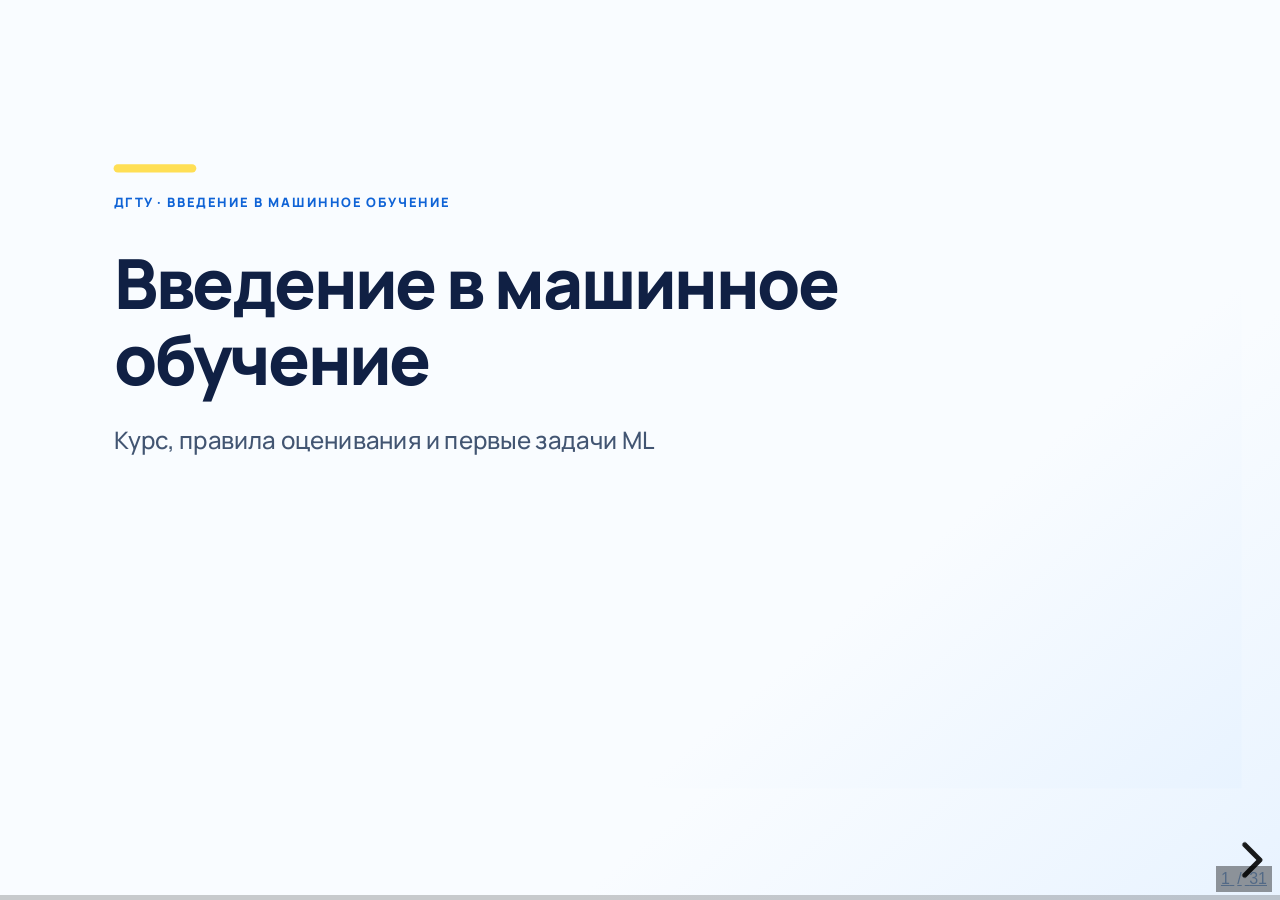
<file: materials/Пара1/index.html>
<!doctype html>
<html lang="ru">
<head>
  <meta charset="utf-8">
  <meta name="viewport" content="width=device-width, initial-scale=1">
  <title>Пара 1 — Введение в машинное обучение</title>
  <link rel="stylesheet" href="vendor/reveal.js/reveal.css">
  <link rel="stylesheet" href="vendor/katex/dist/katex.min.css">
  <link rel="stylesheet" href="styles.css?v=20261020-1">
</head>
<body>
  <div class="reveal"><div class="slides">

    <section id="s01" class="title-slide" data-transition="fade">
      <p class="eyebrow">ДГТУ · Введение в машинное обучение</p>
      <h1>Введение в машинное обучение</h1>
      <p class="lead">Курс, правила оценивания и первые задачи ML</p>
      <aside class="notes">0–2 мин. Представьтесь: чем занимаетесь, почему ведёте курс. Если есть собственный ML-кейс, назовите задачу и полученный результат за 60–90 секунд. Сегодня: программа и польза курса, правила оценивания, затем первая вводная по ML. Не обещайте трудоустройство после одного курса.</aside>
    </section>

    <section id="course-goals">
      <p class="eyebrow">О курсе</p><h2>Что вы сможете к концу семестра</h2><div class="three-lines"><p><strong>Поставить задачу</strong><span>определить объект, признаки и нужный ответ</span></p><p><strong>Построить решение</strong><span>обучить модель на табличных данных в Python</span></p><p><strong>Проверить качество</strong><span>сравнить с baseline и обнаружить утечку</span></p><p><strong>Объяснить результат</strong><span>защитить эксперимент и ответить на вопросы по ML</span></p></div>
      <aside class="notes">2–5 мин. Обозначьте результат через действия студента. Например: получил таблицу, понял, что предсказывать, построил простое решение, честно оценил и объяснил его. Фокус курса — классическое ML; он создаёт базу для дальнейшего изучения нейросетей.</aside>
    </section>

    <section id="course-weeks-1">
      <p class="eyebrow">О чём будем говорить</p><h2>От данных к первым моделям</h2>
      <ol class="topic-path"><li>Постановка задачи, признаки и целевая переменная</li><li>Подготовка данных, разбиение и оценка качества</li><li>Ближайшие соседи и расстояния</li><li>Линейная регрессия и градиентный спуск</li><li>Регуляризация, классификация и метрики</li></ol>
      <aside class="notes">5–8 мин. Проведите аудиторию по темам курса без календаря: сначала формулируем задачу и учимся проверять качество, затем разбираем модели и способы обучения. Математику вводим по мере необходимости. Это маршрут курса, а не список тем сегодняшней пары.</aside>
    </section>

    <section id="course-weeks-2">
      <p class="eyebrow">О чём будем говорить</p><h2>От отдельных моделей к полному решению</h2>
      <ol class="topic-path"><li>Деревья решений и подбор гиперпараметров</li><li>Случайный лес, градиентный бустинг и CatBoost</li><li>SVM и работа с признаками</li><li>Pipeline, кросс-валидация и интерпретация</li><li>Кластеризация, PCA и самостоятельный ML-эксперимент</li></ol>
      <aside class="notes">8–10 мин. Продолжите маршрут: от отдельных моделей к ансамблям, затем к воспроизводимому эксперименту. Объясните связи между темами, не закрепляя их за неделями. Соревнования дадут возможность собрать изученное в самостоятельное решение.</aside>
    </section>



    <section id="interviews">
      <p class="eyebrow">Зачем нужна база ML</p><h2>Где нужна база машинного обучения</h2>
      <div class="company-list"><p><strong>Яндекс</strong><span>Постановка задачи, данные, выбор модели и метрики</span></p><p><strong>SberDevices</strong><span>Разбиение данных, оптимизация, линейные модели и ансамбли</span></p><p><strong>Т-Банк</strong><span>Отдельное техническое интервью для ML-инженеров</span></p><p><strong>Авито</strong><span>Работа с признаками, метриками и экспериментами в DS</span></p></div><p class="muted">Темы курса нужны и на собеседованиях, и в работе. Требования зависят от роли.</p><p class="source-line"><a href="https://yandex.ru/jobs/interview/mldev?turbo=true">Яндекс</a> · <a href="https://sberdevices.ru/career/ML/interview/">SberDevices</a> · <a href="https://www.tbank.ru/career/it/interview/ml/">Т-Банк</a> · <a href="https://github.com/avito-tech/playbook/blob/master/ds-skills.md">Авито: компетенции DS</a></p>
      <aside class="notes">10–14 мин. Назовите четыре компании. Яндекс и SberDevices публикуют темы ML-секций. У Т-Банка есть отдельная страница интервью ML-инженеров. Для Авито ссылаемся на публичную матрицу компетенций DS, а не выдаём её за перечень вопросов собеседования. У junior указаны эксперименты с метриками, признаками и гиперпараметрами. Курс даёт базу, конкретная роль может требовать дополнительные знания. Официальные источники проверены 20.10.2026.</aside>
    </section>

    <section id="interview-questions">
      <p class="eyebrow">Примеры вопросов по темам курса</p><h2>Что нужно уметь объяснять</h2><div class="three-lines"><p><strong>Проверка качества</strong><span>Почему нельзя обучать и оценивать на одних данных?</span></p><p><strong>Выбор метрики</strong><span>Почему accuracy = 99% может скрывать плохую модель?</span></p><p><strong>Устройство модели</strong><span>Чем случайный лес отличается от бустинга?</span></p></div><p class="muted">По ходу курса научимся рассуждать и проверять ответы экспериментом.</p>
      <aside class="notes">14–17 мин. Это наши учебные примеры вопросов по перечисленным темам, не дословные вопросы конкретной компании. Не требуйте ответов сегодня. Пример для 99%: если мошеннических операций 1%, ответ «всегда обычная» даёт 99% accuracy и не находит мошенничество. Умение объяснить базу полезно и при выборе готовых решений в работе.</aside>
    </section>

    <section id="grading">
      <p class="eyebrow">Оценивание</p><h2>Базовый максимум за семестр: 100 баллов</h2><table class="sample-table grading-table"><thead><tr><th>Компонент</th><th>За работу</th><th>Всего</th></tr></thead><tbody><tr><td>4 внезапных опроса</td><td>до 5</td><td>20</td></tr><tr><td>2 соревнования Kaggle</td><td>до 25</td><td>50</td></tr><tr><td>2 защиты решений</td><td>до 15</td><td>30</td></tr><tr class="total-row"><td>Итого</td><td></td><td>100</td></tr></tbody></table><p class="muted">Еженедельные практики помогают подготовиться; отдельные баллы за них не начисляются.</p>
      <aside class="notes">17–21 мин. Проговорите каждую составляющую. Четыре опроса дают 20, два решения 50, две защиты 30. Это абсолютная сумма баллов, а не оценка относительно места одногруппника. Не обещайте дополнительные баллы за посещаемость или обычные практики: таких правил нет в документе курса. Источник: syllabus/grading_and_homework.md.</aside>
    </section>

    <section id="competitions">
      <p class="eyebrow">Оцениваемая практика</p><h2>Два соревнования и две защиты</h2><div class="comparison"><div><h3>Решение: до 25 баллов</h3><p>Notebook, локальная валидация, таблица экспериментов и выводы.</p></div><div><h3>Защита: до 15 баллов</h3><p>Объяснить код, выбор модели, проверку качества и собственные изменения.</p></div></div><p class="muted">Kaggle Playground Series. До дедлайна каждого соревнования будет не меньше 2–3 недель.</p>
      <aside class="notes">21–24 мин. На каждое соревнование приходится до 40 базовых баллов вместе с защитой. Место на публичном leaderboard не заменяет воспроизводимое решение и защиту. По возможности задачи будут разными: классификация и регрессия. Публичные notebooks допустимы с указанием источника; студент должен объяснить свои изменения и их эффект. Детальная рубрика частичного начисления баллов ещё не задана; опубликуйте её до старта каждой работы.</aside>
    </section>

    <section id="quizzes">
      <p class="eyebrow">Опросы</p><h2>Четыре коротких опроса за курс</h2><div class="three-lines"><p><strong>Когда</strong><span>даты заранее не объявляются</span></p><p><strong>Сколько</strong><span>до 5 баллов за опрос; 20 за семестр</span></p><p><strong>Формат</strong><span>Testportal; 13 секунд на вопрос</span></p></div><p class="bottom-line">Первый зафиксированный уход со страницы теста блокирует попытку.</p>
      <aside class="notes">24–26 мин. Объясните правило до первого оцениваемого опроса. Попросите отключить уведомления и не переключать вкладки: потеря фокуса может фиксироваться платформой. До первого опроса преподаватель проверяет таймер и блокировку на пробной попытке. Не обещайте, что сервис запрещает системные скриншоты. Источник: syllabus/quiz_platform.md.</aside>
    </section>

    <section id="final-grade">
      <p class="eyebrow">Итоговая оценка</p><h2>Как баллы переводятся в оценку</h2><table class="sample-table grade-scale"><thead><tr><th>Итоговая сумма</th><th>Оценка</th></tr></thead><tbody><tr><td>Менее 61</td><td>2</td></tr><tr><td>От 61 до менее 76</td><td>3</td></tr><tr><td>От 76 до менее 91</td><td>4</td></tr><tr class="total-row"><td>91 и выше</td><td>5</td></tr></tbody></table><p class="muted">Итоговая сумма включает бонусы. Для золотой медали действует отдельное правило.</p>
      <aside class="notes">26–29 мин. Проверьте понимание границ: 60 — 2, 61 — 3, 76 — 4, 91 — 5. Не округляйте дробные баллы произвольно: интервалы заданы явно. На следующем слайде объясните бонусы. Источник: syllabus/grading_and_homework.md.</aside>
    </section>

    <section id="medals">
      <p class="eyebrow">Бонусы за соревнования</p><h2>Учебные медали</h2><table class="sample-table"><thead><tr><th>Медаль</th><th>Бонус за соревнование</th></tr></thead><tbody><tr><td>Бронза</td><td>+5 баллов</td></tr><tr><td>Серебро</td><td>+20 баллов</td></tr><tr class="total-row"><td>Золото</td><td>Итоговая оценка 5</td></tr></tbody></table><p class="muted">Бонусы двух соревнований суммируются. Золото в любом из них даёт 5 независимо от суммы.</p><p class="muted">Критерии учебных медалей будут опубликованы до старта соревнования.</p>
      <aside class="notes">29–31 мин. Это внутренние учебные медали курса, а не официальные медали Kaggle. Их критерии пока не определены: не называйте процентили, число призовых мест или минимальный score. Также до старта соревнования нужно опубликовать рубрику начисления неполных 25 и 15 баллов. Сохраняем уже записанные бонусы и правило золота. Источник: syllabus/grading_and_homework.md.</aside>
    </section>

    <section id="rating">
      <p class="eyebrow">Пример рейтинговой таблицы</p><h2>Все составляющие оценки видны в таблице</h2><table class="sample-table rating-table"><thead><tr><th>Участник</th><th>Опросы<br>/ 20</th><th>Kaggle<br>/ 50</th><th>Защиты<br>/ 30</th><th>Бонус</th><th>Итог</th><th>Оценка</th></tr></thead><tbody><tr><td>А</td><td>18</td><td>48</td><td>28</td><td>0</td><td>94</td><td>5</td></tr><tr><td>Б</td><td>16</td><td>41</td><td>25</td><td>+5</td><td>87</td><td>4</td></tr><tr><td>В</td><td>14</td><td>34</td><td>22</td><td>0</td><td>70</td><td>3</td></tr></tbody></table><p class="muted">Учебный пример. Итог = опросы + соревнования + защиты + бонусы.</p><p class="muted">В рабочей таблице каждый опрос, соревнование и защита учитываются отдельно.</p>
      <aside class="notes">31–33 мин. Это демонстрационные данные, а не действующий рейтинг группы. Посчитайте строку Б вслух: 16+41+25+5=87, значит 4. Покажите, что студент видит, откуда берётся сумма. Для золота итоговая 5 выставляется по правилу медали независимо от суммы; в примере золотых медалей нет. Конкретная ссылка на рабочий рейтинг будет выдана отдельно, если таблица ещё не создана.</aside>
    </section>

    <section id="s11">
      <p class="eyebrow">Теперь о предмете курса</p>
      <h2>Что вообще делает машинное обучение?</h2>
      <div class="comparison">
        <div><h3>Обычное правило</h3><p>Человек явно записывает, как из входных данных получить ответ.</p></div>
        <div><h3>Обучение по данным</h3><p>Алгоритм подбирает зависимость по примерам, а затем применяет её к новым объектам.</p></div>
      </div>
      <aside class="notes">33–36 мин. Правила и модели не противоположны абсолютно: обучение — тоже программа с заранее выбранным алгоритмом. Отличие в том, что конкретная зависимость определяется данными. Спросите: где всё-таки нужен человек? Ответ: постановка, данные, метрика, решение о применении.</aside>
    </section>

    <section id="when-ml">
      <p class="eyebrow">Постановка важнее алгоритма</p>
      <h2>Когда ML вообще уместен?</h2>
      <div class="three-lines">
        <p><strong>Есть задача</strong><span>решение после прогноза можно сформулировать</span></p>
        <p><strong>Есть данные</strong><span>достаточно репрезентативных примеров и законный доступ к ним</span></p>
        <p><strong>Есть проверка</strong><span>можно сравнить решение с простым правилом и измерить ошибку</span></p>
      </div>
      <p class="muted">Если надёжное правило решает задачу, ML может быть не нужен.</p>
      <aside class="notes">36–38 мин. После определения ML задайте вопрос «почему не просто if/else?». Если задача строго описывается коротким устойчивым правилом, нет смысла усложнять. ML полезен, когда зависимость сложна, есть данные и можно измерить выигрыш. Пример: проверка возраста по дате рождения — правило; оценка вероятности оттока — кандидат для ML. Подчеркните ограничения: сдвиг данных, приватность, стоимость ошибок.</aside>
    </section>

    <section id="s18">
      <p class="eyebrow">Разберём один пример</p>
      <h2>Можно ли предсказать цену квартиры?</h2>
      <p class="big-question">Площадь 62 м² · 7 этаж · 12 минут до метро</p>
      <p class="muted">Каких сведений не хватает? И что именно мы хотим получить?</p>
      <aside class="notes">38–41 мин. Начните вводную с конкретной задачи: по сведениям о квартире предсказать цену. Попросите в чате назвать недостающие данные: район, состояние, дата, тип дома. Названия типов задач введём после примера. Выбор алгоритма не заменяет хорошую постановку.</aside>
    </section>

    <section id="s19">
      <p class="eyebrow">Объекты, признаки, ответ</p>
      <h2>Что модель получает при обучении</h2>
      <table class="sample-table">
        <thead><tr><th>Квартира</th><th>Площадь</th><th>Этаж</th><th>Район</th><th>Цена</th></tr></thead>
        <tbody>
          <tr><td>A</td><td>42</td><td>3</td><td>Центр</td><td>8,1 млн</td></tr>
          <tr><td>B</td><td>68</td><td>9</td><td>Север</td><td>9,4 млн</td></tr>
          <tr><td>C</td><td>55</td><td>5</td><td>Центр</td><td>10,2 млн</td></tr>
          <tr><td>Новая</td><td>62</td><td>7</td><td>Север</td><td class="unknown">?</td></tr>
        </tbody>
      </table>
      <p class="muted small">Числа вымышлены; трёх квартир недостаточно для реальной модели.</p>
      <aside class="notes">41–44 мин. Строка — объект. Площадь, этаж, район — признаки. Цена — целевая переменная. У новой квартиры цена неизвестна. Уточните, что реальный датасет требует обработки категориальных признаков, проверки пропусков и происхождения данных. Таблица только иллюстрирует постановку.</aside>
    </section>

    <section id="s12">
      <p class="eyebrow">Главное деление задач</p>
      <h2>Есть правильный ответ для обучения?</h2>
      <div class="comparison">
        <div><h3>С учителем</h3><p>Для каждого учебного объекта известен ответ <code>y</code>. Модель учится предсказывать его для новых объектов.</p><p class="example">Цена квартиры, спам-письмо</p></div>
        <div><h3>Без учителя</h3><p>Готового ответа <code>y</code> нет. Ищем структуру в самих признаках.</p><p class="example">Группы клиентов, сжатие признаков</p></div>
      </div>
      <p class="muted">Ещё есть обучение с подкреплением: выбор действий по награде. Его здесь подробно не изучаем.</p>
      <aside class="notes">44–47 мин. Сопоставьте с квартирой: известные цены прошлых сделок — учитель. Без target можно, например, искать группы похожих квартир. Это два режима обучения, а не две библиотеки. Кратко упомяните обучение с подкреплением: агент учится выбирать действия по награде; оно за пределами основного курса.</aside>
    </section>

    <section id="s13">
      <p class="eyebrow">Обучение с учителем</p>
      <h2>Ответ — число или категория?</h2>
      <div class="comparison">
        <div><h3>Регрессия</h3><p>Предсказываем число: цену, спрос, время доставки.</p><div class="formula">\[\hat y\in\mathbb R\]</div></div>
        <div><h3>Классификация</h3><p>Предсказываем класс: спам/не спам, отток/остался.</p><div class="formula">\[\hat y\in\{0,1,\ldots,K-1\}\]</div></div>
      </div>
      <aside class="notes">47–50 мин. Дайте аудитории два контрастных примера и попросите определить тип. Формулы здесь лишь фиксируют тип результата: действительное число или один из конечного набора классов. Классификатор может также выдавать вероятности классов — это отдельно разберём позже. Если кто-то спрашивает про прогноз рейтинга 1–5, допустимы разные постановки; зависит от смысла и метрики.</aside>
    </section>

    <section id="s14">
      <p class="eyebrow">Обучение без учителя</p>
      <h2>Ищем структуру без целевой переменной</h2>
      <div class="three-lines">
        <p><strong>Кластеризация</strong><span>похожие объекты собираются в группы</span></p>
        <p><strong>Снижение размерности</strong><span>представляем данные меньшим числом координат</span></p>
        <p><strong>Аномалии</strong><span>ищем необычные наблюдения — обзорно</span></p>
      </div>
      <p class="muted">Нет гарантии, что найденные группы совпадут с «настоящими» категориями.</p>
      <aside class="notes">50–52 мин. Покажите разные цели без учителя: кластеризация, снижение размерности, поиск аномалий. Кластер — результат выбранных признаков и меры близости, а не заранее известный класс. K-Means и DBSCAN группируют объекты; PCA уменьшает число координат. Подробности на неделе 15. Обнаружение аномалий также бывает с учителем, если есть размеченные примеры.</aside>
    </section>

    <section id="s17">
      <p class="eyebrow">Проверка понимания</p>
      <h2>Какую задачу здесь решают?</h2>
      <div class="three-lines quiz">
        <p><strong>А</strong><span>По истории поездок предсказать длительность новой поездки</span></p>
        <p><strong>Б</strong><span>По размеченным письмам определить спам</span></p>
        <p><strong>В</strong><span>Разбить клиентов без меток на похожие группы</span></p>
      </div>
      <p class="fragment reveal-answer">А — регрессия; Б — классификация; В — кластеризация.</p>
      <aside class="notes">52–55 мин. Дайте минуту на ответы в чате до раскрытия фрагмента. Затем спросите не только название, но и признак решения: у А ответ числовой, у Б известные классы, у В меток нет. Если ответы расходятся, повторите слайд про обучение с учителем и без, а не двигайтесь дальше механически.</aside>
    </section>

    <section id="task-or-algorithm">
      <p class="eyebrow">Не путать постановку и метод</p>
      <h2>«Классификация» — задача, «дерево» — алгоритм</h2>
      <div class="comparison">
        <div><h3>Вопрос к задаче</h3><p>Какой ответ нужен? Есть ли размеченные примеры? Какова цена ошибки?</p></div>
        <div><h3>Вопрос к алгоритму</h3><p>Как строится зависимость? Какие данные подходят? Как проверим, что он лучше baseline?</p></div>
      </div>
      <p class="bottom-line">Одна задача обычно допускает несколько разных алгоритмов.</p>
      <aside class="notes">55–57 мин. Для спама можно попробовать логистическую регрессию, дерево, бустинг, нейросеть. Название задачи не диктует модель. И наоборот: KNN может решать и регрессию, и классификацию. Это частый источник путаницы у новичков. Спросите, может ли дерево предсказывать цену квартиры; ответ да — дерево регрессии.</aside>
    </section>

    <section id="s15">
      <p class="eyebrow">Карта алгоритмов · с учителем</p>
      <h2>Разные способы построить предсказание</h2>
      <div class="algorithm-grid">
        <p><strong>KNN</strong><span>смотрит на соседей</span></p>
        <p><strong>Линейные модели</strong><span>учат веса признаков</span></p>
        <p><strong>Деревья</strong><span>задают последовательность вопросов</span></p>
        <p><strong>Ансамбли</strong><span>объединяют несколько моделей</span></p>
        <p><strong>SVM</strong><span>ищет границу с запасом</span></p>
      </div>
      <aside class="notes">57–59 мин. Короткий обзор механизмов, без вывода формул и сравнения победителей. Все эти семейства допускают варианты для регрессии и классификации. Обсудите один пример: KNN ищет похожие квартиры, дерево задаёт пороговые вопросы. Остальные методы разберём в соответствующих неделях.</aside>
    </section>

    <section id="s21">
      <p class="eyebrow">Смысл обучения</p><h2>Как модель учится на примерах</h2>
      <div class="three-lines"><p><strong>Строит прогноз</strong><span>По площади и району оценивает цену квартиры</span></p><p><strong>Измеряет ошибку</strong><span>Сравнивает прогноз с известной ценой сделки</span></p><p><strong>Ищет зависимость</strong><span>Алгоритм выбирает модель, уменьшающую ошибку</span></p></div><p class="bottom-line">Цель обучения: предсказывать цены новых квартир.</p>
      <aside class="notes">59–62 мин. Объясните смысл обучения без команд библиотеки. В качестве примера возьмите линейную модель цены по площади: сначала у неё неудачный наклон, затем алгоритм находит более подходящие коэффициенты. Функция потерь задаёт, какие ошибки штрафовать. Не каждый алгоритм буквально повторяет эти шаги: линейная модель может решать систему уравнений, дерево выбирает разбиения, KNN сохраняет примеры. Снижение ошибки на обучении ещё не гарантирует качества на новых квартирах.</aside>
    </section>

    <section id="memorization">
      <p class="eyebrow">Обобщение на новые данные</p><h2>Недообучение и переобучение</h2>
      <div class="comparison"><div><h3>Недообучение · underfitting</h3><p>Модель слишком груба и пропускает зависимость.</p><p>Ошибка велика и на train, и на новых данных.</p><p class="example">Всем квартирам назначает одну цену.</p></div><div><h3>Переобучение · overfitting</h3><p>Модель подстраивается под шум и детали train.</p><p>На train ошибка мала, на новых данных велика.</p><p class="example">Запомнила цены учебных квартир.</p></div></div><p class="muted">Это типичные признаки. Причину проверяем по данным и экспериментам.</p>
      <aside class="notes">62–65 мин. Спросите, почему модель с нулевой ошибкой на учебных квартирах может оказаться бесполезной. При недообучении выбранная модель не улавливает существенную зависимость. При переобучении она использует случайные особенности обучающей выборки. Пример с одной ценой иллюстрирует слишком грубое решение для неоднородных квартир, а не утверждает, что константа всегда плоха. Разрыв ошибок также бывает из-за сдвига распределения. Следующий слайд объясняет механизмы через bias и variance.</aside>
    </section>

    <section id="bias-variance">
      <p class="eyebrow">Почему сложнее не всегда лучше</p><h2>Bias–Variance Tradeoff</h2>
      <div class="bias-definitions"><p><strong>Bias · смещение</strong><span>Насколько средний прогноз по разным train отличается от истинной зависимости</span></p><p><strong>Variance · разброс</strong><span>Насколько меняется прогноз, если обучить модель на другом train</span></p></div><svg class="bias-chart" viewBox="0 0 1300 300" role="img" aria-labelledby="bv-title bv-desc"><title id="bv-title">Схема компромисса между смещением и разбросом</title><desc id="bv-desc">При росте гибкости квадрат смещения обычно снижается, разброс растёт, а ожидаемая ошибка на новых данных имеет минимум между крайностями. Это схема, не экспериментальные измерения.</desc><path d="M80 25 V245 H1210" fill="none" stroke="#60718c" stroke-width="2"/><path d="M100 45 C300 180 550 212 1180 215" fill="none" stroke="#1168e8" stroke-width="5"/><path d="M100 220 C530 220 850 205 1180 45" fill="none" stroke="#bd8610" stroke-width="5"/><path d="M100 36 C300 158 490 188 640 180 S980 120 1180 30" fill="none" stroke="#102044" stroke-width="5"/><path d="M100 233 H1180" stroke="#8a98aa" stroke-width="2" stroke-dasharray="10 8"/><text x="10" y="22">Ошибка</text><text x="170" y="132" fill="#1168e8">Bias²</text><text x="990" y="188" fill="#a16e00">Variance</text><text x="570" y="140" fill="#102044">Ошибка на новых данных</text><text x="105" y="280">Проще</text><text x="500" y="280">Гибкость модели</text><text x="1070" y="280">Сложнее</text></svg><p class="formula-caption">Для квадратичной ошибки: ожидаемая ошибка = Bias² + Variance + шум.</p><p class="muted">Классическая схема. Гибкость выбираем по validation.</p>
      <aside class="notes">65–72 мин. Предложите мысленный эксперимент: много раз собираем разные обучающие наборы одинакового размера из одного распределения и предсказываем цену одной и той же квартиры. Bias — отличие среднего прогноза от истинной средней цены при этих признаках. Variance — разброс прогнозов между такими обучениями. Грубая модель может стабильно ошибаться, гибкая — сильно реагировать на состав train. На схеме Bias² падает, variance растёт, их сумма с неустранимым шумом даёт ожидаемую квадратичную ошибку. Шум показан пунктирной горизонталью. Это иллюстрация типичного режима, не универсальный закон формы кривых. Не называйте variance разбросом цен квартир или ошибками одной модели. При переобучении пробуем ограничение глубины, регуляризацию или больше независимых данных; при недообучении — более выразительную модель и полезные признаки. Выбор проверяем на validation. Источники: https://www.teach.cs.toronto.edu/~csc311notes/bias_variance_decomposition/bv.html и https://scikit-learn.org/stable/auto_examples/ensemble/plot_bias_variance.html .</aside>
    </section>

    <section id="s22">
      <p class="eyebrow">Честная проверка</p>
      <h2>Успех на знакомых квартирах ещё не успех</h2>
      <div class="three-lines">
        <p><strong>Train</strong><span>обучаем модель и строим простой baseline</span></p>
        <p><strong>Validation</strong><span>сравниваем варианты и выбираем настройки</span></p>
        <p><strong>Test</strong><span>один раз оцениваем выбранное решение</span></p>
      </div>
      <aside class="notes">72–75 мин. Аналогия: проверять студента по ответам, которые он только что заучил, бессмысленно для оценки переноса знаний. В реальной практике схемы разделения зависят от данных, времени и объёма выборки; здесь только принцип. Нельзя подбирать гиперпараметры по test. Позже вернёмся к этому подробно.</aside>
    </section>

    <section id="features-and-leakage">
      <p class="eyebrow">Почему оценка бывает обманчивой</p><h2>Утечка данных · Data Leakage</h2>
      <p class="leakage-definition">В обучение или настройку попадает информация, которая была бы недоступна при честном прогнозе.</p><div class="three-lines leakage-list"><p><strong>Ответ в признаках</strong><span>Комиссия, вычисленная из итоговой цены продажи</span></p><p><strong>Данные из будущего</strong><span>История клиента после даты прогноза оттока</span></p><p><strong>Пересечение выборок</strong><span>Дубликаты или связанные объекты в train и validation</span></p><p><strong>Обработка до split</strong><span>Отбор признаков или заполнение пропусков по всей выборке</span></p></div><p class="muted">Сначала разделяем данные. Обработку обучаем на train. Test сохраняем для финальной оценки.</p>
      <aside class="notes">75–79 мин. Покажите четыре механизма утечки. Комиссия, равная проценту итоговой цены, косвенно раскрывает target. Действия клиента после даты прогноза раскрывают будущее. Копии одного объявления в разных выборках позволяют узнать учебный объект. Средние для заполнения пропусков и отбор признаков нельзя вычислять по всей выборке до split: validation и test начинают влиять на обучение. Если предсказываем для новых клиентов, делим по клиентам; если будущее — по времени. Связанные объекты опасны, когда такое пересечение не соответствует сценарию применения. Постоянный подбор модели по test тоже загрязняет оценку. Высокое качество само по себе не доказывает утечку.</aside>
    </section>

    <section id="s23">
      <p class="eyebrow">Простая точка сравнения</p><h2>Модель должна быть полезнее простого прогноза</h2><div class="comparison"><div><h3>Baseline</h3><p>Для каждой квартиры предсказываем медиану цен из train.</p></div><div><h3>MAE</h3><p>Средняя абсолютная ошибка. Чем меньше, тем лучше.</p><div class="formula">\[\operatorname{MAE}=\frac{1}{m}\sum_{j=1}^{m}|y_j-\hat y_j|\]</div></div></div><p class="bottom-line">Ошибки 1, 2 и 1 млн ₽: MAE ≈ 1,33 млн ₽</p><p class="muted">Baseline и модель сравниваем на одних отложенных данных.</p>
      <aside class="notes">79–82 мин. Медиану вычисляем только по train. Для MAE медиана — естественный константный baseline: она минимизирует сумму абсолютных отклонений на train. Попросите посчитать (1+2+1)/3 и назвать единицу измерения. Числа учебные. Модели сравниваем по validation, а test оставляем для финальной оценки выбранного решения. Средняя цена тоже возможный baseline; она оптимальна среди констант для квадратичной ошибки, не для MAE.</aside>
    </section>

    <section id="s24">
      <p class="eyebrow">Что задаём, а что учим</p>
      <h2>Параметр ≠ гиперпараметр</h2>
      <div class="comparison">
        <div><h3>Параметр</h3><p>Определяется из обучающих данных. У линейной модели — веса <code>w</code> и сдвиг <code>b</code>.</p><div class="formula">\[\hat y=w^{\mathsf T}x+b\]</div></div>
        <div><h3>Гиперпараметр</h3><p>Задаётся до обучения и настраивается по validation. У KNN — число соседей <code>k</code>.</p></div>
      </div>
      <aside class="notes">82–84 мин. Не погружайтесь в вывод линейной модели. Верхнее T — запись скалярного произведения. Спросите, что из примеров будет искать алгоритм, а что нужно выбрать до fit. В строгом смысле выбор гиперпараметров сам является процедурой настройки по данным, но это не внутренние параметры одной обученной модели. Test для такого выбора не используем.</aside>
    </section>

    <section id="s25">
      <p class="eyebrow">Собираем картину</p>
      <h2>Полный маршрут ML-решения</h2>
      <p class="route-list"><span>Задача и метрика</span><span>Данные и разбиение</span><span>Baseline и модель</span><span>Проверка и анализ ошибок</span></p>
      <p class="muted">Маршрут итеративный: плохой результат часто возвращает нас к данным или постановке.</p>
      <aside class="notes">84–86 мин. Пройдите маршрут на квартире. Метрику и способ проверки определяем при постановке, до выбора модели; положение слова «метрика» в цепочке означает вычисление результата. Данные сначала разделяем, статистики preprocessing и baseline считаем на train. Повторное улучшение опирается на validation, test используем в конце. Baseline в сегодняшнем примере — медиана train.</aside>
    </section>



    <section id="s27">
      <p class="eyebrow">Итоги первой лекции</p><h2>Что разобрали сегодня</h2>
      <ol class="topic-path"><li>Как устроен курс и из чего складывается оценка</li><li>Что такое ML, признаки и целевая переменная</li><li>Регрессия, классификация и обучение без учителя</li><li>Как обучается модель и почему возникает переобучение</li><li>Bias–variance, честная проверка, утечки и baseline</li></ol>
      <aside class="notes">86–90 мин. Кратко свяжите разобранное в одну картину: сформулировали задачу, нашли признаки и target, выбрали тип задачи и обсудили обучение. Качество проверяем на новых данных, сравниваем с baseline и следим за утечками. Сложность выбираем с учётом недообучения и переобучения. Завершите ответами на вопросы аудитории.</aside>
    </section>

  </div></div>
  <script src="vendor/reveal.js/reveal.js"></script>
  <script src="vendor/reveal.js/plugin/notes.js"></script>
  <script src="vendor/katex/dist/katex.min.js"></script>
  <script src="vendor/katex/dist/contrib/auto-render.min.js"></script>
  <script>
    renderMathInElement(document.querySelector('.slides'), {
      delimiters: [
        { left: '\\[', right: '\\]', display: true },
        { left: '\\(', right: '\\)', display: false }
      ],
      ignoredTags: ['script', 'noscript', 'style', 'textarea', 'pre', 'code', 'option', 'aside'],
      throwOnError: false
    });
    Reveal.initialize({
      hash: true,
      controls: true,
      progress: true,
      slideNumber: 'c/t',
      transition: 'fade',
      transitionSpeed: 'fast',
      width: 1600,
      height: 900,
      margin: 0.06,
      center: false,
      plugins: [RevealNotes]
    });
    if (new URLSearchParams(window.location.search).has('post')) {
      document.querySelector('.reveal').classList.add('post-mode');
    }
  </script>
</body>
</html>
</file>
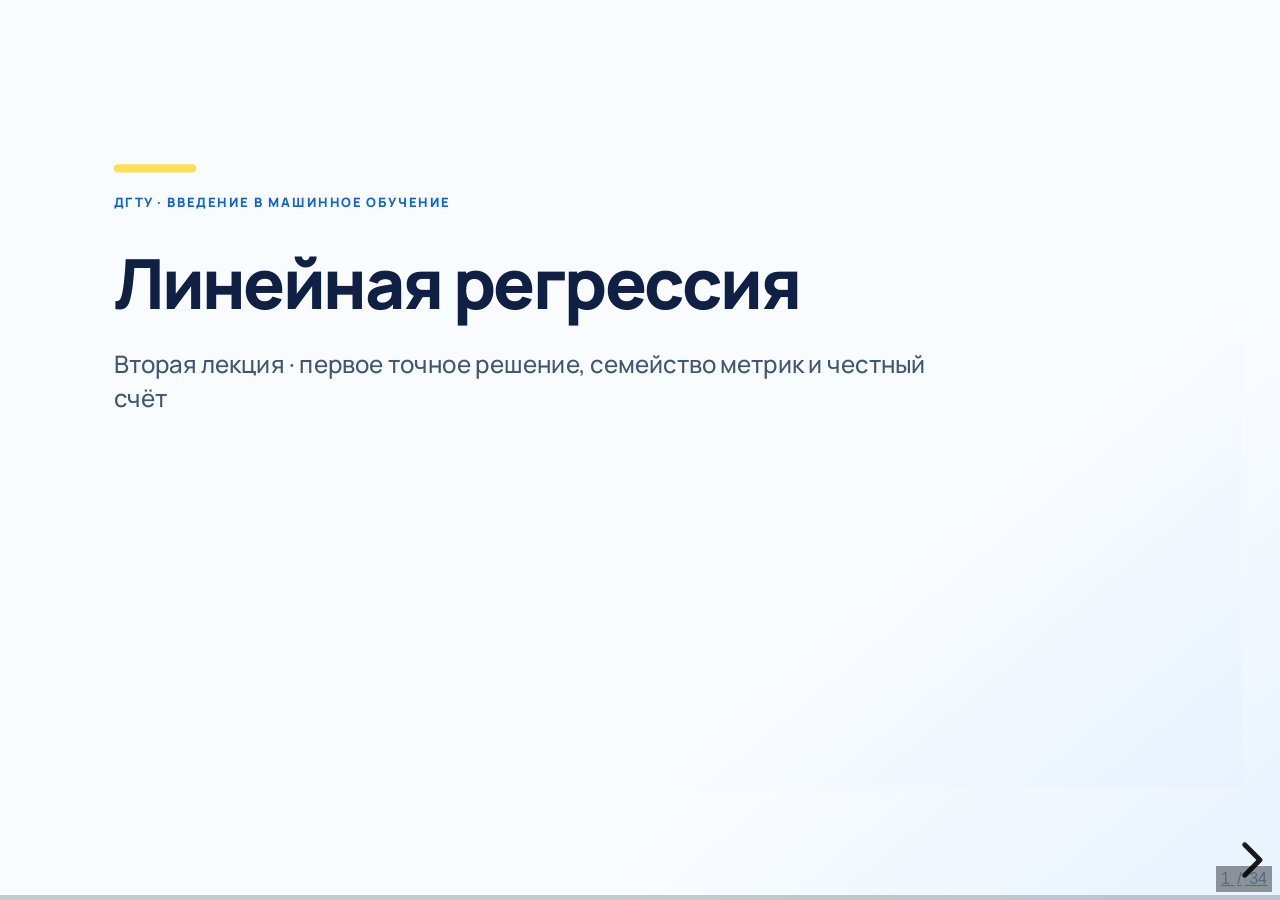
<file: materials/Пара2/index.html>
<!doctype html>
<html lang="ru">
<head>
  <meta charset="utf-8">
  <meta name="viewport" content="width=device-width, initial-scale=1">
  <meta http-equiv="Cache-Control" content="no-cache, no-store, must-revalidate">
  <title>Пара 2 — Линейная регрессия</title>
  <link rel="stylesheet" href="../Пара1/vendor/reveal.js/reveal.css">
  <link rel="stylesheet" href="../Пара1/vendor/katex/dist/katex.min.css">
  <link rel="stylesheet" href="styles.css?v=spot24">
</head>
<body>
  <div class="reveal"><div class="slides">

    <section id="s01" class="title-slide" data-transition="fade">
      <p class="eyebrow">ДГТУ · Введение в машинное обучение</p>
      <h1>Линейная регрессия</h1>
      <p class="lead">Вторая лекция · первое точное решение, семейство метрик и честный счёт</p>
      <aside class="notes">0–2 мин. Сегодня линейная регрессия: как категория становится столбцом, откуда берётся XᵀX w = Xᵀy и каким разрезом эту матрицу вообще можно собирать. KNN, градиентный спуск и Ridge не выводим. Если время кончится, сожмите Гаусса–Маркова и логарифм ответа. Не сжимайте one-hot со сдвигом, нормальные уравнения и четыре способа резать выборку.</aside>
    </section>

    <section id="question">
      <p class="eyebrow">Вопрос пары</p>
      <h2>Откуда берутся веса, если формулу можно решить точно?</h2>
      <p class="big-question">И какое число после этого можно называть качеством, а не удачной арифметикой на тех же точках?</p>
      <aside class="notes">2–6 мин. Попросите не называть пока «градиентный спуск». Сегодня минимум квадратов находится закрытой формой. Вторая половина вопроса возвращает протокол: train MSE — это не качество. Пример, который пройдём до конца: ответы 1, 2, 2 при признаке 1, 2, 3.</aside>
    </section>

    <section id="galton" class="tight">
      <p class="eyebrow">Откуда слово · Фрэнсис Гальтон, 1885–1886</p>
      <h2>Крайний рост родителей не переходит детям целиком</h2>
      <div class="three-lines">
        <p><strong>Высокие родители</strong><span>сыновья тоже высокие, но в среднем ниже отцов</span></p>
        <p><strong>Низкие родители</strong><span>сыновья тоже низкие, но в среднем выше отцов</span></p>
        <p><strong>Средние родители</strong><span>сыновья остаются около среднего по популяции</span></p>
      </div>
      <p class="bottom-line">Гальтон назвал это regression towards mediocrity: возврат отклонения к середине. Отсюда имя метода, не из экономики и не из нейросетей.</p>
      <aside class="notes">6–10 мин. Гальтон, двоюродный брат Дарвина, собирал рост родителей и взрослых детей. Женский рост приводил к мужской шкале множителем около 1,08 и брал среднее двух родителей: mid-parent. Статья: Galton, Regression towards mediocrity in hereditary stature, Journal of the Anthropological Institute, 1886, том 15. На слайде не произносите «Пирсон вывел метод наименьших квадратов». Квадраты опубликовал Лежандр в 1805 году, Гаусс пользовался ими раньше. Пирсон в 1896 году записал коэффициент корреляции. Имя regression принадлежит Гальтону.</aside>
    </section>

    <section id="galton-line" class="tight">
      <p class="eyebrow">Что именно легло на прямую</p>
      <h2>Линия проходит через средние сыновей, и она положе 45°</h2>
      <div class="metric-layout">
        <div class="plot-frame">
          <img src="figures/galton-line.svg" alt="Семьи вокруг прямой и средние сыновей на линии положе 45 градусов">
        </div>
        <div>
          <div class="formula">\[\mathbb E[y\mid x]=\mu+\beta(x-\mu)\]</div>
          <p>При близких разбросах \(\beta\) — корреляция. Она меньше 1, если связь не идеальна.</p>
          <p class="muted">Мелкая точка — семья, объект. Крупная — средний сын в этой группе. У Гальтона наклон около \(2/3\): линия 45° отдала бы сыну всё отклонение родителей.</p>
        </div>
      </div>
      <aside class="notes">10–15 мин. Мелкие точки — отдельные семьи, объекты. Крупные — средний рост сыновей в группе с данным ростом родителей: у Гальтона они легли почти на прямую, и прямая положе диагонали. Современная запись при равных дисперсиях: условное среднее сдвинуто к μ на долю β=ρ. Это не сила, которая тянет конкретного человека к норме. Шум в росте родителя детям не передаётся, поэтому группа, отобранная как крайняя, в следующем поколении ближе к середине. Тот же механизм без всякой биологии: отобрали худших по первой контрольной, вторая в среднем ближе к общей середине, даже если курс ничего не изменил. Не приписывайте этот сдвиг лечению. Общая формула без равных дисперсий: β = ρ σ_y / σ_x, и тогда наклон бывает и больше 1. «Откат» в бытовом смысле требует β между 0 и 1.</aside>
    </section>

    <section id="what-reg" class="tight">
      <p class="eyebrow">Что называют регрессией</p>
      <h2>Ответ — число. Модель говорит, каким оно бывает при этих признаках</h2>
      <div class="three-lines">
        <p><strong>Не класс</strong><span>регрессия не ставит метку «да / нет». Класс и вероятность — другая задача, даже если в названии есть слово regression</span></p>
        <p><strong>Условный ответ</strong><span>при фиксированном \(x\) число \(y\) всё ещё случайно. Регрессия выбирает, какую сводку этого распределения писать в прогноз</span></p>
        <p><strong>Сегодняшняя сводка</strong><span>условное среднее, и оно линейно по весам: \(\mathbb E[y\mid x]=x^{\top}w\)</span></p>
      </div>
      <aside class="notes">После Гальтона, до матрицы. Регрессия здесь — модель числового ответа, не классификатор. При одном и том же x ответы разбросаны: прямая не обещает точное y, она обещает сводку. Сегодня сводка — среднее. Медиану назовёте на MAE, квантиль — на pinball. Не уходите в логистическую регрессию: скажите, что общее только слово, следующая пара.</aside>
    </section>

    <section id="kinds" class="tight">
      <p class="eyebrow">Какие бывают</p>
      <h2>Четыре названия. Сегодня разбираем первые два</h2>
      <table class="sample-table mini-table">
        <thead>
          <tr><th>Название</th><th>Своими словами</th><th>Один пример</th></tr>
        </thead>
        <tbody>
          <tr><td>Простая линейная</td><td>одно число по одному признаку</td><td>20 + 2×площадь. 40 м² дают 100</td></tr>
          <tr><td>Множественная линейная</td><td>несколько признаков, на выходе всё равно одна цена</td><td>20 + 2×площадь + 3×этаж. 40 м² и 5 этаж дают 115</td></tr>
          <tr><td>Полиномиальная</td><td>та же цена, но среди признаков есть квадрат площади</td><td>график гнётся. Считается так же, не сегодня</td></tr>
          <tr><td>Логистическая</td><td>ответ не цена, а «купит» или «не купит»</td><td>к этой лекции не относится</td></tr>
        </tbody>
      </table>
      <p class="bottom-line">Первые две строки — эта пара. В обеих на выходе одно число.</p>
      <aside class="notes">Проговорите одну квартиру дважды. Только площадь: 20 плюс 2 умножить на 40 равно 100. Площадь и этаж: 20 плюс 80 плюс 3 умножить на 5 равно 115. Признаков стало два, ответ остался одной ценой. Это и есть разница простой и множественной. Полиномиальная — если в таблицу кроме площади положить площадь в квадрате: веса ищутся так же, линия на графике уже не прямая, неделя 6. Логистическая предсказывает класс, не цену. Если спросят «она тоже регрессия?»: в названии да, по задаче нет, неделя 7.</aside>
    </section>

    <section id="model">
      <p class="eyebrow">Модель</p>
      <h2>Прогноз — взвешенная сумма признаков и сдвиг</h2>
      <div class="formula hero-formula">\[\hat y = w_0 + w_1 x_1 + \cdots + w_d x_d = w^{\top} x\]</div>
      <div class="dataset-grid">
        <span>\(w_j\)</span><strong>вес: насколько меняется прогноз при +1 к признаку</strong>
        <span>\(w_0\)</span><strong>сдвиг, intercept: прогноз при нулевых признаках</strong>
        <span>остаток</span><strong>\(y - \hat y\), что модель не объяснила</strong>
      </div>
      <aside class="notes">6–10 мин. x здесь уже включает единицу, если есть intercept: иначе размерности не сойдутся. Назовите вслух: модель линейна по весам. Один признак — прямая, два — плоскость. Для классификации y — метки, и эта формула сегодня не про них.</aside>
    </section>

    <section id="design" class="tight">
      <p class="eyebrow">Матрица плана</p>
      <h2>Столбец единиц делает сдвиг обычным весом</h2>
      <div class="formula hero-formula">\[\hat y = Xw,\qquad
        X=\begin{bmatrix}1&amp;x_{11}&amp;\cdots&amp;x_{1d}\\ \vdots&amp;\vdots&amp;\ddots&amp;\vdots\\ 1&amp;x_{n1}&amp;\cdots&amp;x_{nd}\end{bmatrix}\]</div>
      <div class="formula product-line">\[\begin{bmatrix}1&amp;40&amp;5\end{bmatrix}
        \begin{bmatrix}20\\ 2\\ 3\end{bmatrix}
        =1\cdot 20+40\cdot 2+5\cdot 3=115\]</div>
      <p class="muted">Одна строка — одна квартира: 40 м², 5-й этаж. Единица умножается на сдвиг 20. Без единицы нулевая площадь стоила бы ноль.</p>
      <aside class="notes">Прочитайте нижнюю строку слева направо. Первая клетка 1 умножается на вес 20, это сдвиг. 40 умножается на 2, это площадь. 5 умножается на 3, это этаж. Сумма 20+80+15=115, та же квартира, что на слайде с видами регрессии. Если убрать единицу, останется 40·2+5·3=95, и нулевая площадь обязана стоить ноль. sklearn добавляет столбец единиц сам, fit_intercept=True.</aside>
    </section>

    <section id="encoding" class="tight">
      <p class="eyebrow">Категория как столбцы регрессии</p>
      <h2>One-hot ставит одну единицу. One-cold ставит один ноль</h2>
      <table class="sample-table mini-table code-table">
        <colgroup>
          <col class="district"><col><col>
        </colgroup>
        <thead>
          <tr><th>Район</th><th>one-hot</th><th>one-cold</th></tr>
        </thead>
        <tbody>
          <tr><td>Центр</td><td><span class="bits">1  0  0</span></td><td><span class="bits">0  1  1</span></td></tr>
          <tr><td>Север</td><td><span class="bits">0  1  0</span></td><td><span class="bits">1  0  1</span></td></tr>
          <tr><td>Юг</td><td><span class="bits">0  0  1</span></td><td><span class="bits">1  1  0</span></td></tr>
        </tbody>
      </table>
      <p class="muted">One-cold — это единица минус one-hot в каждой координате. Код района \(1,2,3\) не является ни тем ни другим: линейная регрессия прочитает его как «Юг в три раза больше Центра».</p>
      <aside class="notes">10–16 мин. Три района, три координаты. One-hot: ровно одна единица, объект попадает в свой столбец. One-cold: ровно один ноль, объект «выключен» в своём столбце и включён в чужих. Это не dummy и не label encoding. Покажите строку «Север»: one-hot (0,1,0), one-cold (1,0,1). В модель эти числа входят как обычные столбцы X, рядом с площадью и столбцом единиц. Словарь категорий потом строится только по train: категория, которой не было при обучении, не получает столбец.</aside>
    </section>

    <section id="encoding-picture" class="picture-slide">
      <p class="eyebrow">Те же три района</p>
      <h2>Единица в one-hot стоит там, где в one-cold стоит ноль</h2>
      <img src="figures/onehot.svg" alt="Сетки one-hot и one-cold для трёх районов">
      <aside class="notes">Синяя клетка — единица, бледная — ноль. One-cold получается, если в каждой клетке заменить 0 на 1 и 1 на 0. Следующий слайд: обе сетки вместе со столбцом единиц линейно зависимы.</aside>
    </section>

    <section id="encoding-rank" class="tight">
      <p class="eyebrow">Что это делает с уравнением</p>
      <h2>Оба кода вместе со сдвигом делают веса неединственными</h2>
      <div class="comparison">
        <div>
          <h3>One-hot</h3>
          <div class="formula">\[1_{\text{ц}}+1_{\text{с}}+1_{\text{ю}}=\mathbf 1\]</div>
          <p>Сумма трёх столбцов повторяет столбец единиц.</p>
        </div>
        <div>
          <h3>One-cold</h3>
          <div class="formula">\[c_{\text{ц}}+c_{\text{с}}+c_{\text{ю}}=2\mathbf 1\]</div>
          <p>В каждой строке две единицы, поэтому сумма столбцов равна двум столбцам единиц.</p>
        </div>
      </div>
      <p class="bottom-line mark">Сдвиг оставляют, один район выбрасывают. Его вес — разница с выброшенным районом.</p>
      <aside class="notes">16–22 мин. Это уже линейная регрессия, не предобработка отдельно от неё. Есть ненулевой d, для которого Xd=0, поэтому XᵀX вырождена и нормальные уравнения имеют бесконечно много w. Прогнозы Xw при этом могут совпадать: к решению прибавляется вектор из ядра. Выброшенный Юг — опорный уровень. w_центр отвечает на вопрос «насколько прогноз отличается от Юга при тех же остальных столбцах», а не «сколько стоит Центр». One-cold той же ловушки не избегает, пока не выброшен один столбец. В sklearn это OneHotEncoder(drop='first'), словарь учат на train. One-cold собирают как 1 − one-hot, отдельного класса нет.</aside>
    </section>

    <section id="normal" class="tight">
      <p class="eyebrow">Линейная регрессия</p>
      <h2>Нормальные уравнения</h2>
      <div class="metric-layout">
        <div>
          <div class="formula hero-formula mark">\[X^{\top}X\,w=X^{\top}y\]</div>
          <div class="three-lines">
            <p><strong>Что минимизируем</strong><span>\(Q(w)=\|y-Xw\|^{2}\). Множитель \(1/n\) вектор \(w\) не двигает</span></p>
            <p><strong>Градиент</strong><span>\(-2X^{\top}(y-Xw)\). Уравнение выше — это ноль градиента</span></p>
            <p><strong>Гессиан</strong><span>\(2X^{\top}X\) положительно полуопределён. Минимум глобальный. Один \(w\) — только если столбцы независимы</span></p>
          </div>
          <div class="formula">\[\begin{bmatrix}n&amp;\sum x_i\\ \sum x_i&amp;\sum x_i^{2}\end{bmatrix}\begin{bmatrix}a\\ b\end{bmatrix}=\begin{bmatrix}\sum y_i\\ \sum x_i y_i\end{bmatrix}\]</div>
        </div>
        <div class="plot-frame"><img src="figures/loss-steps.svg?v=2" alt="Ошибка падает с каждым шагом и приходит к нулю."></div>
      </div>
      <aside class="notes">Жёлтую формулу прочитайте первой. Справа шаги: ошибка на каждом шаге меньше и приходит к нулю. Q=||y−Xw||², ноль градиента даёт жёлтую формулу. Обратную матрицу не пишите. Нижнюю систему на доске не решайте.</aside>
    </section>

    <section id="rank" class="tight">
      <p class="eyebrow">Когда формула молчит</p>
      <h2>Прогноз может быть единственным, а веса — нет</h2>
      <div class="three-lines">
        <p><strong>Копия столбца</strong><span>one-hot или one-cold плюс сдвиг. Разные \(w\) дают один \(Xw\)</span></p>
        <p><strong>Почти копия</strong><span>малый шум в \(y\) сильно качает веса. Точечный прогноз при этом может почти не сдвинуться</span></p>
        <p><strong>Как считают</strong><span>систему решают через SVD или QR. Обращение \(X^{\top}X\) возводит обусловленность в квадрат</span></p>
      </div>
      <aside class="notes">46–52 мин. Пример: площадь и число комнат двигаются вместе. Коэффициент «за метр» нельзя произнести отдельно от «за комнату». Дисперсия оценки при сферических ошибках пропорциональна (XᵀX)⁻¹: маленькое собственное число раздувает дисперсию веса. sklearn.linear_model.LinearRegression не пишет обратную матрицу, внутри наименьшие квадраты через LAPACK; среди равных решений берётся минимальная норму весов. Регуляризация, которая чинит почти-копии, — неделя 6. Сегодня назовите дыру, не лечите её.</aside>
    </section>

    <section id="noise" class="tight">
      <p class="eyebrow">Вероятностное чтение</p>
      <h2>Квадрат — это гауссов шум. Модуль — лапласов</h2>
      <div class="comparison">
        <div>
          <h3>Нормальные ошибки</h3>
          <p>\(y=Xw+\varepsilon\), \(\varepsilon_i\) независимы и \(\mathcal N(0,\sigma^{2})\). Максимум правдоподобия совпадает с минимумом квадратов.</p>
        </div>
        <div>
          <h3>Тяжёлые хвосты</h3>
          <p>У распределения Лапласа правдоподобие совпадает с минимумом модуля. Замкнутой формы как у нормальных уравнений нет.</p>
        </div>
      </div>
      <p class="bottom-line">Квадрат тянет прямую к далёкой точке. Модуль смотрит скорее на то, где лежит большинство.</p>
      <aside class="notes">52–58 мин. Правдоподобие гауссова вектора пропорционально exp(−‖y−Xw‖²/(2σ²)). Логарифм переворачивает задачу в минимум RSS. Оценка σ² по максимуму правдоподобия — RSS/n; несмещённая — RSS/(n−p), где p — число столбцов. На паре хватает одной фразы про делитель, как с n и n−1 в дисперсии. Лаплас: exp(−|r|/b), оптимум константы — медиана. Картинку с выбросом откройте, если произнесённая фраза не считывается: файл figures/residuals в материалах линейных моделей, на слайд не вынесен, чтобы не плодить вторую графику.</aside>
    </section>

    <section id="blue" class="tight">
      <p class="eyebrow">Когда весу можно верить</p>
      <h2>Четыре условия</h2>
      <div class="three-lines short-lines">
        <p><strong>Среднее на прямой</strong><span>по столбцам из таблицы</span></p>
        <p><strong>Признак не из ошибки</strong><span>иначе вес съезжает</span></p>
        <p><strong>Промахи похожи</strong><span>один размер, не пачками</span></p>
        <p><strong>Столбцы разные</strong><span>иначе вес не произнести</span></p>
      </div>
      <p class="mark">Нормальный шум не нужен. Причину формула не даёт.</p>
      <aside class="notes">Теорема Гаусса–Маркова, название один раз. Четыре строки: среднее и правда линейно по этим столбцам; признак не связан с ошибкой; промахи одного размера и не ходят пачками; столбцы не копии. Если разброс разный, прямая часто не смещается, но уже не самая точная. Если забытый фактор сидит и в признаке, и в ответе, веса смещаются. Нормальный шум не нужен. Причинность формула не выдаёт. Если отстаёте, читайте только жёлтую полосу.</aside>
    </section>

    <section id="coef">
      <p class="eyebrow">Как читать \(w_j\)</p>
      <h2>Плюс один к признаку сдвигает прогноз на \(w_j\), при прочих равных в модели</h2>
      <div class="comparison">
        <div><h3>Что фраза значит</h3><p>Остальные столбцы зафиксированы, и сдвиг посчитан внутри той линейной записи, которую выбрали.</p></div>
        <div><h3>Чего она не значит</h3><p>Что признак причиняет ответ. Что вес устойчив, если столбцы ходят вместе. Что после стандартизации \(w_j\) всё ещё «рубли за метр».</p></div>
      </div>
      <aside class="notes">58–62 мин. Стандартизованный признак: вес относится к одному стандартному отклонению, не к одному метру. Дамми района: вес — разница прогноза относительно района, которого нет в столбцах, а не «вклад района вообще». Если два района почти не встречаются по отдельности от цены за метр, коэффициент не произносят. Причинный вопрос требует другой постановки; МНК её не подменяет.</aside>
    </section>

    <section id="roles">
      <p class="eyebrow">Две работы</p>
      <h2>Функция потерь ищет веса. Метрика судит решение</h2>
      <div class="comparison">
        <div><h3>Loss</h3><p>Её минимизируют на train. Квадрат удобен: есть градиент, гессиан и замкнутая форма.</p></div>
        <div><h3>Metric</h3><p>Её считают на объектах, которые веса не учили. Она может быть модулем, долей или квантилем.</p></div>
      </div>
      <p class="bottom-line">Учить MSE и сообщать MAE — нормальная пара. Называть их одним числом — нет.</p>
      <aside class="notes">Формулы иногда совпадают. Совпадение не сливает роли. Если бизнесу нужна типичная ошибка в рублях, отчёт — MAE или медиана остатка, даже если веса искали квадратом. Выбор метрики отчёта делают до просмотра test.</aside>
    </section>

    <section id="mse" class="metric-slide">
      <p class="eyebrow">MSE</p>
      <p class="gloss">средняя квадратичная ошибка, mean squared error</p>
      <h2>Квадрат сильно штрафует крупный промах</h2>
      <div class="metric-layout">
        <div>
          <div class="formula hero-formula">\[\mathrm{MSE}=\frac{1}{m}\sum_{j=1}^{m}(y_j-\hat y_j)^{2}\]</div>
          <p class="muted">Ошибки 1 и 3 входят как 1 и 9. Единицы — квадрат \(y\). Лучшая константа — среднее train.</p>
          <p class="bottom-line">На трёх точках: у прямой около 0,06, у «всегда говори 1,67» около 0,22. Это средний квадрат промаха.</p>
        </div>
        <div class="plot-frame"><img src="figures/loss-mse.svg" alt="Парабола штрафа квадрата"></div>
      </div>
      <aside class="notes">Это и функция потерь, по которой написаны нормальные уравнения, и возможная метрика отчёта. Множитель 1/m не меняет веса. На train прямая обязана победить столбец единиц: мы расширили пространство столбцов. На новых строках такого обещания нет.</aside>
    </section>

    <section id="rmse">
      <p class="eyebrow">RMSE</p>
      <p class="gloss">корень из средней квадратичной ошибки, root mean squared error</p>
      <h2>Корень возвращает единицы \(y\), но хвост остаётся главным</h2>
      <div class="formula hero-formula">\[\mathrm{RMSE}=\sqrt{\mathrm{MSE}}\]</div>
      <p class="muted">Число снова можно назвать в рублях или в сантиметрах роста. Крупная ошибка по-прежнему входит через квадрат, до корня.</p>
      <p class="bottom-line">RMSE — не «средняя ошибка». Среднюю ошибку в тех же единицах даёт MAE.</p>
      <aside class="notes">На трёх точках MSE прямой равен 1/18, RMSE равен 1/√18. Не упрощайте вслух до десятичной дроби, если не считали заранее. Скажите только: корень не отменяет то, что модель учили квадратом.</aside>
    </section>

    <section id="mae" class="metric-slide">
      <p class="eyebrow">MAE</p>
      <p class="gloss">средняя абсолютная ошибка, mean absolute error</p>
      <h2>Модуль отвечает в тех же единицах, что и target</h2>
      <div class="metric-layout">
        <div>
          <div class="formula hero-formula">\[\mathrm{MAE}=\frac{1}{m}\sum_{j=1}^{m}|y_j-\hat y_j|\]</div>
          <p class="muted">Ошибки 1, 2 и 3 дают MAE = 2. Лучшая константа — медиана, не среднее.</p>
          <p class="bottom-line">На трёх точках: средний модуль промаха у прямой около 0,22, у среднего около 0,44. МНК этого выигрыша не гарантирует.</p>
        </div>
        <div class="plot-frame"><img src="figures/loss-mae.svg" alt="Штраф модуля — ломаная из двух лучей"></div>
      </div>
      <aside class="notes">У модуля нет нормальных уравнений. Для одной константы оптимум — медиана: сдвиг влево и вправо перестаёт уменьшать сумму, когда объектов по обе стороны поровну. Учить можно квадратом, а бизнесу сообщать MAE. Это разные роли, даже если оба числа лежат в таблице.</aside>
    </section>

    <section id="outlier-picture" class="picture-slide">
      <p class="eyebrow">Один и тот же хвост</p>
      <h2>Квадрат тянет прямую к далёкой точке. Модуль почти не тянет</h2>
      <img src="figures/outlier-lines.svg" alt="Прямая квадрата смещена к выбросу, прямая модуля остаётся у большинства">
      <aside class="notes">Жёлтая точка — хвост. Сплошная прямая обучена квадратом и заметно легла ниже облака. Пунктир — модуль, он держится большинства. Это картинка к предыдущим двум слайдам, не новый датасет. Удалять хвост, потому что так меньше MSE, тоже решение, и его не подтверждают по test.</aside>
    </section>

    <section id="r2" class="metric-slide">
      <p class="eyebrow">\(R^{2}\)</p>
      <p class="gloss">коэффициент детерминации, доля разброса</p>
      <h2>Ноль значит «не лучше среднего», не «ноль точности»</h2>
      <div class="metric-layout">
        <div>
          <div class="formula hero-formula">\[R^{2}=1-\frac{\sum(y_j-\hat y_j)^{2}}{\sum(y_j-\bar y)^{2}}\]</div>
          <p class="muted">Левый столбик — разброс ответов вокруг своего среднего. Правый — то, что прямая не угадала. Правый в четыре раза ниже, поэтому R² = 0,75.</p>
          <p class="bottom-line">На новых данных \(R^{2}\) бывает отрицательным. <code>r2_score</code> берёт среднее того \(y\), который ему передали.</p>
        </div>
        <div class="plot-frame"><img src="figures/r2-bars.svg?v=plain2" alt="Сумма квадратов вокруг среднего 0,67 и вокруг прямой 0,17. Прямая забрала три четверти."></div>
      </div>
      <aside class="notes">Не говорите «75% точности». Знаменатель — сумма квадратов отклонений от среднего. Если в r2_score передали y_test, это среднее test. Учебник Яндекса советует константу-ориентир фиксировать по train, чтобы не подглядывать. Это разные процедуры. Добавление столбца на тех же точках почти обязано поднять train-R².</aside>
    </section>

    <section id="r2-adj">
      <p class="eyebrow">Adjusted \(R^{2}\)</p>
      <p class="gloss">скорректированный коэффициент детерминации</p>
      <h2>Лишний столбец на train больше не бесплатен</h2>
      <div class="formula hero-formula">\[R^{2}_{\mathrm{adj}}=1-(1-R^{2})\frac{n-1}{n-p}\]</div>
      <p class="muted">\(n\) — число строк, \(p\) — число столбцов вместе со сдвигом. Штраф уменьшает долю за каждый новый столбец.</p>
      <p class="bottom-line">Это поправка на той же выборке, не замена validation. Модели с разным преобразованием \(y\) им не сравнивают.</p>
      <aside class="notes">На трёх точках p=2, R²=3/4, adjusted = 1−(1/4)·2/1 = 1/2. Число упало, потому что строк мало, а столбцов два. Отрицательный adjusted возможен. Не используйте его, чтобы выбрать модель вместо отложенных строк.</aside>
    </section>

    <section id="mape">
      <p class="eyebrow">MAPE</p>
      <p class="gloss">средняя абсолютная процентная ошибка, mean absolute percentage error</p>
      <h2>Маленький ответ весит больше большого</h2>
      <div class="formula hero-formula">\[\mathrm{MAPE}=\frac{1}{m}\sum_{j=1}^{m}\frac{|y_j-\hat y_j|}{|y_j|}\]</div>
      <p class="muted">Промах делят на сам ответ. При ответе 0 делить не на что. На трёх точках: около 0,14 у прямой и около 0,33 у среднего.</p>
      <p class="bottom-line">На одной точке «вдвое выше» и «вдвое ниже» дают одно и то же. По разным \(y\) оптимум константы — взвешенная медиана с весами \(1/|y|\), и она тянется к меньшим ответам.</p>
      <aside class="notes">Не произносите «MAPE симметрична, значит оптимум несмещён». Симметрия относительной ошибки есть на одной точке. По выборке больших и маленьких y большой ответ входит с меньшим весом, константа смещается вниз. Отрицательный y требует отдельной договорённости, которой у обычного MAPE нет.</aside>
    </section>

    <section id="smape">
      <p class="eyebrow">sMAPE</p>
      <p class="gloss">симметричная средняя абсолютная процентная ошибка</p>
      <h2>Слово «симметричная» описывает формулу, не оптимум</h2>
      <div class="formula hero-formula">\[\mathrm{sMAPE}=\frac{1}{m}\sum_{j=1}^{m}\frac{2|y_j-\hat y_j|}{|y_j|+|\hat y_j|}\]</div>
      <p class="muted">Множитель 2 — соглашение. Встречается запись без него. В таблице надо назвать, какая именно.</p>
      <p class="bottom-line">При том же модуле ошибки больший прогноз раздувает знаменатель и уменьшает штраф. Оптимум снова съезжает вниз.</p>
      <aside class="notes">Ноль в знаменателе остаётся, когда и ответ, и прогноз нулевые: долю тогда договариваются отдельно, часто как ноль. sMAPE не лечит смещение MAPE. Она меняет его механизм: штраф падает, если предсказывать больше при фиксированном модуле.</aside>
    </section>

    <section id="rmsle">
      <p class="eyebrow">RMSLE</p>
      <p class="gloss">корень из средней квадратичной логарифмической ошибки</p>
      <h2>При том же модуле занижение весит больше завышения</h2>
      <div class="formula hero-formula">\[\mathrm{RMSLE}=\sqrt{\frac{1}{m}\sum_{j=1}^{m}\bigl(\log(1+y_j)-\log(1+\hat y_j)\bigr)^{2}}\]</div>
      <p class="muted">Метрика сравнивает порядки, не рубли. Ответ 100: прогноз 50 дальше в логарифме, чем прогноз 150.</p>
      <p class="bottom-line">Отрицательный \(y\) в \(\log(1+y)\) не подставить. Нулевые цены живут только за счёт единицы под логарифмом.</p>
      <aside class="notes">Посчитайте качественно, без калькулятора: log(101)−log(51) больше, чем log(151)−log(101). Поэтому недопрогноз на ту же величину дороже. Если бизнес считает деньги, RMSLE ему не пересказывает рублёвую ошибку. Единицу измерения пишите в таблице эксперимента.</aside>
    </section>

    <section id="pinball" class="metric-slide">
      <p class="eyebrow">Pinball</p>
      <h2>Квантиль \(\tau\) штрафует недопрогноз и перепрогноз по-разному</h2>
      <div class="metric-layout">
        <div>
          <div class="formula hero-formula">\[\rho_{\tau}(r)=\begin{cases}\tau r,&amp; r\ge 0\\(\tau-1)r,&amp; r&lt;0\end{cases}\]</div>
          <p class="muted">При \(\tau=1/2\) это половина модуля, и лучшая константа — медиана. При \(\tau&gt;1/2\) недопрогноз дороже.</p>
          <p class="bottom-line">Оптимум по константе — квантиль уровня \(\tau\), не среднее.</p>
        </div>
        <div class="plot-frame"><img src="figures/loss-pinball.svg" alt="Асимметричный штраф pinball"></div>
      </div>
      <aside class="notes">Субградиент по константе меняет знак, когда доля точек слева достигает τ. Если опоздание дороже раннего приезда, берут τ больше половины. На слайде r = y − ŷ: положительный остаток значит, что прогноз не добрал. Не уходите в доказательство для условного квантиля целиком; для константы знака субградиента достаточно.</aside>
    </section>

    <section id="huber" class="metric-slide">
      <p class="eyebrow">Хьюбер</p>
      <h2>Квадрат рядом с нулём, линейный рост дальше порога</h2>
      <div class="metric-layout">
        <div>
          <div class="formula hero-formula">\[H_{\delta}(r)=\begin{cases}\tfrac12 r^{2},&amp; |r|\le\delta\\ \delta\bigl(|r|-\delta/2\bigr),&amp; |r|&gt;\delta\end{cases}\]</div>
          <p class="muted">В нуле функция гладкая, в отличие от модуля. Хвост не получает квадратичного голоса.</p>
          <p class="bottom-line">Это loss для обучения, не число для отчёта. Порог \(\delta\) выбирают по validation.</p>
        </div>
        <div class="plot-frame"><img src="figures/loss-huber.svg" alt="Штраф Хьюбера: парабола в центре и прямые по краям"></div>
      </div>
      <aside class="notes">δ — гиперпараметр, как число соседей. Маленький δ ближе к модулю, большой — к квадрату. В отчёт бизнесу кладут MAE или RMSE, не значение Хьюбера. Связка «учили Хьюбером, сообщили MAE» нормальна, если так написано в строке эксперимента.</aside>
    </section>

    <section id="splits" class="tight">
      <p class="eyebrow">Где имеют право жить веса</p>
      <h2>Уравнение решают на train. Судят на других строках</h2>
      <div class="three-lines">
        <p><strong>Train</strong><span>столбцы, веса, среднее константы, \(\mu\) и \(\sigma\) преобразований</span></p>
        <p><strong>Validation</strong><span>какой набор столбцов, какая метрика отчёта, какой \(\delta\) у Хьюбера</span></p>
        <p><strong>Test</strong><span>один отчёт уже выбранного решения. Правка после него отменяет отчёт</span></p>
      </div>
      <p class="mark">Среднее, масштаб и словарь районов считают только на train.</p>
      <aside class="notes">Жёлтая полоса — то, что студенты уносят. Validation выбирает столбцы и метрику отчёта. Test этого выбора не делает.</aside>
    </section>

    <section id="split-kinds" class="tight">
      <p class="eyebrow">Как резать</p>
      <h2>Разрезов четыре. Честный тот, который повторяет будущий прогноз</h2>
      <img src="figures/splits.svg?v=heaps2" alt="Четыре схемы разреза: случайный, корзины цены, время, группа">
      <aside class="notes">Вторая строка — две кучи. В train и обычные, и дорогие, в test тоже. Жёлтая рамка — дорогая квартира, цвет заливки — сторона разреза. Корзины режут заранее. Сырую цену ножом разреза не делают. Случайный разрез — если строки ничем не связаны. Время не перемешивают. Дом не режут пополам.</aside>
    </section>

    <section id="split-breaks" class="tight">
      <p class="eyebrow">Где разрез ломает регрессию</p>
      <h2>Уравнение видит строки, которых в бою не будет</h2>
      <div class="three-lines">
        <p><strong>Без перемешивания</strong><span>таблица отсортирована по цене, и test оказывается другим режимом</span></p>
        <p><strong>Время перемешали</strong><span>завтрашняя цена стоит в train и учит вес для вчера</span></p>
        <p><strong>Группу разрезали по строкам</strong><span>один дом в train и в test. Прямая запоминает дом, а не зависимость</span></p>
        <p><strong>Словарь до split</strong><span>столбцы one-hot собраны по всей таблице, включая районы только из test</span></p>
      </div>
      <aside class="notes">Последний пункт свяжите с кодированием. OneHotEncoder, обученный на всех строках, добавляет в X столбец района, которого в train не было бы. Это уже другой состав матрицы в нормальных уравнениях. Категория только из test при честном словаре не получает вес: в прогнозе её столбцы нулевые, если handle_unknown это допускает. Не обещайте, что неизвестный район «как-нибудь усреднится».</aside>
    </section>

    <section id="leaks" class="tight">
      <p class="eyebrow">Что портит уравнение</p>
      <h2>В матрицу попало то, чего не будет в момент прогноза</h2>
      <div class="three-lines">
        <p><strong>Прокси ответа</strong><span>цена за метр, умноженная на площадь, восстанавливает цену. Веса будут красивыми и пустыми</span></p>
        <p><strong>Статистика до split</strong><span>среднее пропуска, \(\mu\) и \(\sigma\), словарь one-hot — только с train</span></p>
        <p><strong>Одна сущность дважды</strong><span>сделки одного дома или кадры одного видео по обе стороны: модель запоминает сущность</span></p>
      </div>
      <aside class="notes">Высокий score — повод проверить список. Пример: train 0, 0, 10 и test 10. μ train равно 10/3, среднее всех четырёх точек равно 5. Дальше проверка.</aside>
    </section>

    <section id="quiz" class="tight">
      <p class="eyebrow">Проверка</p>
      <h2>Какие утверждения верны?</h2>
      <div class="three-lines quiz">
        <p><strong>А</strong><span>Веса ищем шагами. На каждом шаге ошибка меньше</span></p>
        <p><strong>Б</strong><span>Веса стоят там, где сумма квадратов промахов меньше всего</span></p>
        <p><strong>В</strong><span>Район кодируют числами 1, 2, 3</span></p>
      </div>
      <p class="fragment reveal-answer">Верно А и Б. Шаги ведут к минимуму суммы квадратов. Коды 1, 2, 3 — не one-hot.</p>
      <aside class="notes">Минута в чат. А — график шагов, ошибка падает. Б — куда эти шаги приходят, и это же жёлтая формула. В неверно: Юг модель прочитает как втрое больший Центр. Ответ: А и Б.</aside>
    </section>

    <section id="close" class="closing-slide">
      <p class="eyebrow">Итог лекции</p>
      <h2>Что прошли</h2>
      <ul class="recap">
        <li>Прогноз — сдвиг плюс веса признаков</li>
        <li>Веса из одной формулы</li>
        <li>Район превращают в столбцы, один уровень выбрасывают</li>
        <li>Квадрат, модуль и доля разброса</li>
        <li>Учат на train, проверяют на других строках</li>
        <li>1 ноября смотрим задачу. Если ответ — класс, модель со следующей пары</li>
      </ul>
      <aside class="notes">Прочитайте шесть строк и остановитесь. Числа 0,67 и 0,75 не возвращайте. По задаче 1 ноября модель сегодня не строят: имя ответа, число или класс, метрика, константа, честный разрез.</aside>
    </section>

  </div></div>
  <script src="../Пара1/vendor/reveal.js/reveal.js"></script>
  <script src="../Пара1/vendor/reveal.js/plugin/notes.js"></script>
  <script src="../Пара1/vendor/katex/dist/katex.min.js"></script>
  <script src="../Пара1/vendor/katex/dist/contrib/auto-render.min.js"></script>
  <script>
    renderMathInElement(document.querySelector('.slides'), {
      delimiters: [
        { left: '\\[', right: '\\]', display: true },
        { left: '\\(', right: '\\)', display: false }
      ],
      ignoredTags: ['script', 'noscript', 'style', 'textarea', 'pre', 'code', 'option', 'aside'],
      throwOnError: false
    });
    Reveal.initialize({
      hash: true,
      controls: true,
      progress: true,
      slideNumber: 'c/t',
      transition: 'fade',
      transitionSpeed: 'fast',
      width: 1600,
      height: 900,
      margin: 0.06,
      center: false,
      plugins: [RevealNotes]
    });
    if (new URLSearchParams(window.location.search).has('post')) {
      document.querySelector('.reveal').classList.add('post-mode');
    }
  </script>
</body>
</html>
</file>
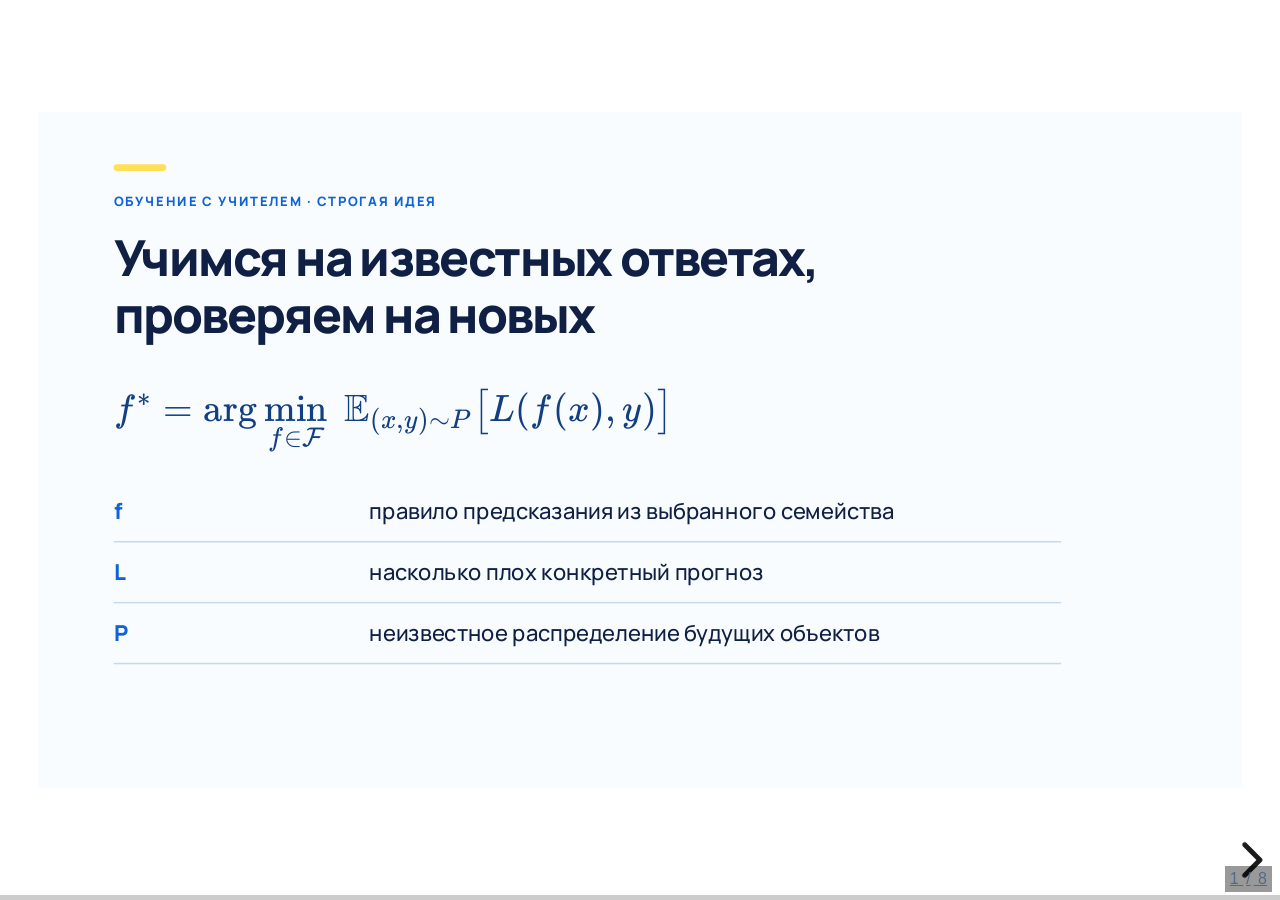
<file: materials/Пара1/appendix.html>
<!doctype html>
<html lang="ru">
<head>
  <meta charset="utf-8">
  <meta name="viewport" content="width=device-width, initial-scale=1">
  <title>Пара 1 — Дополнительные слайды</title>
  <link rel="stylesheet" href="vendor/reveal.js/reveal.css">
  <link rel="stylesheet" href="vendor/katex/dist/katex.min.css">
  <link rel="stylesheet" href="styles.css?v=20261018-1">
</head>
<body>
  <div class="reveal"><div class="slides">

    <section id="supervised-goal">
      <p class="eyebrow">Обучение с учителем · строгая идея</p>
      <h2>Учимся на известных ответах, проверяем на новых</h2>
      <div class="formula hero-formula">\[f^*=\arg\min_{f\in\mathcal F}\;\mathbb E_{(x,y)\sim P}\bigl[L(f(x),y)\bigr]\]</div>
      <div class="three-lines">
        <p><strong>f</strong><span>правило предсказания из выбранного семейства</span></p>
        <p><strong>L</strong><span>насколько плох конкретный прогноз</span></p>
        <p><strong>P</strong><span>неизвестное распределение будущих объектов</span></p>
      </div>
      <aside class="notes">Покажите математический идеал, не требуя вывести формулу: хотим минимизировать среднюю ошибку на будущих данных из того же контекста. P неизвестно, поэтому в реальности работаем с конечной выборкой и приближением ожидания. Укажите предположение о сопоставимости будущих и учебных данных: при сдвиге распределения даже честный тест прошлого может ошибаться. Термин «семейство моделей» означает набор допустимых функций f.</aside>
    </section>

    <section id="s20">
      <p class="eyebrow">Формальная запись</p>
      <h2>Обучающая выборка — пары «признаки, ответ»</h2>
      <div class="formula hero-formula">\[\mathcal D=\{(x_i,y_i)\}_{i=1}^{n}\]</div>
      <div class="dataset-grid">
        <span>​\(x_i\)</span><strong>признаки i-й квартиры</strong>
        <span>​\(y_i\)</span><strong>известная цена i-й квартиры</strong>
        <span>​\(n\)</span><strong>число обучающих примеров</strong>
      </div>
      <aside class="notes">Прочитайте формулу спокойно, не выводите её. D — набор из n пар, индекс i нумерует квартиры. x_i — строка признаков, y_i — ответ. Попросите показать, где в таблице x и где y. Формальная постановка supervised learning соответствует вводной лекции Тренировок по ML 1.0 Яндекса.</aside>
    </section>

    <section id="empirical-risk">
      <p class="eyebrow">От идеала к вычислению</p>
      <h2>На практике минимизируем ошибку на выборке</h2>
      <div class="formula hero-formula">\[\hat R(f)=\frac{1}{n}\sum_{i=1}^{n}L\bigl(f(x_i),y_i\bigr)\]</div>
      <p class="big-question">Но малая ошибка на обучении не гарантирует малую ошибку на новых объектах.</p>
      <aside class="notes">Свяжите с формулой математической цели: истинное ожидание неизвестно, поэтому заменяем его средним по обучающим примерам. Эта замена работает только при определённых предположениях о данных и не устраняет проблему переобучения. Запись общая: не всякий алгоритм буквально решает эту задачу через градиентный спуск; KNN, например, устроен иначе. Формула помогает понять, почему модели может быть выгодно «запоминать» обучающие объекты.</aside>
    </section>

    <section id="clusters-not-classes">
      <p class="eyebrow">Ключевое различие</p>
      <h2>Кластер — не готовый класс</h2>
      <div class="comparison">
        <div><h3>Классификация</h3><p>Метки заданы извне: «спам» и «не спам». Ошибку можно сравнить с известным ответом.</p></div>
        <div><h3>Кластеризация</h3><p>Алгоритм сам группирует объекты по выбранному признаковому описанию и мере близости.</p></div>
      </div>
      <p class="muted">Изменим признаки или масштаб — можем получить иные кластеры.</p>
      <aside class="notes">Пример: магазин хочет понять структуру покупательского поведения. Кластеры на сумме покупок и частоте визитов отличаются от кластеров на категориях товаров. Кластеры не имеют заранее заданной семантики; аналитик интерпретирует их после построения. Даже если назвать кластер «лояльные», это не делает его размеченным классом. Подчеркните влияние scaling и выбора расстояния.</aside>
    </section>

    <section id="algorithm-tradeoffs">
      <p class="eyebrow">Индуктивные предположения</p>
      <h2>Чем модели отличаются до запуска кода</h2>
      <div class="algorithm-grid">
        <p><strong>KNN</strong><span>близкие объекты имеют похожие ответы</span></p>
        <p><strong>Линейная</strong><span>вклад признаков можно сложить с весами</span></p>
        <p><strong>Дерево</strong><span>простые пороговые правила разбивают пространство</span></p>
        <p><strong>Лес</strong><span>усреднение снижает нестабильность деревьев</span></p>
        <p><strong>Бустинг</strong><span>новые модели исправляют ошибки ансамбля</span></p>
      </div>
      <aside class="notes">Это обзор полезных предположений, а не строгая характеристика всех вариантов. KNN чувствителен к расстоянию и масштабу; линейная модель понятна и быстра, но требует подходящего представления признаков; отдельное дерево может переобучаться; лес уменьшает вариацию; бустинг последовательно улучшает ансамбль. На вопрос «какую выбрать?» ответ: baseline, ограничения задачи и честная валидация. Не говорите, что бустинг всегда побеждает.</aside>
    </section>

    <section id="s16">
      <p class="eyebrow">Карта алгоритмов · без учителя</p>
      <h2>Здесь нет правильных ответов для обучения</h2>
      <div class="three-lines">
        <p><strong>K-Means</strong><span>ищет центры групп</span></p>
        <p><strong>DBSCAN</strong><span>находит плотные области и шум</span></p>
        <p><strong>PCA</strong><span>ищет направления максимальной вариации</span></p>
      </div>
      <p class="muted">Эти методы подробно разберём на 15-й неделе.</p>
      <aside class="notes">Важно различить задачу и алгоритм: кластеризация — задача; K-Means и DBSCAN — разные алгоритмы для неё. PCA — снижение размерности, не кластеризация. Не называйте PCA «обучением с учителем» только потому, что у метода есть fit().</aside>
    </section>

    <section id="split-trap">
      <p class="eyebrow">Разбиение данных · ловушка</p>
      <h2>Случайный split не всегда честен</h2>
      <div class="three-lines">
        <p><strong>Время</strong><span>для будущих продаж проверяем на более поздних сделках</span></p>
        <p><strong>Группы</strong><span>объекты одного клиента или дома не должны «подсказывать» друг другу</span></p>
        <p><strong>Test</strong><span>не используем его, чтобы выбирать признаки и настройки</span></p>
      </div>
      <aside class="notes">Объясните, что split должен имитировать реальное применение. Если прогнозируем будущие цены, случайное перемешивание прошлого и будущего может создать недоступную информацию. Если несколько строк относятся к одному клиенту/дому, их разнесение между train/test тоже может завысить качество. Если подбирать модель по test, он становится ещё одной validation-выборкой. Детали временных и групповых схем — позже.</aside>
    </section>

    <section id="metric-choice">
      <p class="eyebrow">Метрика — часть постановки</p>
      <h2>Одна точность не отвечает на все вопросы</h2>
      <div class="comparison">
        <div><h3>Цена квартиры</h3><p>MAE отвечает: на сколько рублей мы в среднем ошибаемся по модулю?</p></div>
        <div><h3>Поиск мошенничества</h3><p>Нужно отдельно думать о пропущенных случаях и ложных тревогах.</p></div>
      </div>
      <p class="muted">Выбор метрики зависит от того, какое решение принимают после прогноза.</p>
      <aside class="notes">Здесь не выводите precision/recall подробно — это неделя 8. Главное: метрику выбирают по цене ошибок и цели, до сравнения алгоритмов. В регрессии MAE интерпретируется в рублях. В мошенничестве высокая accuracy при редких положительных случаях может скрыть бесполезную модель, которая всегда говорит «нет». Не говорите, что есть универсальная правильная метрика.</aside>
    </section>

  </div></div>
  <script src="vendor/reveal.js/reveal.js"></script>
  <script src="vendor/reveal.js/plugin/notes.js"></script>
  <script src="vendor/katex/dist/katex.min.js"></script>
  <script src="vendor/katex/dist/contrib/auto-render.min.js"></script>
  <script>
    renderMathInElement(document.querySelector('.slides'), {
      delimiters: [
        { left: '\\[', right: '\\]', display: true },
        { left: '\\(', right: '\\)', display: false }
      ],
      ignoredTags: ['script', 'noscript', 'style', 'textarea', 'pre', 'code', 'option', 'aside'],
      throwOnError: false
    });
    Reveal.initialize({
      hash: true,
      controls: true,
      progress: true,
      slideNumber: 'c/t',
      transition: 'fade',
      transitionSpeed: 'fast',
      width: 1600,
      height: 900,
      margin: 0.06,
      center: false,
      plugins: [RevealNotes]
    });
    if (new URLSearchParams(window.location.search).has('post')) {
      document.querySelector('.reveal').classList.add('post-mode');
    }
  </script>
</body>
</html>
</file>
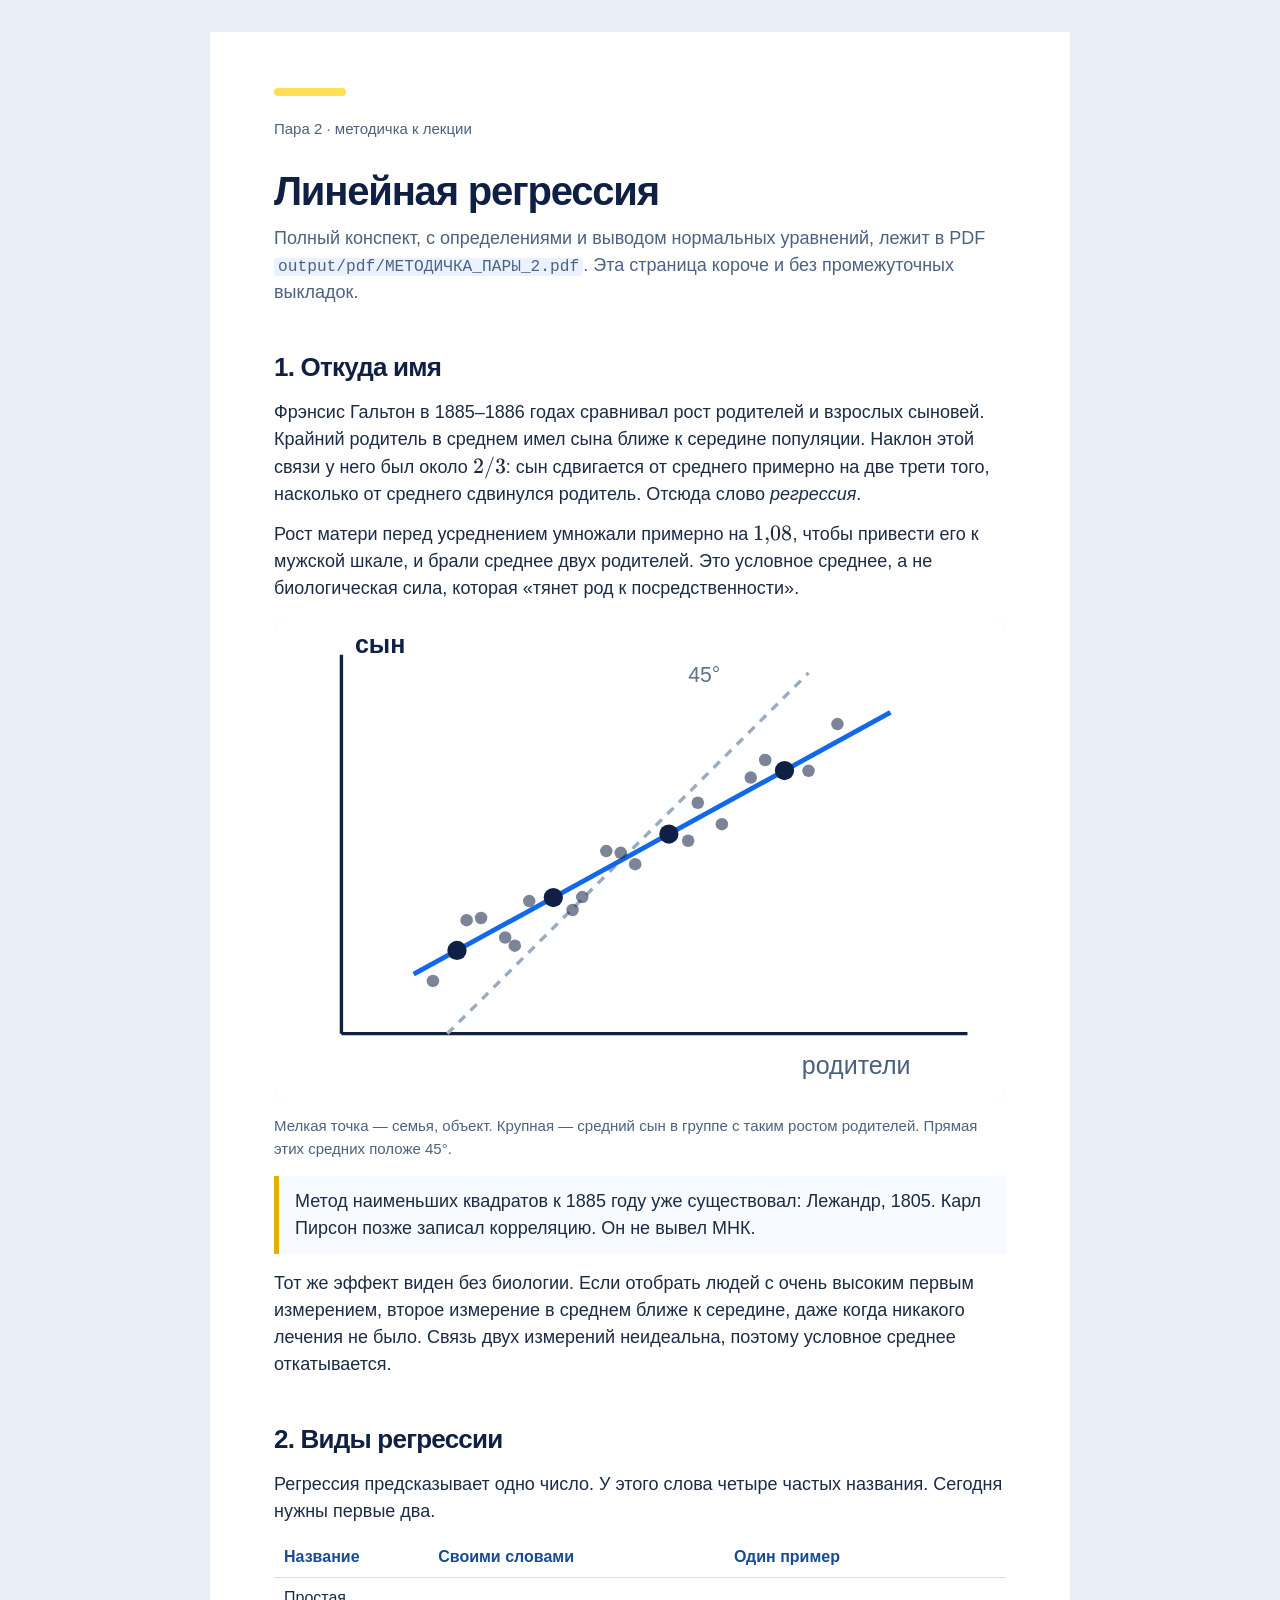
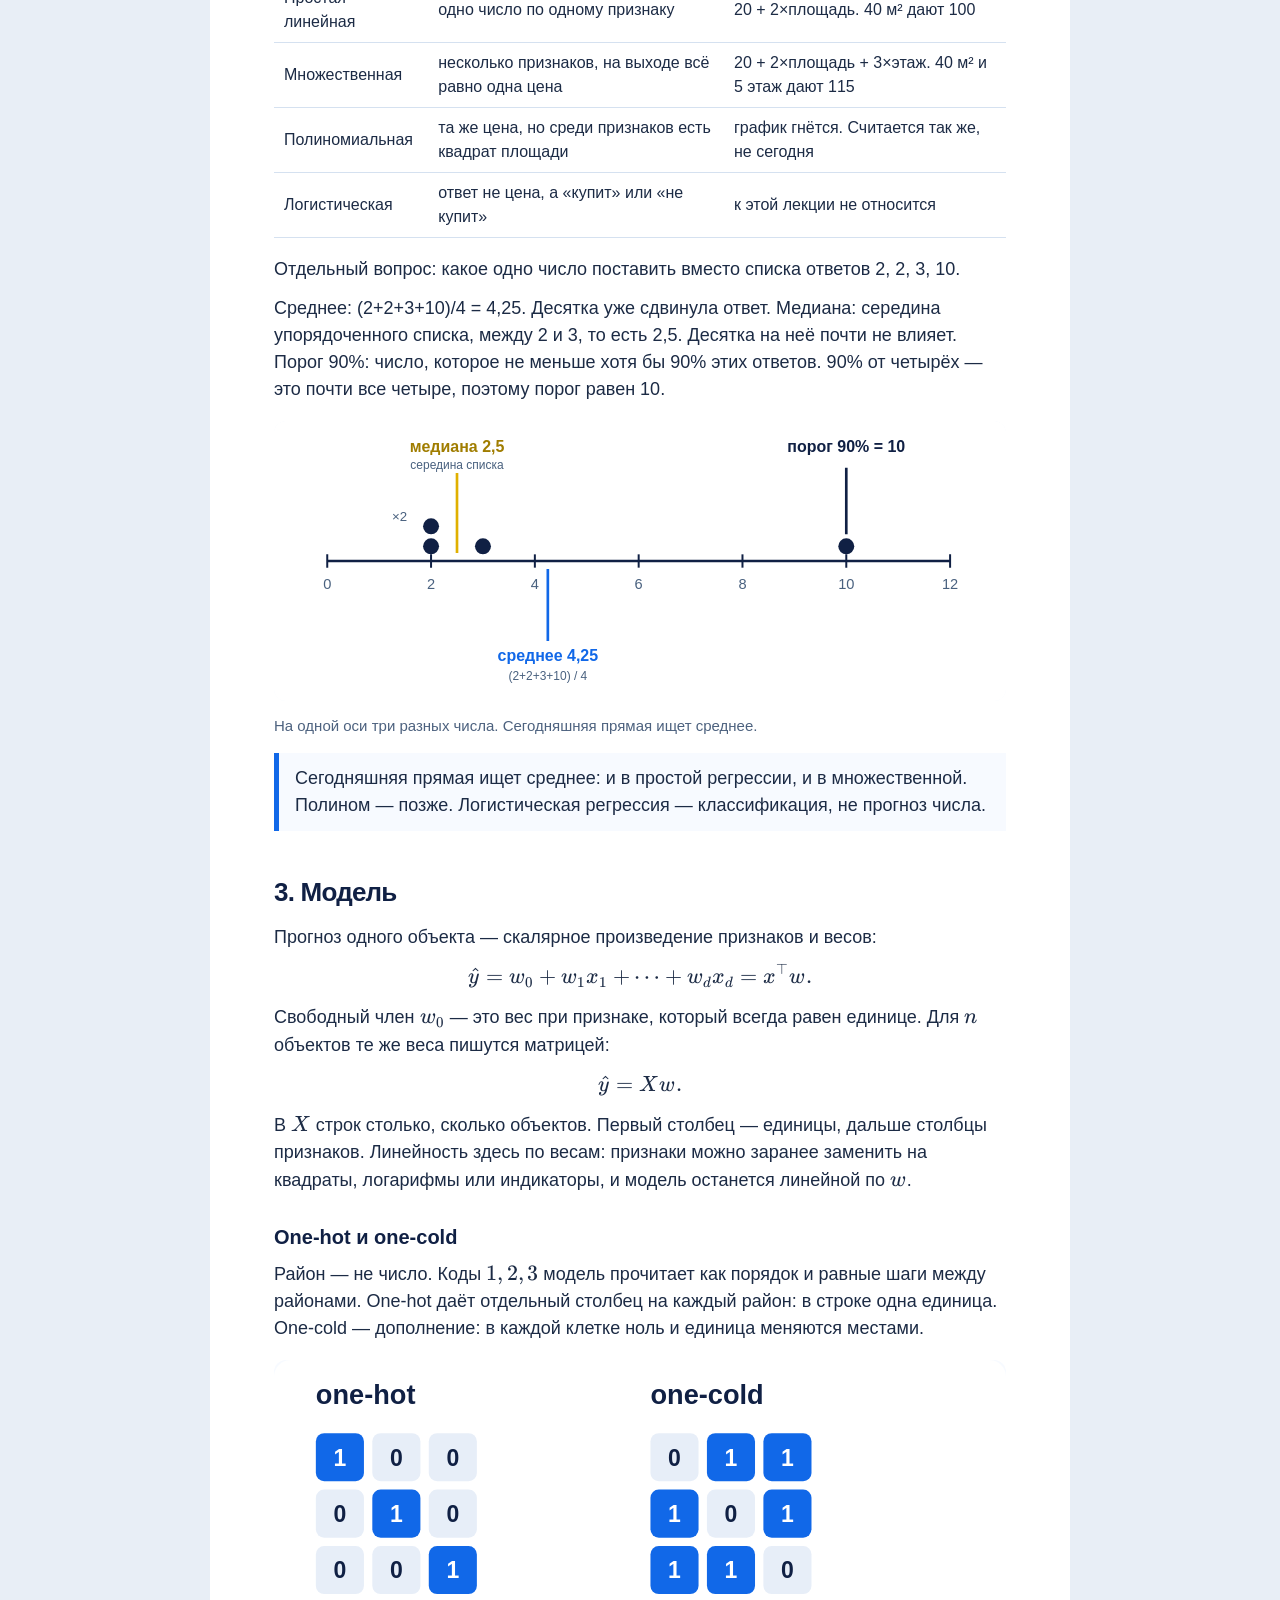
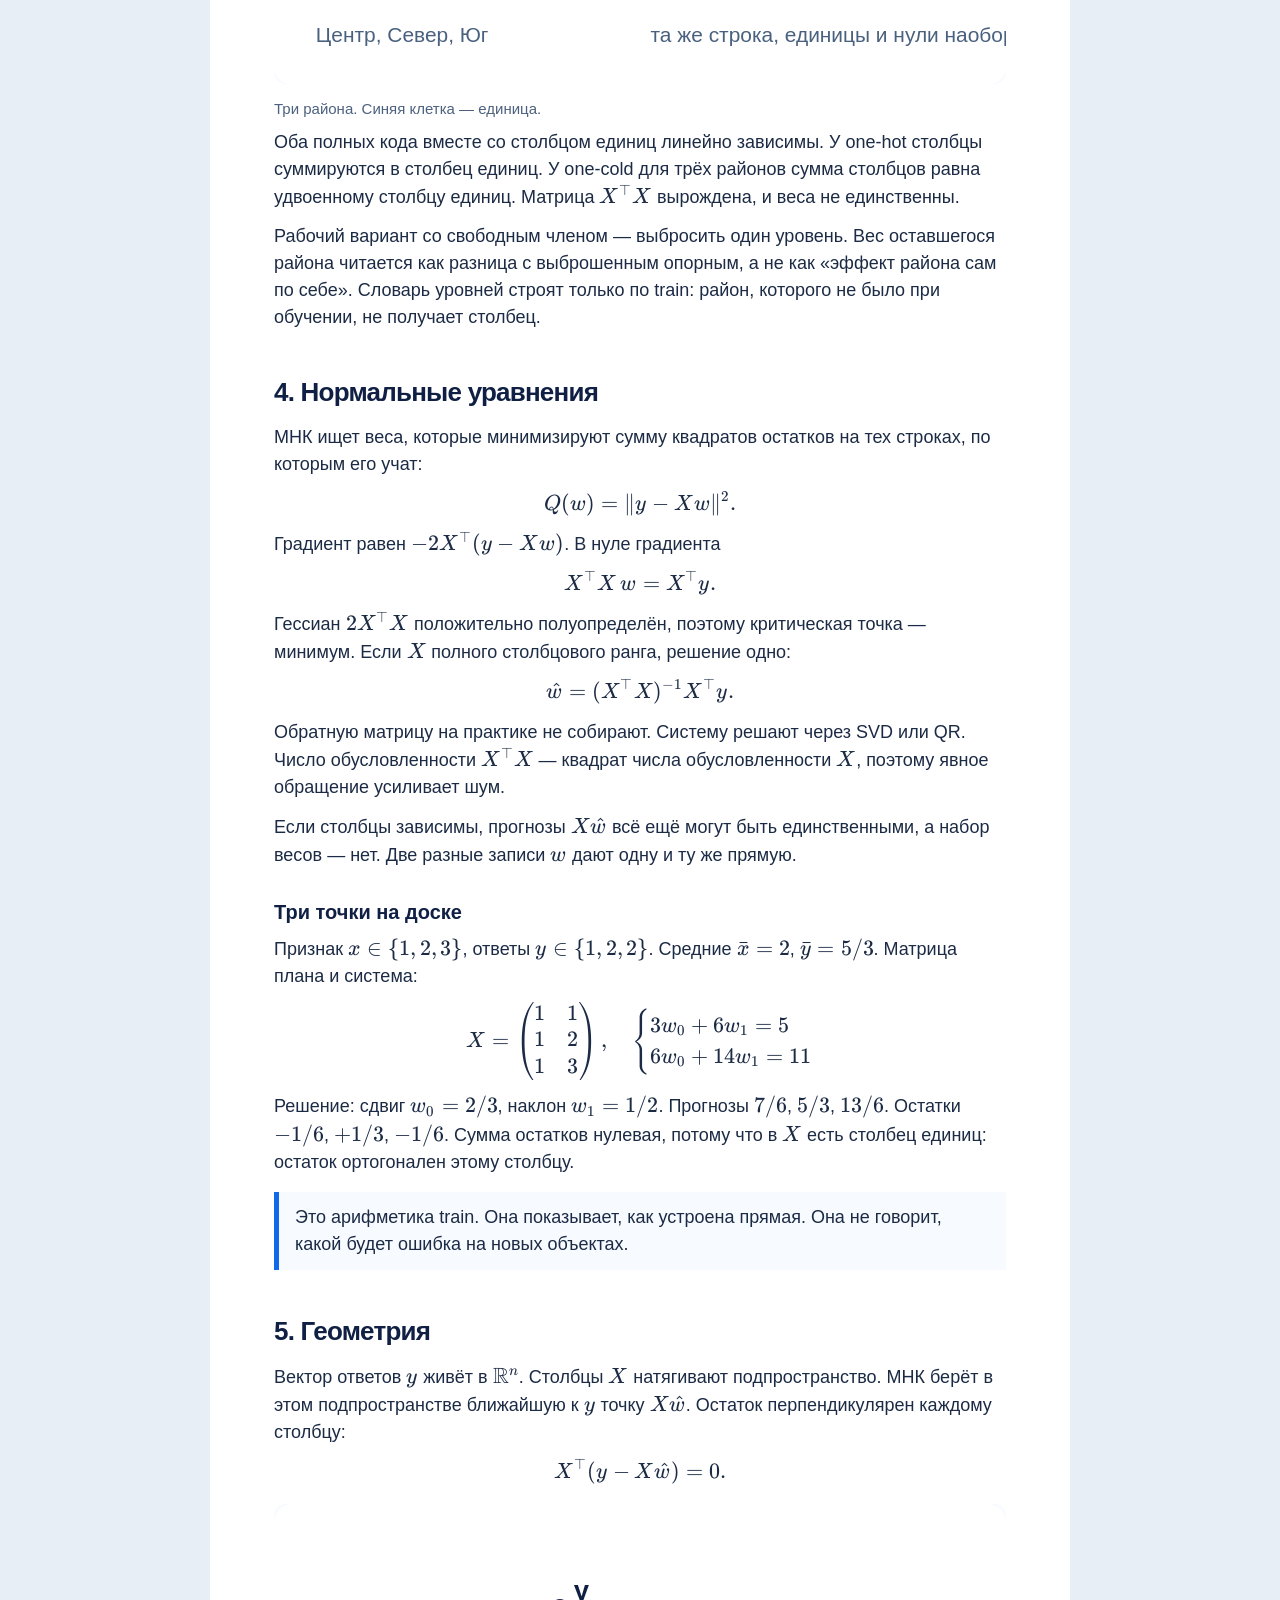
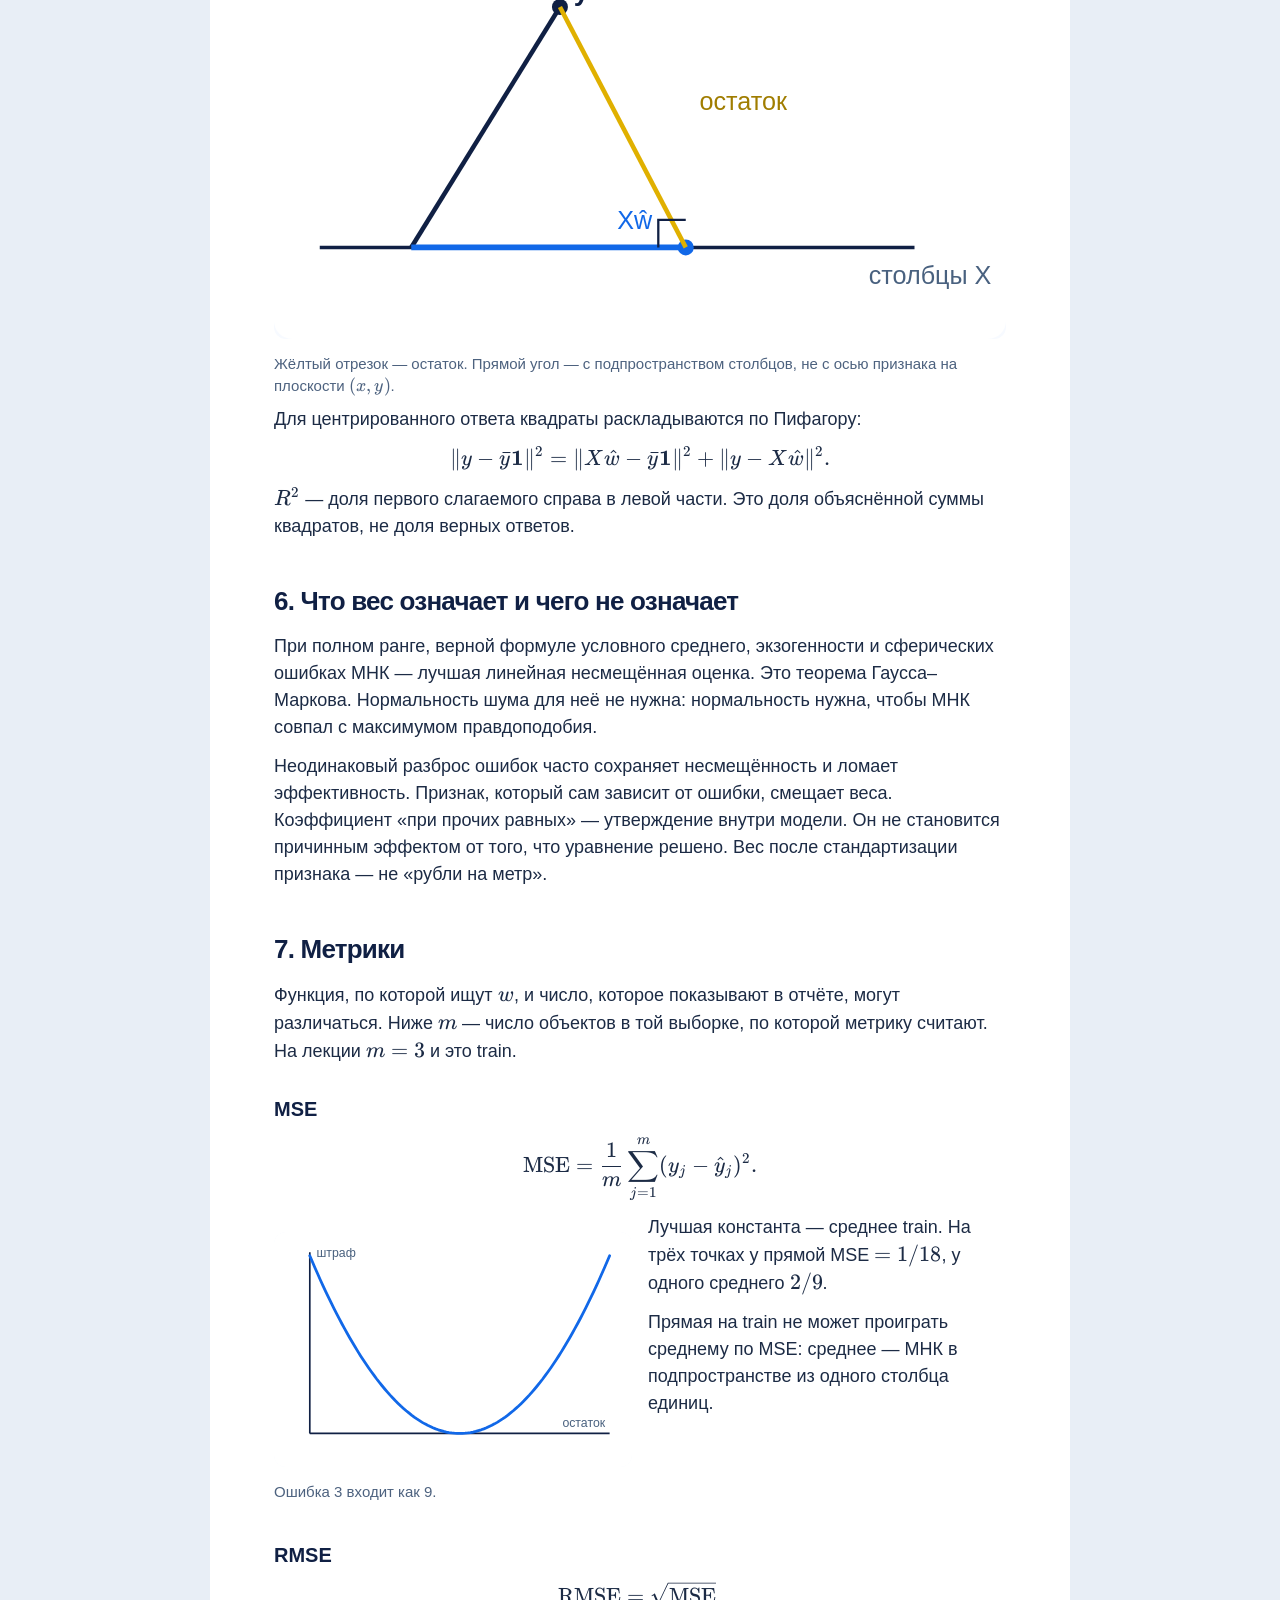
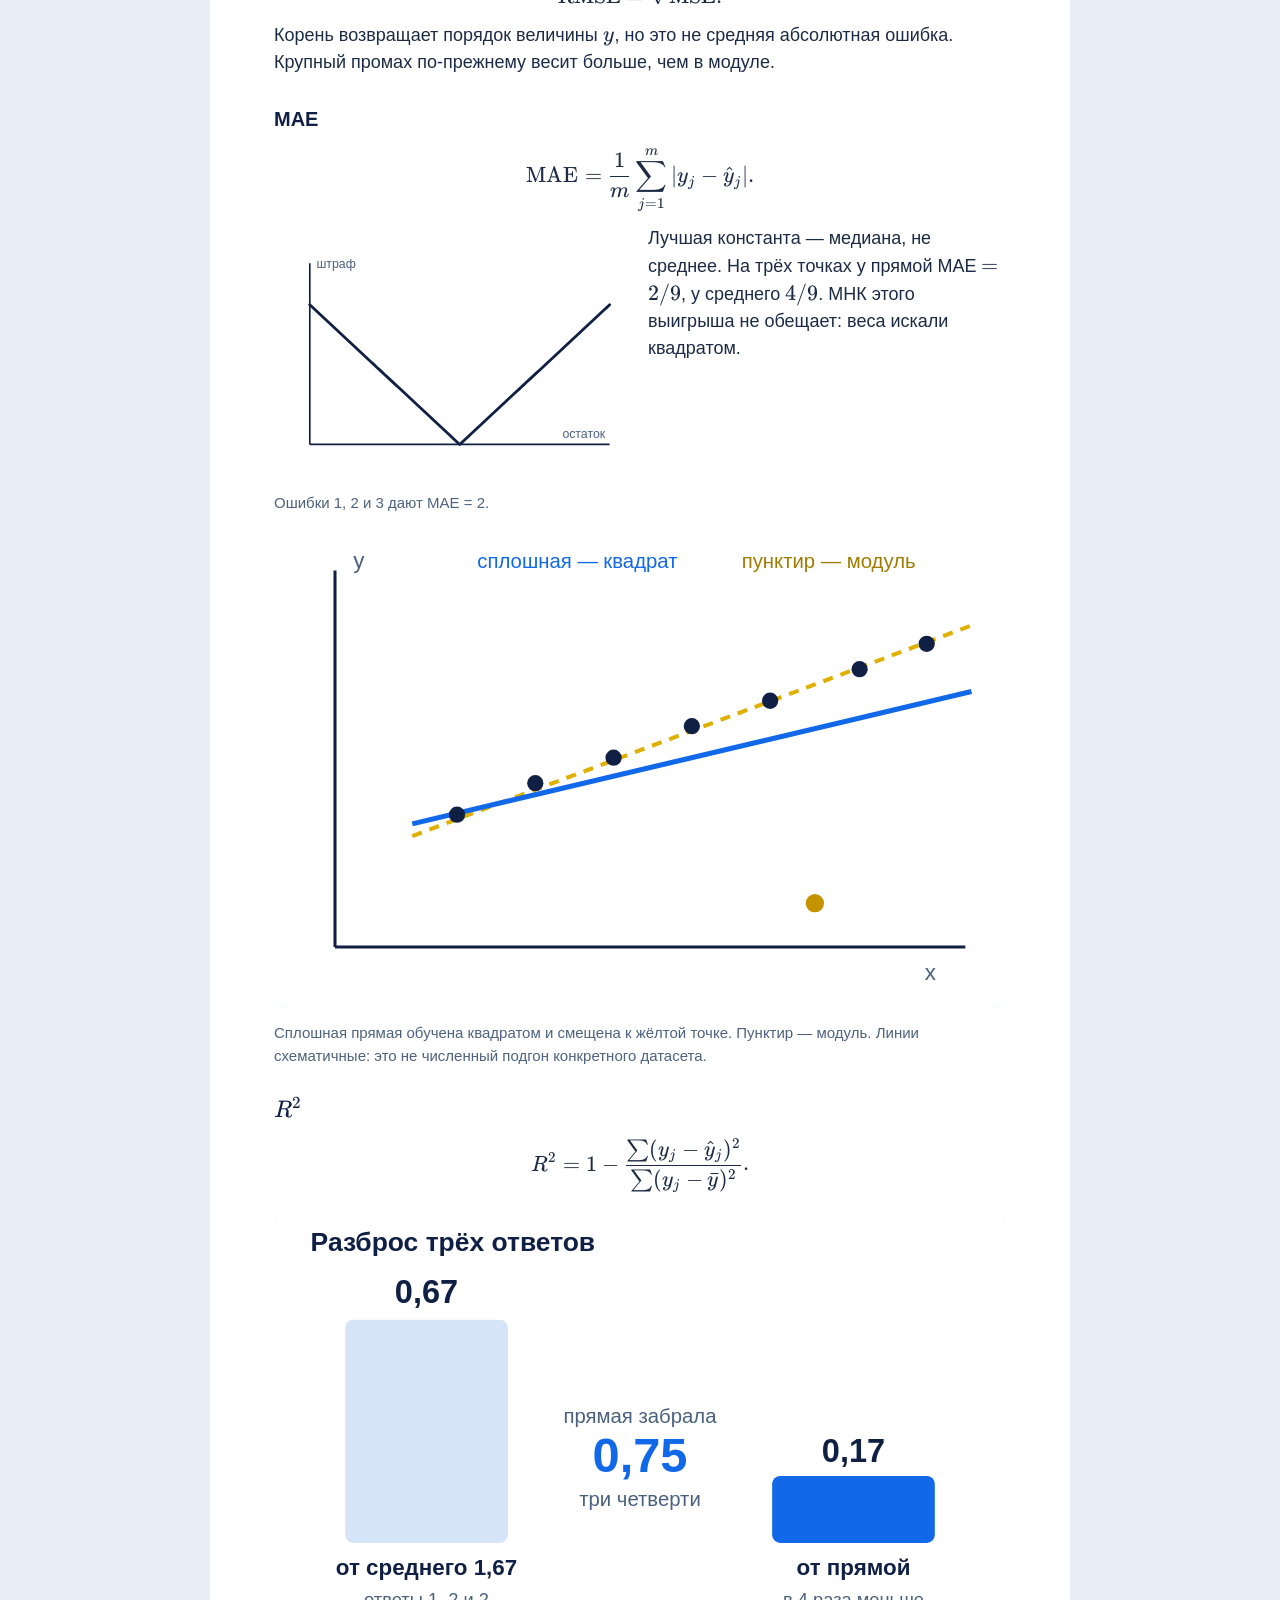
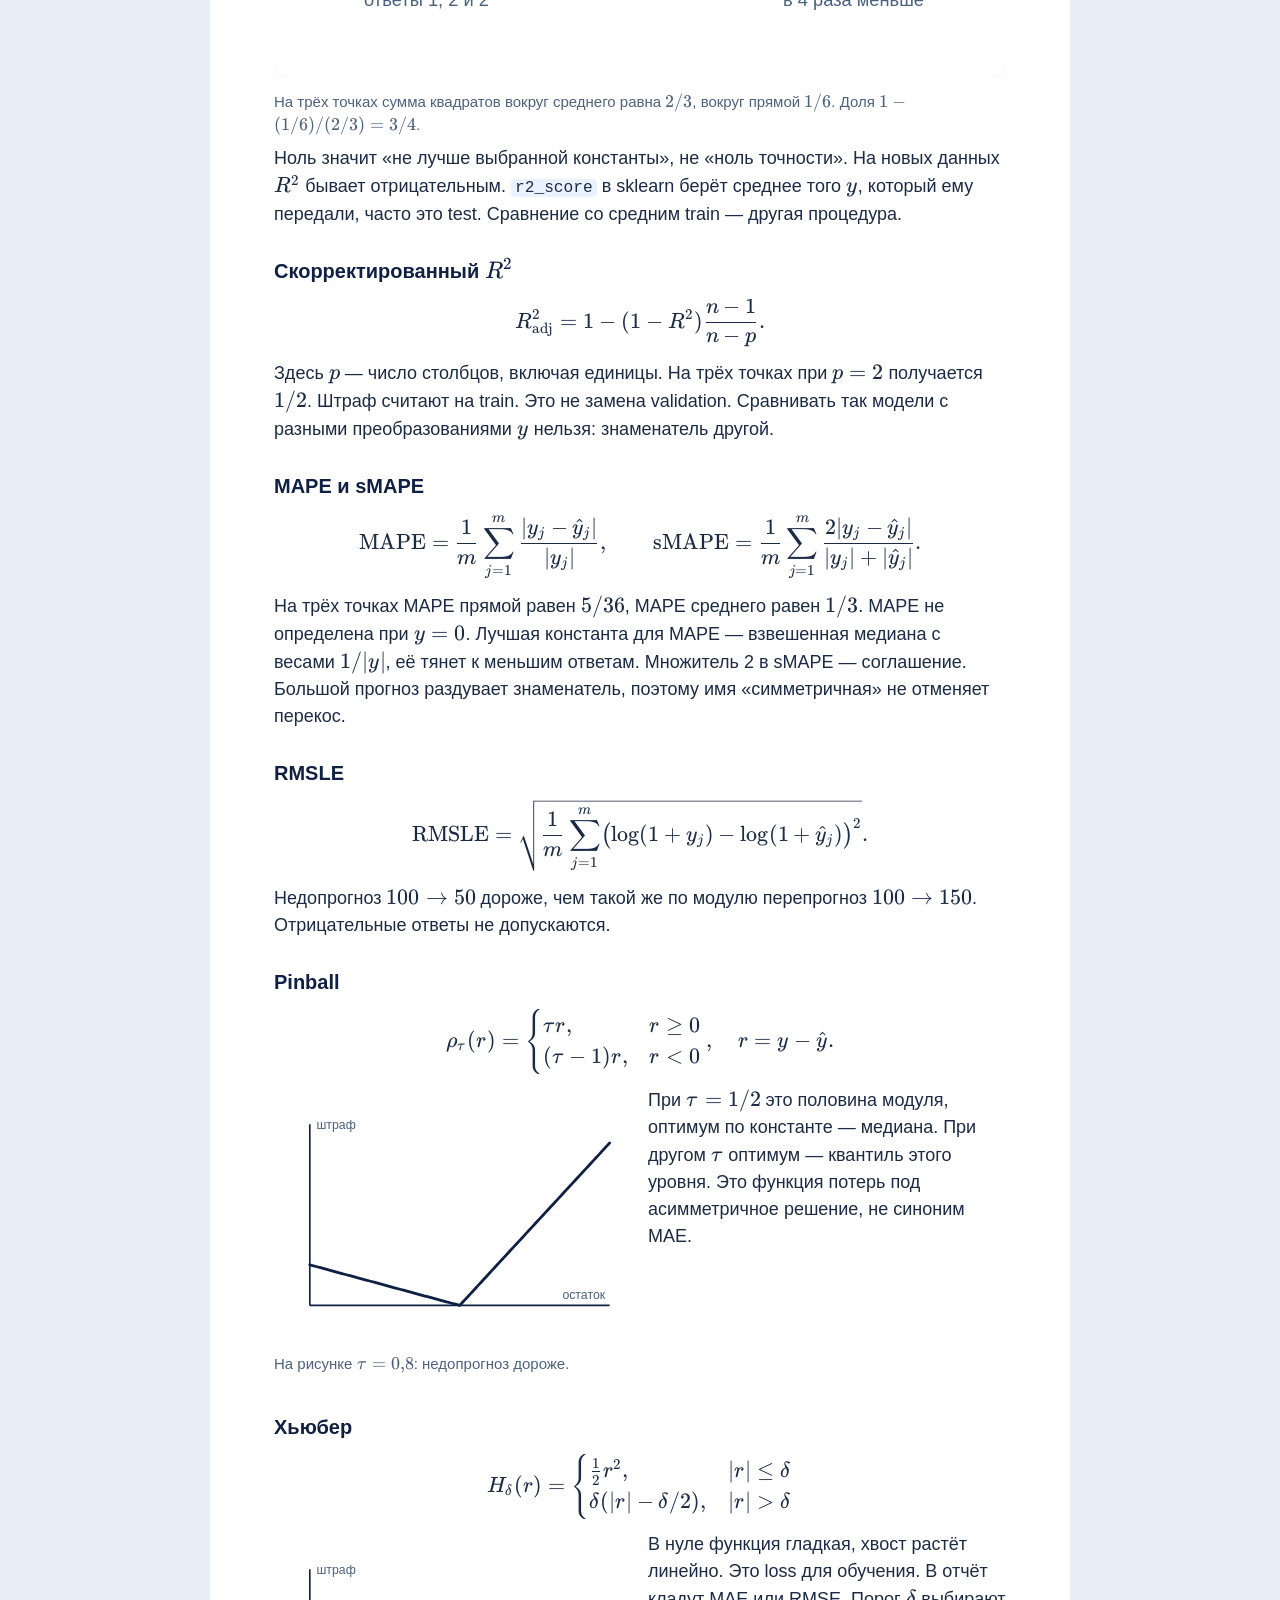
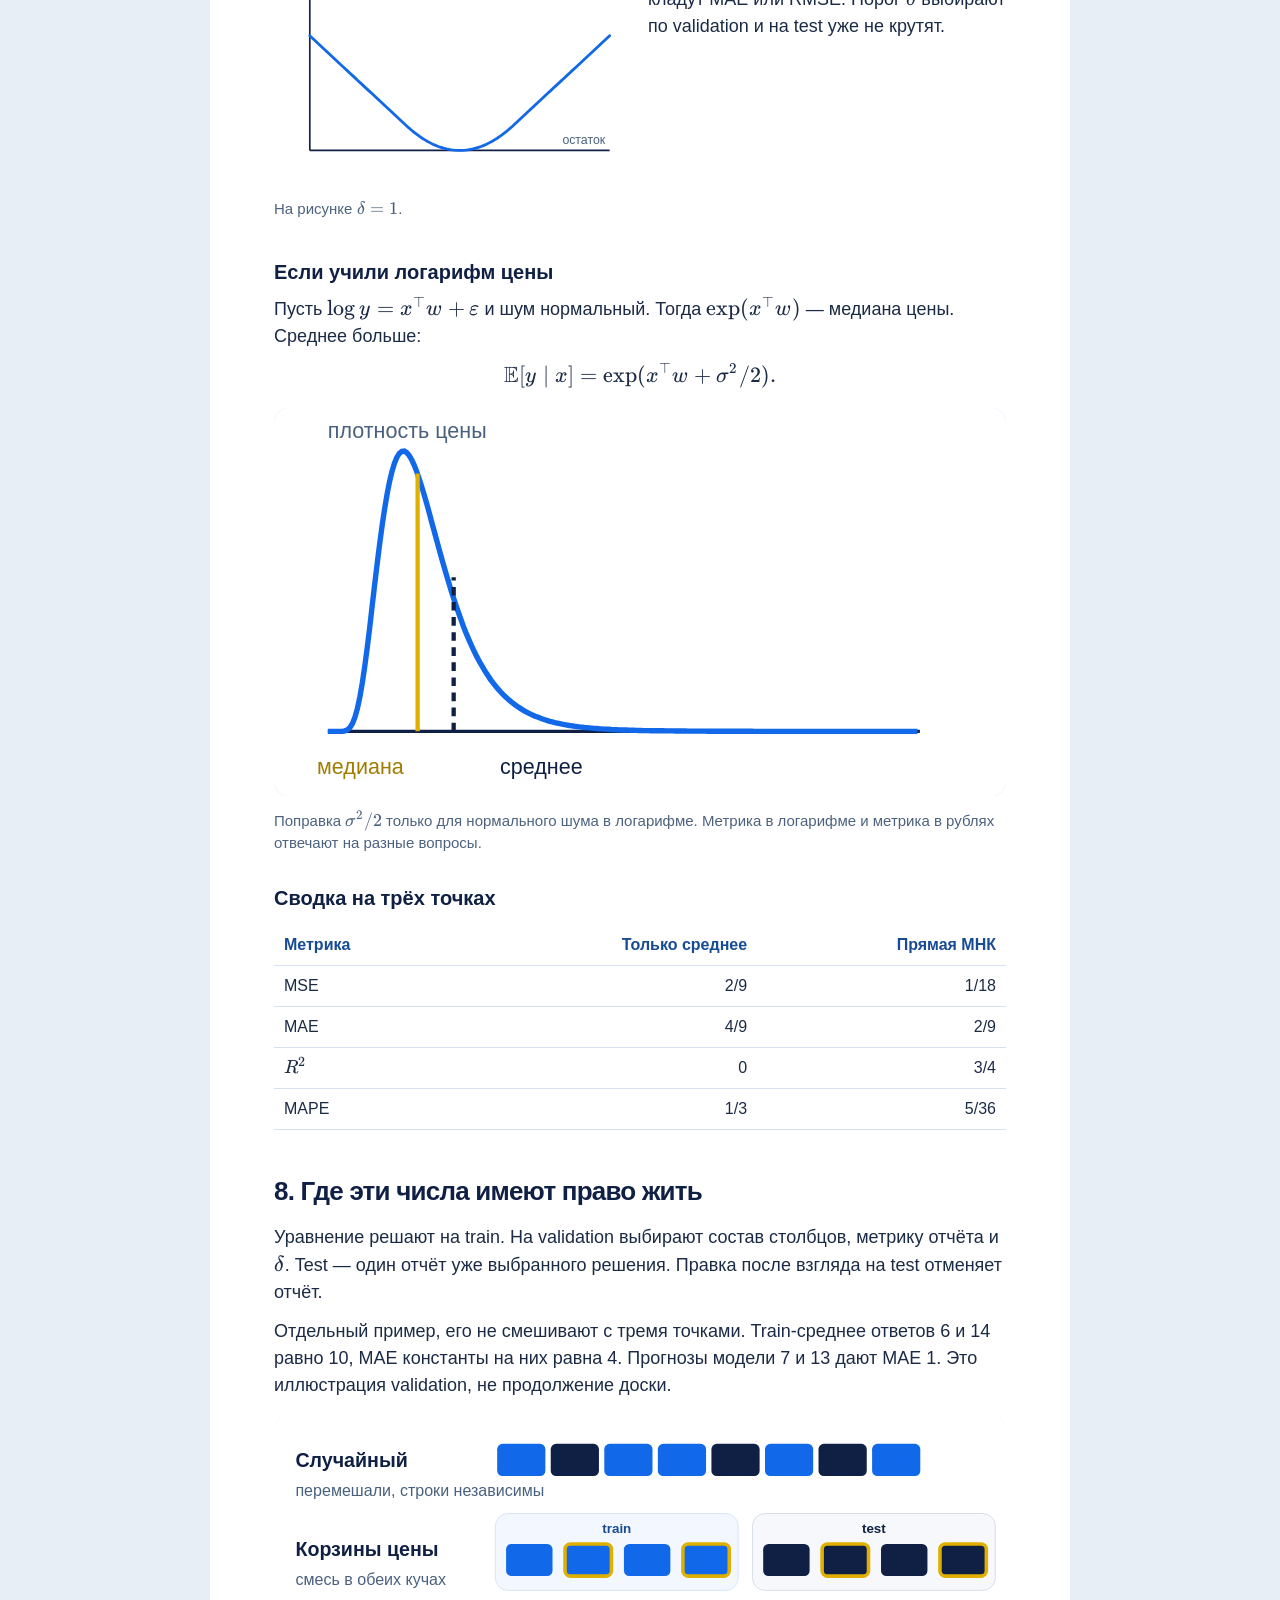
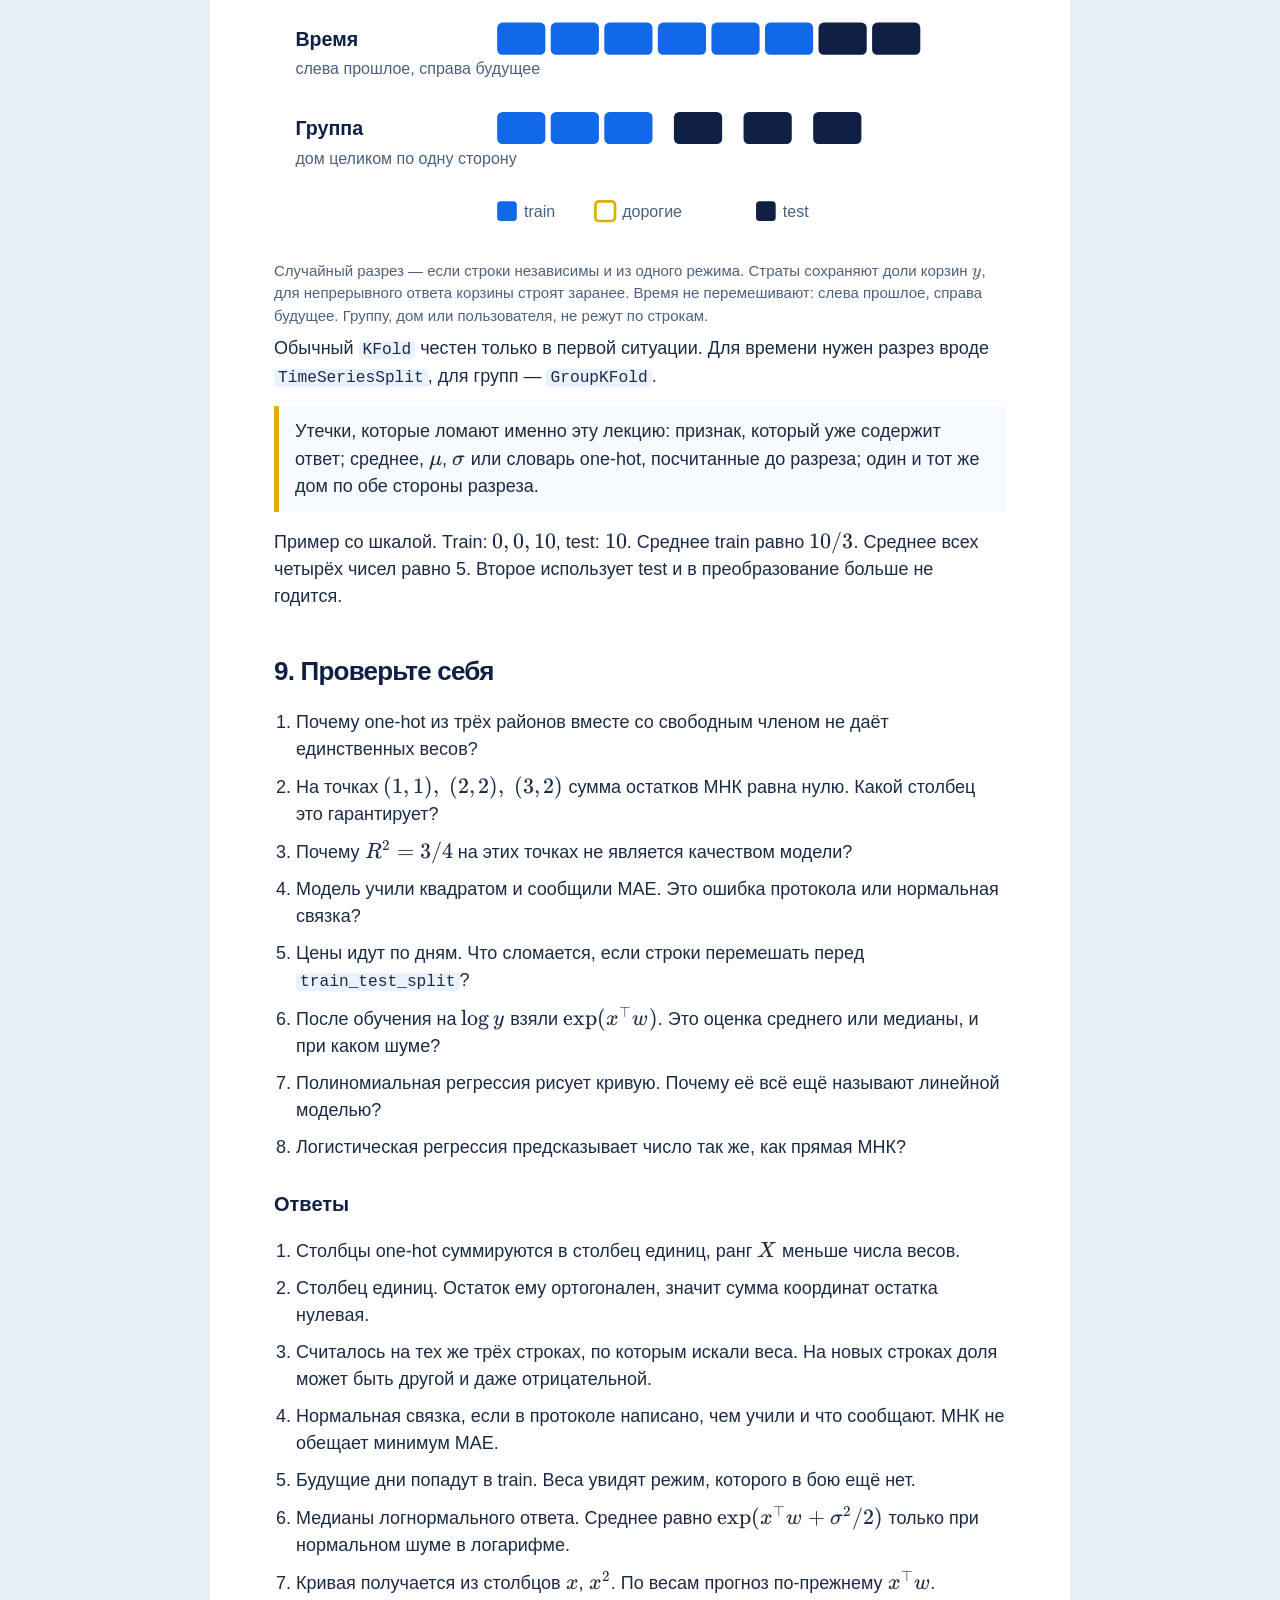
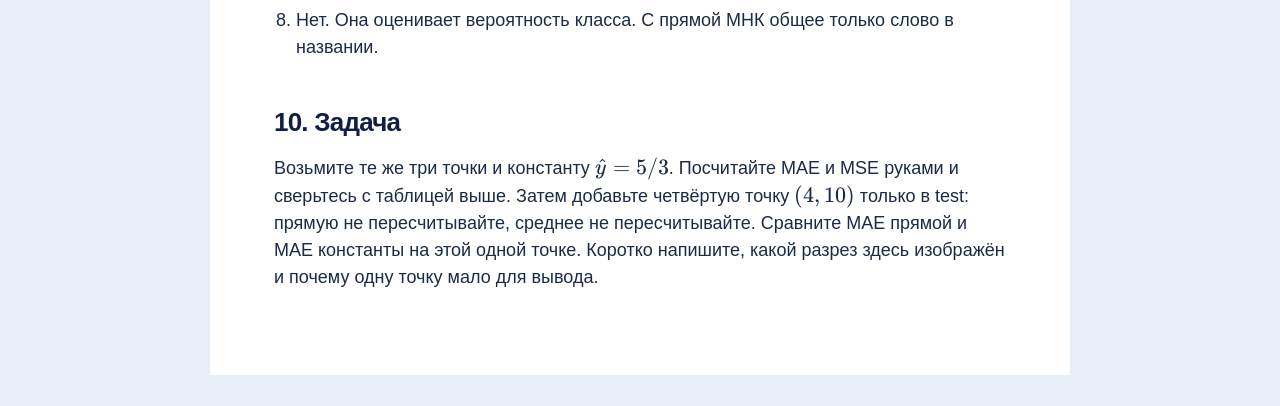
<file: materials/Пара2/методичка.html>
<!DOCTYPE html>
<html lang="ru">
<head>
  <meta charset="utf-8">
  <meta name="viewport" content="width=device-width, initial-scale=1">
  <title>Методичка. Линейная регрессия</title>
  <link rel="stylesheet" href="../Пара1/vendor/katex/dist/katex.min.css">
  <style>
    :root { --navy: #102044; --blue: #1168e8; --ink: #1c2b45; --muted: #4d627f; --line: #d5e1f0; --paper: #f7faff; }
    * { box-sizing: border-box; }
    body { margin: 0; background: #e8eef6; color: var(--ink); font-family: Manrope, Arial, sans-serif; font-size: 18px; line-height: 1.5; }
    main { max-width: 860px; margin: 32px auto; background: #fff; padding: 56px 64px 72px; }
    .bar { width: 72px; height: 8px; background: #ffdf55; border-radius: 6px; margin-bottom: 22px; }
    h1 { font-size: 40px; line-height: 1.1; letter-spacing: -0.03em; color: var(--navy); margin: 0 0 12px; }
    h2 { font-size: 26px; letter-spacing: -0.03em; color: var(--navy); margin: 42px 0 12px; }
    h3 { font-size: 20px; color: var(--navy); margin: 28px 0 8px; }
    p { margin: 0 0 12px; }
    .lead { color: var(--muted); font-size: 18px; }
    .meta { color: var(--muted); font-size: 15px; margin-bottom: 28px; }
    a { color: #0f63d6; }
    figure { margin: 18px 0 8px; }
    figure img { width: 100%; height: auto; background: var(--paper); border-radius: 12px; }
    figcaption { color: var(--muted); font-size: 15px; margin-top: 6px; }
    .pair { display: grid; grid-template-columns: 1fr 1fr; gap: 16px; }
    table { width: 100%; border-collapse: collapse; margin: 12px 0 18px; font-size: 16px; }
    th, td { text-align: left; padding: 8px 10px; border-bottom: 1px solid var(--line); }
    th { color: #174b94; }
    td.num, th.num { text-align: right; font-variant-numeric: tabular-nums; }
    .callout { background: var(--paper); border-left: 5px solid var(--blue); padding: 12px 16px; margin: 16px 0; }
    .warn { border-left-color: #e0b000; }
    ol.checks { padding-left: 22px; }
    ol.checks li { margin: 0 0 10px; }
    .katex-display { margin: 12px 0; overflow-x: auto; }
    code { font-family: ui-monospace, SFMono-Regular, Menlo, Consolas, monospace; font-size: 0.9em; background: #eaf2ff; padding: 0 0.25em; border-radius: 4px; }
    @media (max-width: 720px) {
      main { margin: 0; padding: 28px 18px 48px; }
      .pair { grid-template-columns: 1fr; }
      h1 { font-size: 32px; }
    }
    @media print {
      body { background: #fff; }
      main { margin: 0; max-width: none; padding: 0; }
      h2 { break-after: avoid; }
      figure, table, .callout { break-inside: avoid; }
      a { color: inherit; text-decoration: none; }
    }
  </style>
</head>
<body>
<main>
  <div class="bar"></div>
  <p class="meta">Пара 2 · методичка к лекции</p>
  <h1>Линейная регрессия</h1>
  <p class="lead">Полный конспект, с определениями и выводом нормальных уравнений, лежит в PDF <code>output/pdf/МЕТОДИЧКА_ПАРЫ_2.pdf</code>. Эта страница короче и без промежуточных выкладок.</p>

  <h2>1. Откуда имя</h2>
  <p>Фрэнсис Гальтон в 1885–1886 годах сравнивал рост родителей и взрослых сыновей. Крайний родитель в среднем имел сына ближе к середине популяции. Наклон этой связи у него был около \(2/3\): сын сдвигается от среднего примерно на две трети того, насколько от среднего сдвинулся родитель. Отсюда слово <em>регрессия</em>.</p>
  <p>Рост матери перед усреднением умножали примерно на \(1{,}08\), чтобы привести его к мужской шкале, и брали среднее двух родителей. Это условное среднее, а не биологическая сила, которая «тянет род к посредственности».</p>
  <figure>
    <img src="figures/galton-line.svg" alt="Семьи и средние сыновей на прямой положе 45 градусов">
    <figcaption>Мелкая точка — семья, объект. Крупная — средний сын в группе с таким ростом родителей. Прямая этих средних положе 45°.</figcaption>
  </figure>
  <div class="callout warn">Метод наименьших квадратов к 1885 году уже существовал: Лежандр, 1805. Карл Пирсон позже записал корреляцию. Он не вывел МНК.</div>
  <p>Тот же эффект виден без биологии. Если отобрать людей с очень высоким первым измерением, второе измерение в среднем ближе к середине, даже когда никакого лечения не было. Связь двух измерений неидеальна, поэтому условное среднее откатывается.</p>

  <h2>2. Виды регрессии</h2>
  <p>Регрессия предсказывает одно число. У этого слова четыре частых названия. Сегодня нужны первые два.</p>
  <table>
    <thead><tr><th>Название</th><th>Своими словами</th><th>Один пример</th></tr></thead>
    <tbody>
      <tr><td>Простая линейная</td><td>одно число по одному признаку</td><td>20 + 2×площадь. 40 м² дают 100</td></tr>
      <tr><td>Множественная</td><td>несколько признаков, на выходе всё равно одна цена</td><td>20 + 2×площадь + 3×этаж. 40 м² и 5 этаж дают 115</td></tr>
      <tr><td>Полиномиальная</td><td>та же цена, но среди признаков есть квадрат площади</td><td>график гнётся. Считается так же, не сегодня</td></tr>
      <tr><td>Логистическая</td><td>ответ не цена, а «купит» или «не купит»</td><td>к этой лекции не относится</td></tr>
    </tbody>
  </table>
  <p>Отдельный вопрос: какое одно число поставить вместо списка ответов 2, 2, 3, 10.</p>
  <p>Среднее: (2+2+3+10)/4 = 4,25. Десятка уже сдвинула ответ. Медиана: середина упорядоченного списка, между 2 и 3, то есть 2,5. Десятка на неё почти не влияет. Порог 90%: число, которое не меньше хотя бы 90% этих ответов. 90% от четырёх — это почти все четыре, поэтому порог равен 10.</p>
  <figure>
    <img src="figures/numberline.svg" alt="Числовая ось: медиана 2,5, среднее 4,25, порог 90% равен 10">
    <figcaption>На одной оси три разных числа. Сегодняшняя прямая ищет среднее.</figcaption>
  </figure>
  <div class="callout">Сегодняшняя прямая ищет среднее: и в простой регрессии, и в множественной. Полином — позже. Логистическая регрессия — классификация, не прогноз числа.</div>

  <h2>3. Модель</h2>
  <p>Прогноз одного объекта — скалярное произведение признаков и весов:</p>
  \[ \hat y = w_0 + w_1 x_1 + \cdots + w_d x_d = x^{\top} w. \]
  <p>Свободный член \(w_0\) — это вес при признаке, который всегда равен единице. Для \(n\) объектов те же веса пишутся матрицей:</p>
  \[ \hat y = Xw. \]
  <p>В \(X\) строк столько, сколько объектов. Первый столбец — единицы, дальше столбцы признаков. Линейность здесь по весам: признаки можно заранее заменить на квадраты, логарифмы или индикаторы, и модель останется линейной по \(w\).</p>

  <h3>One-hot и one-cold</h3>
  <p>Район — не число. Коды \(1,2,3\) модель прочитает как порядок и равные шаги между районами. One-hot даёт отдельный столбец на каждый район: в строке одна единица. One-cold — дополнение: в каждой клетке ноль и единица меняются местами.</p>
  <figure>
    <img src="figures/onehot.svg" alt="Сетки one-hot и one-cold">
    <figcaption>Три района. Синяя клетка — единица.</figcaption>
  </figure>
  <p>Оба полных кода вместе со столбцом единиц линейно зависимы. У one-hot столбцы суммируются в столбец единиц. У one-cold для трёх районов сумма столбцов равна удвоенному столбцу единиц. Матрица \(X^{\top}X\) вырождена, и веса не единственны.</p>
  <p>Рабочий вариант со свободным членом — выбросить один уровень. Вес оставшегося района читается как разница с выброшенным опорным, а не как «эффект района сам по себе». Словарь уровней строят только по train: район, которого не было при обучении, не получает столбец.</p>

  <h2>4. Нормальные уравнения</h2>
  <p>МНК ищет веса, которые минимизируют сумму квадратов остатков на тех строках, по которым его учат:</p>
  \[ Q(w)=\|y-Xw\|^{2}. \]
  <p>Градиент равен \(-2X^{\top}(y-Xw)\). В нуле градиента</p>
  \[ X^{\top}X\, w = X^{\top} y. \]
  <p>Гессиан \(2X^{\top}X\) положительно полуопределён, поэтому критическая точка — минимум. Если \(X\) полного столбцового ранга, решение одно:</p>
  \[ \hat w = (X^{\top}X)^{-1} X^{\top} y. \]
  <p>Обратную матрицу на практике не собирают. Систему решают через SVD или QR. Число обусловленности \(X^{\top}X\) — квадрат числа обусловленности \(X\), поэтому явное обращение усиливает шум.</p>
  <p>Если столбцы зависимы, прогнозы \(X\hat w\) всё ещё могут быть единственными, а набор весов — нет. Две разные записи \(w\) дают одну и ту же прямую.</p>

  <h3>Три точки на доске</h3>
  <p>Признак \(x\in\{1,2,3\}\), ответы \(y\in\{1,2,2\}\). Средние \(\bar x=2\), \(\bar y=5/3\). Матрица плана и система:</p>
  \[
  X=\begin{pmatrix}1&amp;1\\1&amp;2\\1&amp;3\end{pmatrix},\quad
  \begin{cases}3w_0+6w_1=5\\6w_0+14w_1=11\end{cases}
  \]
  <p>Решение: сдвиг \(w_0=2/3\), наклон \(w_1=1/2\). Прогнозы \(7/6\), \(5/3\), \(13/6\). Остатки \(-1/6\), \(+1/3\), \(-1/6\). Сумма остатков нулевая, потому что в \(X\) есть столбец единиц: остаток ортогонален этому столбцу.</p>
  <div class="callout">Это арифметика train. Она показывает, как устроена прямая. Она не говорит, какой будет ошибка на новых объектах.</div>

  <h2>5. Геометрия</h2>
  <p>Вектор ответов \(y\) живёт в \(\mathbb R^{n}\). Столбцы \(X\) натягивают подпространство. МНК берёт в этом подпространстве ближайшую к \(y\) точку \(X\hat w\). Остаток перпендикулярен каждому столбцу:</p>
  \[ X^{\top}(y-X\hat w)=0. \]
  <figure>
    <img src="figures/projection.svg" alt="Проекция ответа на столбцы">
    <figcaption>Жёлтый отрезок — остаток. Прямой угол — с подпространством столбцов, не с осью признака на плоскости \((x,y)\).</figcaption>
  </figure>
  <p>Для центрированного ответа квадраты раскладываются по Пифагору:</p>
  \[ \|y-\bar y\mathbf 1\|^{2}=\|X\hat w-\bar y\mathbf 1\|^{2}+\|y-X\hat w\|^{2}. \]
  <p>\(R^{2}\) — доля первого слагаемого справа в левой части. Это доля объяснённой суммы квадратов, не доля верных ответов.</p>

  <h2>6. Что вес означает и чего не означает</h2>
  <p>При полном ранге, верной формуле условного среднего, экзогенности и сферических ошибках МНК — лучшая линейная несмещённая оценка. Это теорема Гаусса–Маркова. Нормальность шума для неё не нужна: нормальность нужна, чтобы МНК совпал с максимумом правдоподобия.</p>
  <p>Неодинаковый разброс ошибок часто сохраняет несмещённость и ломает эффективность. Признак, который сам зависит от ошибки, смещает веса. Коэффициент «при прочих равных» — утверждение внутри модели. Он не становится причинным эффектом от того, что уравнение решено. Вес после стандартизации признака — не «рубли на метр».</p>

  <h2>7. Метрики</h2>
  <p>Функция, по которой ищут \(w\), и число, которое показывают в отчёте, могут различаться. Ниже \(m\) — число объектов в той выборке, по которой метрику считают. На лекции \(m=3\) и это train.</p>

  <h3>MSE</h3>
  \[ \mathrm{MSE}=\frac1m\sum_{j=1}^{m}(y_j-\hat y_j)^{2}. \]
  <div class="pair">
    <figure><img src="figures/loss-mse.svg" alt="Штраф квадрата"><figcaption>Ошибка 3 входит как 9.</figcaption></figure>
    <div>
      <p>Лучшая константа — среднее train. На трёх точках у прямой MSE \(=1/18\), у одного среднего \(2/9\).</p>
      <p>Прямая на train не может проиграть среднему по MSE: среднее — МНК в подпространстве из одного столбца единиц.</p>
    </div>
  </div>

  <h3>RMSE</h3>
  \[ \mathrm{RMSE}=\sqrt{\mathrm{MSE}}. \]
  <p>Корень возвращает порядок величины \(y\), но это не средняя абсолютная ошибка. Крупный промах по-прежнему весит больше, чем в модуле.</p>

  <h3>MAE</h3>
  \[ \mathrm{MAE}=\frac1m\sum_{j=1}^{m}|y_j-\hat y_j|. \]
  <div class="pair">
    <figure><img src="figures/loss-mae.svg" alt="Штраф модуля"><figcaption>Ошибки 1, 2 и 3 дают MAE = 2.</figcaption></figure>
    <div>
      <p>Лучшая константа — медиана, не среднее. На трёх точках у прямой MAE \(=2/9\), у среднего \(4/9\). МНК этого выигрыша не обещает: веса искали квадратом.</p>
    </div>
  </div>
  <figure>
    <img src="figures/outlier-lines.svg" alt="Квадрат и модуль при выбросе">
    <figcaption>Сплошная прямая обучена квадратом и смещена к жёлтой точке. Пунктир — модуль. Линии схематичные: это не численный подгон конкретного датасета.</figcaption>
  </figure>

  <h3>\(R^{2}\)</h3>
  \[ R^{2}=1-\frac{\sum(y_j-\hat y_j)^{2}}{\sum(y_j-\bar y)^{2}}. \]
  <figure>
    <img src="figures/r2-bars.svg" alt="Суммы квадратов на трёх точках">
    <figcaption>На трёх точках сумма квадратов вокруг среднего равна \(2/3\), вокруг прямой \(1/6\). Доля \(1- (1/6)/(2/3)=3/4\).</figcaption>
  </figure>
  <p>Ноль значит «не лучше выбранной константы», не «ноль точности». На новых данных \(R^{2}\) бывает отрицательным. <code>r2_score</code> в sklearn берёт среднее того \(y\), который ему передали, часто это test. Сравнение со средним train — другая процедура.</p>

  <h3>Скорректированный \(R^{2}\)</h3>
  \[ R^{2}_{\mathrm{adj}}=1-(1-R^{2})\frac{n-1}{n-p}. \]
  <p>Здесь \(p\) — число столбцов, включая единицы. На трёх точках при \(p=2\) получается \(1/2\). Штраф считают на train. Это не замена validation. Сравнивать так модели с разными преобразованиями \(y\) нельзя: знаменатель другой.</p>

  <h3>MAPE и sMAPE</h3>
  \[ \mathrm{MAPE}=\frac1m\sum_{j=1}^{m}\frac{|y_j-\hat y_j|}{|y_j|},\qquad
  \mathrm{sMAPE}=\frac1m\sum_{j=1}^{m}\frac{2|y_j-\hat y_j|}{|y_j|+|\hat y_j|}. \]
  <p>На трёх точках MAPE прямой равен \(5/36\), MAPE среднего равен \(1/3\). MAPE не определена при \(y=0\). Лучшая константа для MAPE — взвешенная медиана с весами \(1/|y|\), её тянет к меньшим ответам. Множитель 2 в sMAPE — соглашение. Большой прогноз раздувает знаменатель, поэтому имя «симметричная» не отменяет перекос.</p>

  <h3>RMSLE</h3>
  \[ \mathrm{RMSLE}=\sqrt{\frac1m\sum_{j=1}^{m}\bigl(\log(1+y_j)-\log(1+\hat y_j)\bigr)^{2}}. \]
  <p>Недопрогноз \(100\to 50\) дороже, чем такой же по модулю перепрогноз \(100\to 150\). Отрицательные ответы не допускаются.</p>

  <h3>Pinball</h3>
  \[ \rho_{\tau}(r)=\begin{cases}\tau r,&amp; r\ge 0\\ (\tau-1)r,&amp; r&lt;0\end{cases},\quad r=y-\hat y. \]
  <div class="pair">
    <figure><img src="figures/loss-pinball.svg" alt="Асимметричный штраф"><figcaption>На рисунке \(\tau=0{,}8\): недопрогноз дороже.</figcaption></figure>
    <div>
      <p>При \(\tau=1/2\) это половина модуля, оптимум по константе — медиана. При другом \(\tau\) оптимум — квантиль этого уровня. Это функция потерь под асимметричное решение, не синоним MAE.</p>
    </div>
  </div>

  <h3>Хьюбер</h3>
  \[ H_{\delta}(r)=\begin{cases}\tfrac12 r^{2},&amp; |r|\le\delta\\ \delta(|r|-\delta/2),&amp; |r|&gt;\delta\end{cases} \]
  <div class="pair">
    <figure><img src="figures/loss-huber.svg" alt="Штраф Хьюбера"><figcaption>На рисунке \(\delta=1\).</figcaption></figure>
    <div>
      <p>В нуле функция гладкая, хвост растёт линейно. Это loss для обучения. В отчёт кладут MAE или RMSE. Порог \(\delta\) выбирают по validation и на test уже не крутят.</p>
    </div>
  </div>

  <h3>Если учили логарифм цены</h3>
  <p>Пусть \(\log y = x^{\top}w+\varepsilon\) и шум нормальный. Тогда \(\exp(x^{\top}w)\) — медиана цены. Среднее больше:</p>
  \[ \mathbb E[y\mid x]=\exp(x^{\top}w+\sigma^{2}/2). \]
  <figure>
    <img src="figures/lognormal.svg" alt="Медиана и среднее скошенной цены">
    <figcaption>Поправка \(\sigma^{2}/2\) только для нормального шума в логарифме. Метрика в логарифме и метрика в рублях отвечают на разные вопросы.</figcaption>
  </figure>

  <h3>Сводка на трёх точках</h3>
  <table>
    <thead><tr><th>Метрика</th><th class="num">Только среднее</th><th class="num">Прямая МНК</th></tr></thead>
    <tbody>
      <tr><td>MSE</td><td class="num">2/9</td><td class="num">1/18</td></tr>
      <tr><td>MAE</td><td class="num">4/9</td><td class="num">2/9</td></tr>
      <tr><td>\(R^{2}\)</td><td class="num">0</td><td class="num">3/4</td></tr>
      <tr><td>MAPE</td><td class="num">1/3</td><td class="num">5/36</td></tr>
    </tbody>
  </table>

  <h2>8. Где эти числа имеют право жить</h2>
  <p>Уравнение решают на train. На validation выбирают состав столбцов, метрику отчёта и \(\delta\). Test — один отчёт уже выбранного решения. Правка после взгляда на test отменяет отчёт.</p>
  <p>Отдельный пример, его не смешивают с тремя точками. Train-среднее ответов 6 и 14 равно 10, MAE константы на них равна 4. Прогнозы модели 7 и 13 дают MAE 1. Это иллюстрация validation, не продолжение доски.</p>
  <figure>
    <img src="figures/splits.svg" alt="Четыре схемы разреза">
    <figcaption>Случайный разрез — если строки независимы и из одного режима. Страты сохраняют доли корзин \(y\), для непрерывного ответа корзины строят заранее. Время не перемешивают: слева прошлое, справа будущее. Группу, дом или пользователя, не режут по строкам.</figcaption>
  </figure>
  <p>Обычный <code>KFold</code> честен только в первой ситуации. Для времени нужен разрез вроде <code>TimeSeriesSplit</code>, для групп — <code>GroupKFold</code>.</p>
  <div class="callout warn">
    Утечки, которые ломают именно эту лекцию: признак, который уже содержит ответ; среднее, \(\mu\), \(\sigma\) или словарь one-hot, посчитанные до разреза; один и тот же дом по обе стороны разреза.
  </div>
  <p>Пример со шкалой. Train: \(0,0,10\), test: \(10\). Среднее train равно \(10/3\). Среднее всех четырёх чисел равно 5. Второе использует test и в преобразование больше не годится.</p>

  <h2>9. Проверьте себя</h2>
  <ol class="checks">
    <li>Почему one-hot из трёх районов вместе со свободным членом не даёт единственных весов?</li>
    <li>На точках \((1,1),\ (2,2),\ (3,2)\) сумма остатков МНК равна нулю. Какой столбец это гарантирует?</li>
    <li>Почему \(R^{2}=3/4\) на этих точках не является качеством модели?</li>
    <li>Модель учили квадратом и сообщили MAE. Это ошибка протокола или нормальная связка?</li>
    <li>Цены идут по дням. Что сломается, если строки перемешать перед <code>train_test_split</code>?</li>
    <li>После обучения на \(\log y\) взяли \(\exp(x^{\top}w)\). Это оценка среднего или медианы, и при каком шуме?</li>
    <li>Полиномиальная регрессия рисует кривую. Почему её всё ещё называют линейной моделью?</li>
    <li>Логистическая регрессия предсказывает число так же, как прямая МНК?</li>
  </ol>
  <h3>Ответы</h3>
  <ol class="checks">
    <li>Столбцы one-hot суммируются в столбец единиц, ранг \(X\) меньше числа весов.</li>
    <li>Столбец единиц. Остаток ему ортогонален, значит сумма координат остатка нулевая.</li>
    <li>Считалось на тех же трёх строках, по которым искали веса. На новых строках доля может быть другой и даже отрицательной.</li>
    <li>Нормальная связка, если в протоколе написано, чем учили и что сообщают. МНК не обещает минимум MAE.</li>
    <li>Будущие дни попадут в train. Веса увидят режим, которого в бою ещё нет.</li>
    <li>Медианы логнормального ответа. Среднее равно \(\exp(x^{\top}w+\sigma^{2}/2)\) только при нормальном шуме в логарифме.</li>
    <li>Кривая получается из столбцов \(x\), \(x^{2}\). По весам прогноз по-прежнему \(x^{\top}w\).</li>
    <li>Нет. Она оценивает вероятность класса. С прямой МНК общее только слово в названии.</li>
  </ol>

  <h2>10. Задача</h2>
  <p>Возьмите те же три точки и константу \(\hat y=5/3\). Посчитайте MAE и MSE руками и сверьтесь с таблицей выше. Затем добавьте четвёртую точку \((4, 10)\) только в test: прямую не пересчитывайте, среднее не пересчитывайте. Сравните MAE прямой и MAE константы на этой одной точке. Коротко напишите, какой разрез здесь изображён и почему одну точку мало для вывода.</p>
</main>
<script src="../Пара1/vendor/katex/dist/katex.min.js"></script>
<script src="../Пара1/vendor/katex/dist/contrib/auto-render.min.js"></script>
<script>
  renderMathInElement(document.body, {
    delimiters: [
      {left: "\\[", right: "\\]", display: true},
      {left: "\\(", right: "\\)", display: false}
    ],
    throwOnError: false
  });
</script>
</body>
</html>
</file>
<file: materials/Пара1/vendor/reveal.js/reveal.css>
.reveal .stretch,.reveal .r-stretch{max-width:none;max-height:none}.reveal pre.stretch code,.reveal pre.r-stretch code{box-sizing:border-box;height:100%;max-height:100%}.reveal .r-fit-text{white-space:nowrap;display:inline-block}.reveal .r-stack{grid-template-rows:100%;display:grid}.reveal .r-stack>*{grid-area:1/1;margin:auto}.reveal .r-vstack,.reveal .r-hstack{display:flex}.reveal .r-vstack img,.reveal .r-vstack video,.reveal .r-hstack img,.reveal .r-hstack video{object-fit:contain;min-width:0;min-height:0}.reveal .r-vstack{flex-direction:column;justify-content:center;align-items:center}.reveal .r-hstack{flex-direction:row;justify-content:center;align-items:center}.reveal .items-stretch{align-items:stretch}.reveal .items-start{align-items:flex-start}.reveal .items-center{align-items:center}.reveal .items-end{align-items:flex-end}.reveal .justify-between{justify-content:space-between}.reveal .justify-around{justify-content:space-around}.reveal .justify-start{justify-content:flex-start}.reveal .justify-center{justify-content:center}.reveal .justify-end{justify-content:flex-end}html.reveal-full-page{width:100%;height:100vh;height:calc(var(--vh,1vh) * 100);height:100dvh;overflow:hidden}.reveal-viewport{color:#000;--r-controls-spacing:12px;--r-overlay-header-height:40px;--r-overlay-margin:0px;--r-overlay-padding:6px;--r-overlay-gap:5px;background-color:#fff;height:100%;margin:0;line-height:1;position:relative;overflow:hidden}@media screen and (width<=1024px),(height<=768px){.reveal-viewport{--r-overlay-header-height:26px}}.reveal-viewport:fullscreen{width:100%!important;height:100%!important;top:0!important;left:0!important;transform:none!important}.reveal .fragment{transition:all .2s}.reveal .fragment:not(.custom){opacity:0;visibility:hidden;will-change:opacity}.reveal .fragment.visible{opacity:1;visibility:inherit}.reveal .fragment.disabled{transition:none}.reveal .fragment.grow{opacity:1;visibility:inherit}.reveal .fragment.grow.visible{transform:scale(1.3)}.reveal .fragment.shrink{opacity:1;visibility:inherit}.reveal .fragment.shrink.visible{transform:scale(.7)}.reveal .fragment.zoom-in{transform:scale(.1)}.reveal .fragment.zoom-in.visible{transform:none}.reveal .fragment.fade-out{opacity:1;visibility:inherit}.reveal .fragment.fade-out.visible{opacity:0;visibility:hidden}.reveal .fragment.semi-fade-out{opacity:1;visibility:inherit}.reveal .fragment.semi-fade-out.visible{opacity:.5;visibility:inherit}.reveal .fragment.strike{opacity:1;visibility:inherit}.reveal .fragment.strike.visible{text-decoration:line-through}.reveal .fragment.fade-up{transform:translateY(40px)}.reveal .fragment.fade-up.visible{transform:translate(0)}.reveal .fragment.fade-down{transform:translateY(-40px)}.reveal .fragment.fade-down.visible{transform:translate(0)}.reveal .fragment.fade-right{transform:translate(-40px)}.reveal .fragment.fade-right.visible{transform:translate(0)}.reveal .fragment.fade-left{transform:translate(40px)}.reveal .fragment.fade-left.visible{transform:translate(0)}.reveal .fragment.fade-in-then-out,.reveal .fragment.current-visible{opacity:0;visibility:hidden}.reveal .fragment.fade-in-then-out.current-fragment,.reveal .fragment.current-visible.current-fragment{opacity:1;visibility:inherit}.reveal .fragment.fade-in-then-semi-out{opacity:0;visibility:hidden}.reveal .fragment.fade-in-then-semi-out.visible{opacity:.5;visibility:inherit}.reveal .fragment.fade-in-then-semi-out.current-fragment,.reveal .fragment.highlight-red,.reveal .fragment.highlight-current-red,.reveal .fragment.highlight-green,.reveal .fragment.highlight-current-green,.reveal .fragment.highlight-blue,.reveal .fragment.highlight-current-blue{opacity:1;visibility:inherit}.reveal .fragment.highlight-red.visible{color:#ff2c2d}.reveal .fragment.highlight-green.visible{color:#17ff2e}.reveal .fragment.highlight-blue.visible{color:#1b91ff}.reveal .fragment.highlight-current-red.current-fragment{color:#ff2c2d}.reveal .fragment.highlight-current-green.current-fragment{color:#17ff2e}.reveal .fragment.highlight-current-blue.current-fragment{color:#1b91ff}.reveal:after{content:"";font-style:italic}.reveal iframe{z-index:1}.reveal a{position:relative}@keyframes bounce-right{0%,10%,25%,40%,50%{transform:translate(0)}20%{transform:translate(10px)}30%{transform:translate(-5px)}}@keyframes bounce-left{0%,10%,25%,40%,50%{transform:translate(0)}20%{transform:translate(-10px)}30%{transform:translate(5px)}}@keyframes bounce-down{0%,10%,25%,40%,50%{transform:translateY(0)}20%{transform:translateY(10px)}30%{transform:translateY(-5px)}}.reveal .controls{top:auto;bottom:var(--r-controls-spacing);right:var(--r-controls-spacing);z-index:11;color:#000;pointer-events:none;font-size:10px;display:none;position:absolute;left:auto}.reveal .controls button{cursor:pointer;color:currentColor;z-index:2;pointer-events:auto;font-size:inherit;visibility:hidden;opacity:0;-webkit-appearance:none;-webkit-tap-highlight-color:#0000;background-color:#0000;border:0;outline:0;padding:0;transition:color .2s,opacity .2s,transform .2s;position:absolute;transform:scale(.9999)}.reveal .controls .controls-arrow:before,.reveal .controls .controls-arrow:after{content:"";transform-origin:.2em;will-change:transform;background-color:currentColor;border-radius:.25em;width:2.6em;height:.5em;transition:all .15s,background-color .8s;position:absolute;top:0;left:0}.reveal .controls .controls-arrow{width:3.6em;height:3.6em;position:relative}.reveal .controls .controls-arrow:before{transform:translate(.5em)translateY(1.55em)rotate(45deg)}.reveal .controls .controls-arrow:after{transform:translate(.5em)translateY(1.55em)rotate(-45deg)}.reveal .controls .controls-arrow:hover:before{transform:translate(.5em)translateY(1.55em)rotate(40deg)}.reveal .controls .controls-arrow:hover:after{transform:translate(.5em)translateY(1.55em)rotate(-40deg)}.reveal .controls .controls-arrow:active:before{transform:translate(.5em)translateY(1.55em)rotate(36deg)}.reveal .controls .controls-arrow:active:after{transform:translate(.5em)translateY(1.55em)rotate(-36deg)}.reveal .controls .navigate-left{bottom:3.2em;right:6.4em;transform:translate(-10px)}.reveal .controls .navigate-left.highlight{animation:2s ease-out 50 both bounce-left}.reveal .controls .navigate-right{bottom:3.2em;right:0;transform:translate(10px)}.reveal .controls .navigate-right .controls-arrow{transform:rotate(180deg)}.reveal .controls .navigate-right.highlight{animation:2s ease-out 50 both bounce-right}.reveal .controls .navigate-up{bottom:6.4em;right:3.2em;transform:translateY(-10px)}.reveal .controls .navigate-up .controls-arrow{transform:rotate(90deg)}.reveal .controls .navigate-down{padding-bottom:1.4em;bottom:-1.4em;right:3.2em;transform:translateY(10px)}.reveal .controls .navigate-down .controls-arrow{transform:rotate(-90deg)}.reveal .controls .navigate-down.highlight{animation:2s ease-out 50 both bounce-down}.reveal .controls[data-controls-back-arrows=faded] .navigate-up.enabled{opacity:.3}.reveal .controls[data-controls-back-arrows=faded] .navigate-up.enabled:hover{opacity:1}.reveal .controls[data-controls-back-arrows=hidden] .navigate-up.enabled{opacity:0;visibility:hidden}.reveal .controls .enabled{visibility:visible;opacity:.9;cursor:pointer;transform:none}.reveal .controls .enabled.fragmented{opacity:.5}.reveal .controls .enabled:hover,.reveal .controls .enabled.fragmented:hover{opacity:1}.reveal:not(.rtl) .controls[data-controls-back-arrows=faded] .navigate-left.enabled{opacity:.3}.reveal:not(.rtl) .controls[data-controls-back-arrows=faded] .navigate-left.enabled:hover{opacity:1}.reveal:not(.rtl) .controls[data-controls-back-arrows=hidden] .navigate-left.enabled{opacity:0;visibility:hidden}.reveal.rtl .controls[data-controls-back-arrows=faded] .navigate-right.enabled{opacity:.3}.reveal.rtl .controls[data-controls-back-arrows=faded] .navigate-right.enabled:hover{opacity:1}.reveal.rtl .controls[data-controls-back-arrows=hidden] .navigate-right.enabled{opacity:0;visibility:hidden}.reveal[data-navigation-mode=linear].has-horizontal-slides .navigate-up,.reveal[data-navigation-mode=linear].has-horizontal-slides .navigate-down{display:none}.reveal[data-navigation-mode=linear].has-horizontal-slides .navigate-left,.reveal:not(.has-vertical-slides) .controls .navigate-left{bottom:1.4em;right:5.5em}.reveal[data-navigation-mode=linear].has-horizontal-slides .navigate-right,.reveal:not(.has-vertical-slides) .controls .navigate-right{bottom:1.4em;right:.5em}.reveal:not(.has-horizontal-slides) .controls .navigate-up{bottom:5em;right:1.4em}.reveal:not(.has-horizontal-slides) .controls .navigate-down{bottom:.5em;right:1.4em}.reveal.has-dark-background .controls{color:#fff}.reveal.has-light-background .controls{color:#000}.reveal.no-hover .controls .controls-arrow:hover:before,.reveal.no-hover .controls .controls-arrow:active:before{transform:translate(.5em)translateY(1.55em)rotate(45deg)}.reveal.no-hover .controls .controls-arrow:hover:after,.reveal.no-hover .controls .controls-arrow:active:after{transform:translate(.5em)translateY(1.55em)rotate(-45deg)}@media screen and (width>=500px){.reveal-viewport{--r-controls-spacing:.8em}.reveal .controls[data-controls-layout=edges]{inset:0}.reveal .controls[data-controls-layout=edges] .navigate-left,.reveal .controls[data-controls-layout=edges] .navigate-right,.reveal .controls[data-controls-layout=edges] .navigate-up,.reveal .controls[data-controls-layout=edges] .navigate-down{bottom:auto;right:auto}.reveal .controls[data-controls-layout=edges] .navigate-left{top:50%;left:var(--r-controls-spacing);margin-top:-1.8em}.reveal .controls[data-controls-layout=edges] .navigate-right{top:50%;right:var(--r-controls-spacing);margin-top:-1.8em}.reveal .controls[data-controls-layout=edges] .navigate-up{top:var(--r-controls-spacing);margin-left:-1.8em;left:50%}.reveal .controls[data-controls-layout=edges] .navigate-down{bottom:calc(var(--r-controls-spacing) - 1.4em + .3em);margin-left:-1.8em;left:50%}}.reveal .progress{z-index:10;color:#fff;background-color:#0003;width:100%;height:3px;display:none;position:absolute;bottom:0;left:0}.reveal .progress:after{content:"";width:100%;height:10px;display:block;position:absolute;top:-10px}.reveal .progress span{transform-origin:0 0;background-color:currentColor;width:100%;height:100%;transition:transform .8s cubic-bezier(.26,.86,.44,.985);display:block;transform:scaleX(0)}.reveal .slide-number{z-index:31;color:#fff;background-color:#0006;padding:5px;font-family:Helvetica,sans-serif;font-size:12px;line-height:1;display:block;position:absolute;bottom:8px;right:8px}.reveal .slide-number a{color:currentColor}.reveal .slide-number-delimiter{margin:0 3px}.reveal{touch-action:pinch-zoom;width:100%;height:100%;position:relative;overflow:hidden}.reveal.embedded{touch-action:pan-y}.reveal.embedded.is-vertical-slide{touch-action:none}.reveal .slides{pointer-events:none;z-index:1;text-align:center;perspective:600px;perspective-origin:50% 40%;width:100%;height:100%;margin:auto;position:absolute;inset:0;overflow:visible}.reveal .slides>section{perspective:600px}.reveal .slides>section,.reveal .slides>section>section{pointer-events:auto;z-index:10;transform-style:flat;width:100%;transition:transform-origin .8s cubic-bezier(.26,.86,.44,.985),transform .8s cubic-bezier(.26,.86,.44,.985),visibility .8s cubic-bezier(.26,.86,.44,.985),opacity .8s cubic-bezier(.26,.86,.44,.985);display:none;position:absolute}.reveal[data-transition-speed=fast] .slides section{transition-duration:.4s}.reveal[data-transition-speed=slow] .slides section{transition-duration:1.2s}.reveal .slides section[data-transition-speed=fast]{transition-duration:.4s}.reveal .slides section[data-transition-speed=slow]{transition-duration:1.2s}.reveal .slides>section.stack{pointer-events:none;height:100%;padding-top:0;padding-bottom:0}.reveal .slides>section.present,.reveal .slides>section>section.present{z-index:11;opacity:1;display:block}.reveal .slides>section:empty,.reveal .slides>section>section:empty,.reveal .slides>section[data-background-interactive],.reveal .slides>section>section[data-background-interactive]{pointer-events:none}.reveal.center,.reveal.center .slides,.reveal.center .slides section{min-height:0!important}.reveal .slides>section:not(.present),.reveal .slides>section>section:not(.present){pointer-events:none}.reveal.overview .slides>section,.reveal.overview .slides>section>section{pointer-events:auto}.reveal .slides>section.past,.reveal .slides>section.future,.reveal .slides>section.past>section,.reveal .slides>section.future>section,.reveal .slides>section>section.past,.reveal .slides>section>section.future{opacity:0}.reveal .slides>section[data-transition=slide].past,.reveal .slides>section[data-transition~=slide-out].past,.reveal.slide .slides>section:not([data-transition]).past{transform:translate(-150%)}.reveal .slides>section[data-transition=slide].future,.reveal .slides>section[data-transition~=slide-in].future,.reveal.slide .slides>section:not([data-transition]).future{transform:translate(150%)}.reveal .slides>section>section[data-transition=slide].past,.reveal .slides>section>section[data-transition~=slide-out].past,.reveal.slide .slides>section>section:not([data-transition]).past{transform:translateY(-150%)}.reveal .slides>section>section[data-transition=slide].future,.reveal .slides>section>section[data-transition~=slide-in].future,.reveal.slide .slides>section>section:not([data-transition]).future{transform:translateY(150%)}.reveal .slides>section[data-transition=linear].past,.reveal .slides>section[data-transition~=linear-out].past,.reveal.linear .slides>section:not([data-transition]).past{transform:translate(-150%)}.reveal .slides>section[data-transition=linear].future,.reveal .slides>section[data-transition~=linear-in].future,.reveal.linear .slides>section:not([data-transition]).future{transform:translate(150%)}.reveal .slides>section>section[data-transition=linear].past,.reveal .slides>section>section[data-transition~=linear-out].past,.reveal.linear .slides>section>section:not([data-transition]).past{transform:translateY(-150%)}.reveal .slides>section>section[data-transition=linear].future,.reveal .slides>section>section[data-transition~=linear-in].future,.reveal.linear .slides>section>section:not([data-transition]).future{transform:translateY(150%)}.reveal .slides section[data-transition=default].stack,.reveal.default .slides section.stack{transform-style:preserve-3d}.reveal .slides>section[data-transition=default].past,.reveal .slides>section[data-transition~=default-out].past,.reveal.default .slides>section:not([data-transition]).past{transform:translate(-100%)rotateY(-90deg)translate(-100%)}.reveal .slides>section[data-transition=default].future,.reveal .slides>section[data-transition~=default-in].future,.reveal.default .slides>section:not([data-transition]).future{transform:translate(100%)rotateY(90deg)translate(100%)}.reveal .slides>section>section[data-transition=default].past,.reveal .slides>section>section[data-transition~=default-out].past,.reveal.default .slides>section>section:not([data-transition]).past{transform:translateY(-300px)rotateX(70deg)translateY(-300px)}.reveal .slides>section>section[data-transition=default].future,.reveal .slides>section>section[data-transition~=default-in].future,.reveal.default .slides>section>section:not([data-transition]).future{transform:translateY(300px)rotateX(-70deg)translateY(300px)}.reveal .slides section[data-transition=convex].stack,.reveal.convex .slides section.stack{transform-style:preserve-3d}.reveal .slides>section[data-transition=convex].past,.reveal .slides>section[data-transition~=convex-out].past,.reveal.convex .slides>section:not([data-transition]).past{transform:translate(-100%)rotateY(-90deg)translate(-100%)}.reveal .slides>section[data-transition=convex].future,.reveal .slides>section[data-transition~=convex-in].future,.reveal.convex .slides>section:not([data-transition]).future{transform:translate(100%)rotateY(90deg)translate(100%)}.reveal .slides>section>section[data-transition=convex].past,.reveal .slides>section>section[data-transition~=convex-out].past,.reveal.convex .slides>section>section:not([data-transition]).past{transform:translateY(-300px)rotateX(70deg)translateY(-300px)}.reveal .slides>section>section[data-transition=convex].future,.reveal .slides>section>section[data-transition~=convex-in].future,.reveal.convex .slides>section>section:not([data-transition]).future{transform:translateY(300px)rotateX(-70deg)translateY(300px)}.reveal .slides section[data-transition=concave].stack,.reveal.concave .slides section.stack{transform-style:preserve-3d}.reveal .slides>section[data-transition=concave].past,.reveal .slides>section[data-transition~=concave-out].past,.reveal.concave .slides>section:not([data-transition]).past{transform:translate(-100%)rotateY(90deg)translate(-100%)}.reveal .slides>section[data-transition=concave].future,.reveal .slides>section[data-transition~=concave-in].future,.reveal.concave .slides>section:not([data-transition]).future{transform:translate(100%)rotateY(-90deg)translate(100%)}.reveal .slides>section>section[data-transition=concave].past,.reveal .slides>section>section[data-transition~=concave-out].past,.reveal.concave .slides>section>section:not([data-transition]).past{transform:translateY(-80%)rotateX(-70deg)translateY(-80%)}.reveal .slides>section>section[data-transition=concave].future,.reveal .slides>section>section[data-transition~=concave-in].future,.reveal.concave .slides>section>section:not([data-transition]).future{transform:translateY(80%)rotateX(70deg)translateY(80%)}.reveal .slides section[data-transition=zoom],.reveal.zoom .slides section:not([data-transition]){transition-timing-function:ease}.reveal .slides>section[data-transition=zoom].past,.reveal .slides>section[data-transition~=zoom-out].past,.reveal.zoom .slides>section:not([data-transition]).past{visibility:hidden;transform:scale(16)}.reveal .slides>section[data-transition=zoom].future,.reveal .slides>section[data-transition~=zoom-in].future,.reveal.zoom .slides>section:not([data-transition]).future{visibility:hidden;transform:scale(.2)}.reveal .slides>section>section[data-transition=zoom].past,.reveal .slides>section>section[data-transition~=zoom-out].past,.reveal.zoom .slides>section>section:not([data-transition]).past{transform:scale(16)}.reveal .slides>section>section[data-transition=zoom].future,.reveal .slides>section>section[data-transition~=zoom-in].future,.reveal.zoom .slides>section>section:not([data-transition]).future{transform:scale(.2)}.reveal.cube .slides{perspective:1300px}.reveal.cube .slides section{backface-visibility:hidden;box-sizing:border-box;min-height:700px;transform-style:preserve-3d;padding:30px}.reveal.center.cube .slides section{min-height:0}.reveal.cube .slides section:not(.stack):before{content:"";background:#0000001a;border-radius:4px;width:100%;height:100%;display:block;position:absolute;top:0;left:0;transform:translateZ(-20px)}.reveal.cube .slides section:not(.stack):after{content:"";z-index:1;background:0 0;border-radius:4px;width:90%;height:30px;display:block;position:absolute;bottom:0;left:5%;transform:translateZ(-90px)rotateX(65deg);box-shadow:0 95px 25px #0003}.reveal.cube .slides>section.stack{background:0 0;padding:0}.reveal.cube .slides>section.past{transform-origin:100% 0;transform:translate(-100%)rotateY(-90deg)}.reveal.cube .slides>section.future{transform-origin:0 0;transform:translate(100%)rotateY(90deg)}.reveal.cube .slides>section>section.past{transform-origin:0 100%;transform:translateY(-100%)rotateX(90deg)}.reveal.cube .slides>section>section.future{transform-origin:0 0;transform:translateY(100%)rotateX(-90deg)}.reveal.page .slides{perspective-origin:0%;perspective:3000px}.reveal.page .slides section{box-sizing:border-box;min-height:700px;transform-style:preserve-3d;padding:30px}.reveal.page .slides section.past{z-index:12}.reveal.page .slides section:not(.stack):before{content:"";background:#0000001a;width:100%;height:100%;display:block;position:absolute;top:0;left:0;transform:translateZ(-20px)}.reveal.page .slides section:not(.stack):after{content:"";z-index:1;background:0 0;border-radius:4px;width:90%;height:30px;display:block;position:absolute;bottom:0;left:5%;transform:translateZ(-90px)rotateX(65deg);box-shadow:0 95px 25px #0003}.reveal.page .slides>section.stack{background:0 0;padding:0}.reveal.page .slides>section.past{transform-origin:0 0;transform:translate(-40%)rotateY(-80deg)}.reveal.page .slides>section.future{transform-origin:100% 0;transform:translate(0,0)}.reveal.page .slides>section>section.past{transform-origin:0 0;transform:translateY(-40%)rotateX(80deg)}.reveal.page .slides>section>section.future{transform-origin:0 100%;transform:translate(0,0)}.reveal .slides section[data-transition=fade],.reveal.fade .slides section:not([data-transition]),.reveal.fade .slides>section>section:not([data-transition]){transition:opacity .5s;transform:none}.reveal.fade.overview .slides section,.reveal.fade.overview .slides>section>section{transition:none}.reveal .slides section[data-transition=none],.reveal.none .slides section:not([data-transition]){transition:none;transform:none}.reveal .pause-overlay{visibility:hidden;opacity:0;z-index:100;background:#000;width:100%;height:100%;transition:all 1s;position:absolute;top:0;left:0}.reveal .pause-overlay .resume-button{color:#ccc;cursor:pointer;background:0 0;border:2px solid #ccc;border-radius:2px;padding:6px 14px;font-size:16px;position:absolute;bottom:20px;right:20px}.reveal .pause-overlay .resume-button:hover{color:#fff;border-color:#fff}.reveal.paused .pause-overlay{visibility:visible;opacity:1}.reveal .no-transition,.reveal .no-transition *,.reveal .slides.disable-slide-transitions section{transition:none!important}.reveal .slides.disable-slide-transitions section{transform:none!important}.reveal .backgrounds{perspective:600px;width:100%;height:100%;position:absolute;top:0;left:0}.reveal .slide-background{opacity:0;visibility:hidden;background-color:#0000;width:100%;height:100%;transition:all .8s cubic-bezier(.26,.86,.44,.985);display:none;position:absolute;overflow:hidden}.reveal .slide-background-content{background-position:50%;background-repeat:no-repeat;background-size:cover;width:100%;height:100%;position:absolute}.reveal .slide-background.stack{display:block}.reveal .slide-background.present{opacity:1;visibility:visible;z-index:2}.print-pdf .reveal .slide-background{opacity:1!important;visibility:visible!important}.reveal .slide-background video{object-fit:cover;width:100%;max-width:none;height:100%;max-height:none;position:absolute;top:0;left:0}.reveal .slide-background[data-background-size=contain] video{object-fit:contain}.reveal[data-background-transition=none]>.backgrounds .slide-background:not([data-background-transition]),.reveal>.backgrounds .slide-background[data-background-transition=none]{transition:none}.reveal[data-background-transition=slide]>.backgrounds .slide-background:not([data-background-transition]),.reveal>.backgrounds .slide-background[data-background-transition=slide]{opacity:1}.reveal[data-background-transition=slide]>.backgrounds .slide-background.past:not([data-background-transition]),.reveal>.backgrounds .slide-background.past[data-background-transition=slide]{transform:translate(-100%)}.reveal[data-background-transition=slide]>.backgrounds .slide-background.future:not([data-background-transition]),.reveal>.backgrounds .slide-background.future[data-background-transition=slide]{transform:translate(100%)}.reveal[data-background-transition=slide]>.backgrounds .slide-background>.slide-background.past:not([data-background-transition]),.reveal>.backgrounds .slide-background>.slide-background.past[data-background-transition=slide]{transform:translateY(-100%)}.reveal[data-background-transition=slide]>.backgrounds .slide-background>.slide-background.future:not([data-background-transition]),.reveal>.backgrounds .slide-background>.slide-background.future[data-background-transition=slide]{transform:translateY(100%)}.reveal[data-background-transition=convex]>.backgrounds .slide-background.past:not([data-background-transition]),.reveal>.backgrounds .slide-background.past[data-background-transition=convex]{opacity:0;transform:translate(-100%)rotateY(-90deg)translate(-100%)}.reveal[data-background-transition=convex]>.backgrounds .slide-background.future:not([data-background-transition]),.reveal>.backgrounds .slide-background.future[data-background-transition=convex]{opacity:0;transform:translate(100%)rotateY(90deg)translate(100%)}.reveal[data-background-transition=convex]>.backgrounds .slide-background>.slide-background.past:not([data-background-transition]),.reveal>.backgrounds .slide-background>.slide-background.past[data-background-transition=convex]{opacity:0;transform:translateY(-100%)rotateX(90deg)translateY(-100%)}.reveal[data-background-transition=convex]>.backgrounds .slide-background>.slide-background.future:not([data-background-transition]),.reveal>.backgrounds .slide-background>.slide-background.future[data-background-transition=convex]{opacity:0;transform:translateY(100%)rotateX(-90deg)translateY(100%)}.reveal[data-background-transition=concave]>.backgrounds .slide-background.past:not([data-background-transition]),.reveal>.backgrounds .slide-background.past[data-background-transition=concave]{opacity:0;transform:translate(-100%)rotateY(90deg)translate(-100%)}.reveal[data-background-transition=concave]>.backgrounds .slide-background.future:not([data-background-transition]),.reveal>.backgrounds .slide-background.future[data-background-transition=concave]{opacity:0;transform:translate(100%)rotateY(-90deg)translate(100%)}.reveal[data-background-transition=concave]>.backgrounds .slide-background>.slide-background.past:not([data-background-transition]),.reveal>.backgrounds .slide-background>.slide-background.past[data-background-transition=concave]{opacity:0;transform:translateY(-100%)rotateX(-90deg)translateY(-100%)}.reveal[data-background-transition=concave]>.backgrounds .slide-background>.slide-background.future:not([data-background-transition]),.reveal>.backgrounds .slide-background>.slide-background.future[data-background-transition=concave]{opacity:0;transform:translateY(100%)rotateX(90deg)translateY(100%)}.reveal[data-background-transition=zoom]>.backgrounds .slide-background:not([data-background-transition]),.reveal>.backgrounds .slide-background[data-background-transition=zoom]{transition-timing-function:ease}.reveal[data-background-transition=zoom]>.backgrounds .slide-background.past:not([data-background-transition]),.reveal>.backgrounds .slide-background.past[data-background-transition=zoom]{opacity:0;visibility:hidden;transform:scale(16)}.reveal[data-background-transition=zoom]>.backgrounds .slide-background.future:not([data-background-transition]),.reveal>.backgrounds .slide-background.future[data-background-transition=zoom]{opacity:0;visibility:hidden;transform:scale(.2)}.reveal[data-background-transition=zoom]>.backgrounds .slide-background>.slide-background.past:not([data-background-transition]),.reveal>.backgrounds .slide-background>.slide-background.past[data-background-transition=zoom]{opacity:0;visibility:hidden;transform:scale(16)}.reveal[data-background-transition=zoom]>.backgrounds .slide-background>.slide-background.future:not([data-background-transition]),.reveal>.backgrounds .slide-background>.slide-background.future[data-background-transition=zoom]{opacity:0;visibility:hidden;transform:scale(.2)}.reveal[data-transition-speed=fast]>.backgrounds .slide-background{transition-duration:.4s}.reveal[data-transition-speed=slow]>.backgrounds .slide-background{transition-duration:1.2s}.reveal [data-auto-animate-target^=unmatched]{will-change:opacity}.reveal section[data-auto-animate]:not(.stack):not([data-auto-animate=running]) [data-auto-animate-target^=unmatched]{opacity:0}.reveal.overview{perspective-origin:50%;perspective:700px}.reveal.overview .slides section{cursor:pointer;box-sizing:border-box;height:100%;overflow:hidden;opacity:1!important;visibility:visible!important;top:0!important}.reveal.overview .slides section:hover,.reveal.overview .slides section.present{outline-offset:10px;outline:10px solid #96969699}.reveal.overview .slides section.present{outline:10px solid var(--r-link-color)}.reveal.overview .slides section .fragment{opacity:1;transition:none}.reveal.overview .slides section:after,.reveal.overview .slides section:before{display:none!important}.reveal.overview .slides>section.stack{background:0 0;outline:none;padding:0;overflow:visible;top:0!important}.reveal.overview .backgrounds{perspective:inherit}.reveal.overview .backgrounds .slide-background{opacity:1;visibility:visible;outline-offset:10px;outline:10px solid #9696961a}.reveal.overview .backgrounds .slide-background.stack{overflow:visible}.reveal.overview .slides section,.reveal.overview-deactivating .slides section,.reveal.overview .backgrounds .slide-background,.reveal.overview-deactivating .backgrounds .slide-background{transition:none}.reveal.rtl .slides,.reveal.rtl .slides h1,.reveal.rtl .slides h2,.reveal.rtl .slides h3,.reveal.rtl .slides h4,.reveal.rtl .slides h5,.reveal.rtl .slides h6{direction:rtl;font-family:sans-serif}.reveal.rtl pre,.reveal.rtl code{direction:ltr}.reveal.rtl ol,.reveal.rtl ul{text-align:right}.reveal.rtl .progress span{transform-origin:100% 0}.reveal.has-parallax-background .backgrounds{transition:all .8s}.reveal.has-parallax-background[data-transition-speed=fast] .backgrounds{transition-duration:.4s}.reveal.has-parallax-background[data-transition-speed=slow] .backgrounds{transition-duration:1.2s}@keyframes fade-in{0%{opacity:0}to{opacity:1}}@keyframes scale-up{0%{transform:scale(.95)}to{transform:scale(1)}}.reveal [data-preview-image],.reveal [data-preview-video],.reveal [data-preview-link]:not(a):not([data-preview-link=false]){cursor:zoom-in}.r-overlay{top:var(--r-overlay-margin);right:var(--r-overlay-margin);bottom:var(--r-overlay-margin);left:var(--r-overlay-margin);border-radius:min(var(--r-overlay-margin), 6px);z-index:99;-webkit-backdrop-filter:blur(10px);backdrop-filter:blur(10px);color:#fff;background:#000000f2;font-family:ui-sans-serif,system-ui,-apple-system,Helvetica,sans-serif;transition:all .3s;animation:.3s fade-in;position:absolute}.r-overlay-viewport{top:var(--r-overlay-padding);right:var(--r-overlay-padding);bottom:var(--r-overlay-padding);left:var(--r-overlay-padding);gap:var(--r-overlay-gap);flex-direction:column;display:flex;position:absolute}.r-overlay-header{z-index:2;box-sizing:border-box;height:var(--r-overlay-header-height);justify-content:flex-end;align-items:center;gap:6px;display:flex}.r-overlay-header .r-overlay-header-button{all:unset;min-width:var(--r-overlay-header-height);min-height:var(--r-overlay-header-height);padding:0 calc(var(--r-overlay-header-height) / 4);opacity:1;cursor:pointer;box-sizing:border-box;border-radius:6px;justify-content:center;align-items:center;gap:8px;font-size:18px;display:flex}.r-overlay-header .r-overlay-header-button:hover{opacity:1;background-color:#ffffff26}.r-overlay-header .icon{background-position:50%;background-repeat:no-repeat;background-size:100%;width:20px;height:20px;display:inline-block}.r-overlay-close .icon{background-image:url([data-uri])}.r-overlay-external .icon{background-image:url([data-uri])}.r-overlay-content{background-color:#141414cc;border-radius:6px;flex-grow:1;place-items:center;animation:.5s cubic-bezier(.26,.86,.44,.985) scale-up;display:grid;position:relative;overflow:hidden}.r-overlay-spinner{z-index:10;visibility:hidden;opacity:0;background-image:url([data-uri]%2F%2F%2F6%2Bvr8nJybW1tcDAwOjo6Nvb26ioqKOjo7Ozs%2FLy8vz8%2FAAAAAAAAAAAACH%2FC05FVFNDQVBFMi4wAwEAAAAh%2FhpDcmVhdGVkIHdpdGggYWpheGxvYWQuaW5mbwAh%[base64]%2FV%2FnmOM82XiHRLYKhKP1oZmADdEAAAh%2BQQJCgAAACwAAAAAIAAgAAAE6hDISWlZpOrNp1lGNRSdRpDUolIGw5RUYhhHukqFu8DsrEyqnWThGvAmhVlteBvojpTDDBUEIFwMFBRAmBkSgOrBFZogCASwBDEY%2FCZSg7GSE0gSCjQBMVG023xWBhklAnoEdhQEfyNqMIcKjhRsjEdnezB%2BA4k8gTwJhFuiW4dokXiloUepBAp5qaKpp6%2BHo7aWW54wl7obvEe0kRuoplCGepwSx2jJvqHEmGt6whJpGpfJCHmOoNHKaHx61WiSR92E4lbFoq%2BB6QDtuetcaBPnW6%2BO7wDHpIiK9SaVK5GgV543tzjgGcghAgAh%[base64]%2B%2BG%2Bw48edZPK%2BM6hLJpQg484enXIdQFSS1u6UhksENEQAAIfkECQoAAAAsAAAAACAAIAAABOcQyEmpGKLqzWcZRVUQnZYg1aBSh2GUVEIQ2aQOE%2BG%2BcD4ntpWkZQj1JIiZIogDFFyHI0UxQwFugMSOFIPJftfVAEoZLBbcLEFhlQiqGp1Vd140AUklUN3eCA51C1EWMzMCezCBBmkxVIVHBWd3HHl9JQOIJSdSnJ0TDKChCwUJjoWMPaGqDKannasMo6WnM562R5YluZRwur0wpgqZE7NKUm%2BFNRPIhjBJxKZteWuIBMN4zRMIVIhffcgojwCF117i4nlLnY5ztRLsnOk%2BaV%2BoJY7V7m76PdkS4trKcdg0Zc0tTcKkRAAAIfkECQoAAAAsAAAAACAAIAAABO4QyEkpKqjqzScpRaVkXZWQEximw1BSCUEIlDohrft6cpKCk5xid5MNJTaAIkekKGQkWyKHkvhKsR7ARmitkAYDYRIbUQRQjWBwJRzChi9CRlBcY1UN4g0%[base64]%[base64]%2BE71SRQeyqUToLA7VxF0JDyIQh%2FMVVPMt1ECZlfcjZJ9mIKoaTl1MRIl5o4CUKXOwmyrCInCKqcWtvadL2SYhyASyNDJ0uIiRMDjI0Fd30%2FiI2UA5GSS5UDj2l6NoqgOgN4gksEBgYFf0FDqKgHnyZ9OX8HrgYHdHpcHQULXAS2qKpENRg7eAMLC7kTBaixUYFkKAzWAAnLC7FLVxLWDBLKCwaKTULgEwbLA4hJtOkSBNqITT3xEgfLpBtzE%2FjiuL04RGEBgwWhShRgQExHBAAh%2BQQJCgAAACwAAAAAIAAgAAAE7xDISWlSqerNpyJKhWRdlSAVoVLCWk6JKlAqAavhO9UkUHsqlE6CwO1cRdCQ8iEIfzFVTzLdRAmZX3I2SfZiCqGk5dTESJeaOAlClzsJsqwiJwiqnFrb2nS9kmIcgEsjQydLiIlHehhpejaIjzh9eomSjZR%[base64]%2BE71SRQeyqUToLA7VxF0JDyIQh%[base64]%2BE71SRQeyqUToLA7VxF0JDyIQh%2FMVVPMt1ECZlfcjZJ9mIKoaTl1MRIl5o4CUKXOwmyrCInCKqcWtvadL2SYhyASyNDJ0uIiUd6GAULDJCRiXo1CpGXDJOUjY%2BYip9DhToJA4RBLwMLCwVDfRgbBAaqqoZ1XBMHswsHtxtFaH1iqaoGNgAIxRpbFAgfPQSqpbgGBqUD1wBXeCYp1AYZ19JJOYgH1KwA4UBvQwXUBxPqVD9L3sbp2BNk2xvvFPJd%2BMFCN6HAAIKgNggY0KtEBAAh%[base64]%2BvsYMDAzZQPC9VCNkDWUhGkuE5PxJNwiUK4UfLzOlD4WvzAHaoG9nxPi5d%2BjYUqfAhhykOFwJWiAAAIfkECQoAAAAsAAAAACAAIAAABPAQyElpUqnqzaciSoVkXVUMFaFSwlpOCcMYlErAavhOMnNLNo8KsZsMZItJEIDIFSkLGQoQTNhIsFehRww2CQLKF0tYGKYSg%2BygsZIuNqJksKgbfgIGepNo2cIUB3V1B3IvNiBYNQaDSTtfhhx0CwVPI0UJe0%2Bbm4g5VgcGoqOcnjmjqDSdnhgEoamcsZuXO1aWQy8KAwOAuTYYGwi7w5h%2BKr0SJ8MFihpNbx%2B4Erq7BYBuzsdiH1jCAzoSfl0rVirNbRXlBBlLX%2BBP0XJLAPGzTkAuAOqb0WT5AH7OcdCm5B8TgRwSRKIHQtaLCwg1RAAAOwAAAAAAAAAAAA%3D%3D);width:32px;height:32px;margin:-16px 0 0 -16px;display:block;position:absolute;top:50%;left:50%}.r-overlay-preview .r-overlay-content iframe{opacity:0;visibility:hidden;border:0;width:100%;max-width:100%;height:100%;max-height:100%;transition:all .3s}.r-overlay-preview[data-state=loaded] iframe{opacity:1;visibility:visible}.r-overlay-preview .r-overlay-content img,.r-overlay-preview .r-overlay-content video{object-fit:scale-down;width:100%;max-width:100%;height:100%;max-height:100%;margin:0;position:absolute}.r-overlay-preview[data-preview-fit=none] img,.r-overlay-preview[data-preview-fit=none] video{object-fit:none}.r-overlay-preview[data-preview-fit=scale-down] img,.r-overlay-preview[data-preview-fit=scale-down] video{object-fit:scale-down}.r-overlay-preview[data-preview-fit=contain] img,.r-overlay-preview[data-preview-fit=contain] video{object-fit:contain}.r-overlay-preview[data-preview-fit=cover] img,.r-overlay-preview[data-preview-fit=cover] video{object-fit:cover}.r-overlay-preview[data-state=loaded] .r-overlay-content-inner{z-index:-1;text-align:center;letter-spacing:normal;width:100%;position:absolute;top:45%;left:0}.r-overlay-preview .r-overlay-error{color:orange;font-size:18px}.r-overlay-preview .x-frame-error{opacity:0;transition:opacity .3s .3s}.r-overlay-preview[data-state=loaded] .x-frame-error{opacity:1}.r-overlay-preview[data-state=loading] .r-overlay-spinner{opacity:.6;visibility:visible}.r-overlay-help .r-overlay-content{overflow:auto}.r-overlay-help-content{text-align:center;letter-spacing:normal;max-width:560px;margin:auto;padding:20px 0}.r-overlay-help-content .title{margin-top:0;font-size:20px}.r-overlay-help .r-overlay-help-content table{border-collapse:collapse;text-align:left;border:1px solid #fff;font-size:16px}.r-overlay-help .r-overlay-help-content table th,.r-overlay-help .r-overlay-help-content table td{vertical-align:middle;border:1px solid #fff;width:240px;padding:14px}.r-overlay-help .r-overlay-help-content table th{padding-top:20px;padding-bottom:20px}.reveal .playback{z-index:30;cursor:pointer;-webkit-tap-highlight-color:#0000;transition:all .4s;position:absolute;bottom:20px;left:15px}.reveal.overview .playback{opacity:0;visibility:hidden}.reveal .hljs{min-height:100%}.reveal .hljs table{margin:initial}.reveal .hljs-ln-code,.reveal .hljs-ln-numbers{border:0;padding:0}.reveal .hljs-ln-numbers{opacity:.6;text-align:right;vertical-align:top;padding-right:.75em}.reveal .hljs.has-highlights tr:not(.highlight-line){opacity:.4}.reveal .hljs.has-highlights.fragment{transition:all .2s}.reveal .hljs:not(:first-child).fragment{box-sizing:border-box;width:100%;position:absolute;top:0;left:0}.reveal pre[data-auto-animate-target]{overflow:hidden}.reveal pre[data-auto-animate-target] code{height:100%}.reveal .roll{vertical-align:top;perspective:400px;perspective-origin:50%;line-height:1.2;display:inline-block;overflow:hidden}.reveal .roll:hover{text-shadow:none;background:0 0}.reveal .roll span{pointer-events:none;transform-origin:50% 0;transform-style:preserve-3d;backface-visibility:hidden;padding:0 2px;transition:all .4s;display:block;position:relative}.reveal .roll:hover span{background:#00000080;transform:translateZ(-45px)rotateX(90deg)}.reveal .roll span:after{content:attr(data-title);backface-visibility:hidden;transform-origin:50% 0;padding:0 2px;display:block;position:absolute;top:0;left:0;transform:translateY(110%)rotateX(-90deg)}.reveal aside.notes{display:none}.reveal .speaker-notes{z-index:1;color:#222;box-sizing:border-box;text-align:left;-webkit-overflow-scrolling:touch;background-color:#f5f5f5;border:1px solid #0000000d;width:33.3333%;height:100%;padding:14px 18px;font-family:Helvetica,sans-serif;font-size:18px;line-height:1.4;display:none;position:absolute;top:0;left:100%;overflow:auto}.reveal .speaker-notes .notes-placeholder{color:#ccc;font-style:italic}.reveal .speaker-notes:focus{outline:none}.reveal .speaker-notes:before{content:"Speaker notes";opacity:.5;margin-bottom:10px;display:block}.reveal.show-notes{max-width:75%;overflow:visible}.reveal.show-notes .speaker-notes{display:block}@media screen and (width>=1600px){.reveal .speaker-notes{font-size:20px}}@media screen and (width<=1024px){.reveal.show-notes{border-left:0;max-width:none;max-height:70vh;overflow:visible}.reveal.show-notes .speaker-notes{border:0;width:100%;height:30vh;top:100%;left:0}}@media screen and (width<=600px){.reveal.show-notes{max-height:60vh}.reveal.show-notes .speaker-notes{height:40vh;top:100%}.reveal .speaker-notes{font-size:14px}}.reveal .jump-to-slide{z-index:30;-webkit-tap-highlight-color:#0000;font-size:32px;position:absolute;top:15px;left:15px}.reveal .jump-to-slide-input{font-size:inherit;color:currentColor;background:0 0;border:0;padding:8px}.reveal .jump-to-slide-input::placeholder{color:currentColor;opacity:.5}.reveal.has-dark-background .jump-to-slide-input{color:#fff}.reveal.has-light-background .jump-to-slide-input{color:#222}.reveal .jump-to-slide-input:focus{outline:none}.reveal .r-overlay-button{all:unset;z-index:30;cursor:pointer;-webkit-tap-highlight-color:#0000;appearance:none;color:#fff;background:#000000b3;border-radius:5px;justify-content:center;align-items:center;padding:10px;font-size:.4em;display:flex;position:absolute}.reveal .r-overlay-button:hover{background:#000000e6}.reveal.has-light-background .r-overlay-button{color:#222;background:#ffffffb3}.reveal.has-light-background .r-overlay-button:hover{background:#ffffffe6}.reveal .r-media-play-button{bottom:20px;left:15px}.zoomed .reveal *,.zoomed .reveal :before,.zoomed .reveal :after{backface-visibility:visible!important}.zoomed .reveal .progress,.zoomed .reveal .controls{opacity:0}.zoomed .reveal .roll span{background:0 0}.zoomed .reveal .roll span:after,.reveal-viewport.loading-scroll-mode{visibility:hidden}.reveal-viewport.reveal-scroll{z-index:1;--r-scrollbar-width:7px;--r-scrollbar-trigger-size:5px;--r-controls-spacing:8px;margin:0 auto;overflow:hidden auto}@media screen and (width<=500px){.reveal-viewport.reveal-scroll{--r-scrollbar-width:3px;--r-scrollbar-trigger-size:3px}}.reveal-viewport.reveal-scroll .controls,.reveal-viewport.reveal-scroll .progress,.reveal-viewport.reveal-scroll .playback,.reveal-viewport.reveal-scroll .backgrounds,.reveal-viewport.reveal-scroll .slide-number,.reveal-viewport.reveal-scroll .speaker-notes{display:none!important}.reveal-viewport.reveal-scroll .r-overlay,.reveal-viewport.reveal-scroll .pause-overlay,.reveal-viewport.reveal-scroll .r-media-play-button{position:fixed}.reveal-viewport.reveal-scroll .reveal{touch-action:manipulation;overflow:visible}.reveal-viewport.reveal-scroll .slides{pointer-events:initial;perspective:none;perspective-origin:50%;margin:0;padding:0;display:block;position:static;top:auto;left:auto;overflow:visible;width:100%!important}.reveal-viewport.reveal-scroll .scroll-page{width:100%;height:calc(var(--page-height) + var(--page-scroll-padding));z-index:1;position:relative;overflow:visible}.reveal-viewport.reveal-scroll .scroll-page-sticky{height:var(--page-height);position:sticky;top:0}.reveal-viewport.reveal-scroll .scroll-page-content{width:100%;height:100%;position:absolute;top:0;left:0;overflow:hidden}.reveal-viewport.reveal-scroll .scroll-page section{visibility:visible!important;width:var(--slide-width)!important;height:var(--slide-height)!important;opacity:1!important;transform:scale(var(--slide-scale)) translate(-50%, -50%)!important;transform-style:flat!important;transform-origin:0 0!important;display:block!important;position:absolute!important;top:50%!important;left:50%!important}.reveal-viewport.reveal-scroll .slide-background{visibility:visible;opacity:1;touch-action:manipulation;width:100%;height:100%;position:absolute;top:0;left:0;z-index:auto!important;display:block!important}.reveal-viewport.reveal-scroll[data-scrollbar=true]::-webkit-scrollbar{display:none}.reveal-viewport.reveal-scroll[data-scrollbar=auto]::-webkit-scrollbar{display:none}.reveal-viewport.reveal-scroll[data-scrollbar=true],.reveal-viewport.reveal-scroll[data-scrollbar=auto]{scrollbar-width:none}.reveal.has-dark-background,.reveal-viewport.has-dark-background{--r-overlay-element-bg-color:240, 240, 240;--r-overlay-element-fg-color:0, 0, 0}.reveal.has-light-background,.reveal-viewport.has-light-background{--r-overlay-element-bg-color:0, 0, 0;--r-overlay-element-fg-color:240, 240, 240}.reveal-viewport.reveal-scroll .scrollbar{z-index:20;opacity:0;transition:all .3s;position:sticky;top:50%}.reveal-viewport.reveal-scroll .scrollbar.visible,.reveal-viewport.reveal-scroll .scrollbar:hover{opacity:1}.reveal-viewport.reveal-scroll .scrollbar .scrollbar-inner{width:var(--r-scrollbar-width);height:calc(var(--viewport-height) - var(--r-controls-spacing) * 2);right:var(--r-controls-spacing);border-radius:var(--r-scrollbar-width);z-index:10;position:absolute;top:0;transform:translateY(-50%)}.reveal-viewport.reveal-scroll .scrollbar .scrollbar-playhead{width:var(--r-scrollbar-width);height:var(--r-scrollbar-width);border-radius:var(--r-scrollbar-width);background-color:rgba(var(--r-overlay-element-bg-color), 1);z-index:11;transition:background-color .2s;position:absolute;top:0;left:0}.reveal-viewport.reveal-scroll .scrollbar .scrollbar-slide{background-color:rgba(var(--r-overlay-element-bg-color), .2);width:100%;box-shadow:0 0 0px 1px rgba(var(--r-overlay-element-fg-color), .1);border-radius:var(--r-scrollbar-width);transition:background-color .2s;position:absolute}.reveal-viewport.reveal-scroll .scrollbar .scrollbar-slide:after{content:"";z-index:-1;background:0 0;width:200%;height:100%;position:absolute;top:0;left:-50%}.reveal-viewport.reveal-scroll .scrollbar .scrollbar-slide:hover,.reveal-viewport.reveal-scroll .scrollbar .scrollbar-slide.active{background-color:rgba(var(--r-overlay-element-bg-color), .4)}.reveal-viewport.reveal-scroll .scrollbar .scrollbar-trigger{width:100%;transition:background-color .2s;position:absolute}.reveal-viewport.reveal-scroll .scrollbar .scrollbar-slide.active.has-triggers{background-color:rgba(var(--r-overlay-element-bg-color), .4);z-index:10}.reveal-viewport.reveal-scroll .scrollbar .scrollbar-slide.active .scrollbar-trigger:after{content:"";width:var(--r-scrollbar-trigger-size);height:var(--r-scrollbar-trigger-size);background-color:rgba(var(--r-overlay-element-bg-color), 1);opacity:.4;border-radius:20px;transition:transform .2s,opacity .2s;position:absolute;top:50%;left:50%;transform:translate(-50%,-50%)}.reveal-viewport.reveal-scroll .scrollbar .scrollbar-slide.active .scrollbar-trigger.active:after,.reveal-viewport.reveal-scroll .scrollbar .scrollbar-slide.active .scrollbar-trigger.active~.scrollbar-trigger:after{opacity:1}.reveal-viewport.reveal-scroll .scrollbar .scrollbar-slide.active .scrollbar-trigger~.scrollbar-trigger.active:after{transform:translate(calc(var(--r-scrollbar-width) * -2), 0);background-color:rgba(var(--r-overlay-element-bg-color), 1)}html.reveal-print *{-webkit-print-color-adjust:exact}html.reveal-print{width:100%;height:100%;overflow:visible}html.reveal-print body{border:0;padding:0;overflow:visible;float:none!important;margin:0 auto!important}html.reveal-print .nestedarrow,html.reveal-print .reveal .controls,html.reveal-print .reveal .progress,html.reveal-print .reveal .playback,html.reveal-print .reveal.overview,html.reveal-print .state-background{display:none!important}html.reveal-print .reveal pre code{overflow:hidden!important}html.reveal-print .reveal{width:auto!important;height:auto!important;overflow:hidden!important}html.reveal-print .reveal .slides{pointer-events:initial;perspective:none;perspective-origin:50%;display:block;position:static;top:auto;left:auto;overflow:visible;zoom:1!important;width:100%!important;height:auto!important;margin:0!important;padding:0!important}html.reveal-print .reveal .slides .pdf-page{z-index:1;page-break-after:always;position:relative;overflow:hidden}html.reveal-print .reveal .slides .pdf-page:last-of-type{page-break-after:avoid}html.reveal-print .reveal .slides section{min-height:1px;visibility:visible!important;box-sizing:border-box!important;opacity:1!important;transform-style:flat!important;margin:0!important;padding:0!important;display:block!important;position:absolute!important;transform:none!important}html.reveal-print .reveal section.stack{page-break-after:avoid!important;height:auto!important;min-height:auto!important;margin:0!important;padding:0!important;position:relative!important}html.reveal-print .reveal img{box-shadow:none}html.reveal-print .reveal .backgrounds{display:none}html.reveal-print .reveal .slide-background{width:100%;height:100%;position:absolute;top:0;left:0;z-index:auto!important;display:block!important}html.reveal-print .reveal.show-notes{max-width:none;max-height:none}html.reveal-print .reveal .speaker-notes-pdf{z-index:100;width:100%;height:auto;max-height:none;display:block;inset:auto}html.reveal-print .reveal .speaker-notes-pdf[data-layout=separate-page]{color:inherit;page-break-after:always;background-color:#0000;border:0;padding:20px;position:relative}html.reveal-print .reveal .slide-number-pdf{visibility:visible;font-size:14px;display:block;position:absolute}html.reveal-print .aria-status{display:none}@media print{html:not(.print-pdf){width:auto;height:auto;overflow:visible}html:not(.print-pdf) body{margin:0;padding:0;overflow:visible}html:not(.print-pdf) .reveal{background:#fff;font-size:20pt}html:not(.print-pdf) .reveal .controls,html:not(.print-pdf) .reveal .state-background,html:not(.print-pdf) .reveal .progress,html:not(.print-pdf) .reveal .backgrounds,html:not(.print-pdf) .reveal .slide-number{display:none!important}html:not(.print-pdf) .reveal p,html:not(.print-pdf) .reveal td,html:not(.print-pdf) .reveal li{color:#000;font-size:20pt!important}html:not(.print-pdf) .reveal h1,html:not(.print-pdf) .reveal h2,html:not(.print-pdf) .reveal h3,html:not(.print-pdf) .reveal h4,html:not(.print-pdf) .reveal h5,html:not(.print-pdf) .reveal h6{text-align:left;letter-spacing:normal;height:auto;line-height:normal;color:#000!important}html:not(.print-pdf) .reveal h1{font-size:28pt!important}html:not(.print-pdf) .reveal h2{font-size:24pt!important}html:not(.print-pdf) .reveal h3{font-size:22pt!important}html:not(.print-pdf) .reveal h4{font-variant:small-caps;font-size:22pt!important}html:not(.print-pdf) .reveal h5{font-size:21pt!important}html:not(.print-pdf) .reveal h6{font-style:italic;font-size:20pt!important}html:not(.print-pdf) .reveal a:link,html:not(.print-pdf) .reveal a:visited{font-weight:700;text-decoration:underline;color:#000!important}html:not(.print-pdf) .reveal ul,html:not(.print-pdf) .reveal ol,html:not(.print-pdf) .reveal div,html:not(.print-pdf) .reveal p{visibility:visible;width:auto;height:auto;margin:0;display:block;position:static;overflow:visible;text-align:left!important}html:not(.print-pdf) .reveal pre,html:not(.print-pdf) .reveal table{margin-left:0;margin-right:0}html:not(.print-pdf) .reveal pre code{padding:20px}html:not(.print-pdf) .reveal blockquote{margin:20px 0}html:not(.print-pdf) .reveal .slides{perspective:none;perspective-origin:50%;zoom:1!important;text-align:left!important;width:auto!important;height:auto!important;margin-top:0!important;margin-left:0!important;padding:0!important;display:block!important;position:static!important;top:0!important;left:0!important;overflow:visible!important;transform:none!important}html:not(.print-pdf) .reveal .slides section{visibility:visible!important;z-index:auto!important;opacity:1!important;page-break-after:always!important;transform-style:flat!important;width:auto!important;height:auto!important;margin-top:0!important;margin-left:0!important;padding:60px 20px!important;transition:none!important;display:block!important;position:static!important;top:0!important;left:0!important;overflow:visible!important;transform:none!important}html:not(.print-pdf) .reveal .slides section.stack{padding:0!important}html:not(.print-pdf) .reveal .slides section:last-of-type{page-break-after:avoid!important}html:not(.print-pdf) .reveal .slides section .fragment{opacity:1!important;visibility:visible!important;transform:none!important}html:not(.print-pdf) .reveal .r-fit-text{white-space:normal!important}html:not(.print-pdf) .reveal section img{box-shadow:none;background:#fff;border:1px solid #666;margin:15px 0;display:block}html:not(.print-pdf) .reveal section small{font-size:.8em}html:not(.print-pdf) .reveal .hljs{white-space:pre-wrap;word-wrap:break-word;word-break:break-word;max-height:100%;font-size:15pt}html:not(.print-pdf) .reveal .hljs .hljs-ln-numbers{white-space:nowrap}html:not(.print-pdf) .reveal .hljs td{font-size:inherit!important;color:inherit!important}}
</file>
<file: materials/Пара1/styles.css>
@import url('https://fonts.googleapis.com/css2?family=Manrope:wght@400;500;600;700;800&display=swap');

:root { --navy: #102044; --blue: #1168e8; --yellow: #ffdf55; --pale: #f5f9ff; --line: #c8d8eb; }
* { box-sizing: border-box; }
body { background: #f9fcff; }
.reveal { color: var(--navy); font-family: Manrope, Arial, sans-serif; font-size: 40px; font-weight: 500; }
.reveal .slides section { text-align: left; padding: 70px 100px 55px; background: #f9fcff; min-height: 900px; }
.reveal .slides section::before { content: ''; display: block; width: 70px; height: 9px; background: var(--yellow); margin-bottom: 28px; border-radius: 6px; }
.reveal h1, .reveal h2, .reveal h3 { color: var(--navy); font-family: inherit; text-transform: none; letter-spacing: -0.035em; text-shadow: none; }
.reveal h1 { font-size: 2.3em; line-height: 1.1; font-weight: 800; margin: 45px 0 35px; max-width: 1200px; }
.reveal h2 { font-size: 1.65em; line-height: 1.15; font-weight: 800; margin: 0 0 58px; max-width: 1270px; }
.reveal h3 { font-size: 0.86em; font-weight: 800; margin: 0 0 18px; }
.reveal p { line-height: 1.4; margin: 0 0 28px; }
.reveal code { font-family: 'SFMono-Regular', Consolas, monospace; color: #0a54bf; font-size: .86em; background: #eaf2ff; padding: .07em .2em; border-radius: 6px; }
.reveal .eyebrow { color: #0f63d6; font-size: .43em; font-weight: 800; text-transform: uppercase; letter-spacing: .14em; margin: 0 0 25px; }
.reveal .lead { font-size: .8em; color: #425572; max-width: 1100px; }
.reveal .big-question { font-size: 1.15em; font-weight: 700; line-height: 1.35; max-width: 1180px; margin: 55px 0 45px; }
.reveal .muted { color: #60718c; font-size: .6em; }
.reveal .small { font-size: .43em; }
.reveal .bottom-line { font-size: .72em; font-weight: 700; margin-top: 52px; color: #174b94; }
.reveal .comparison { display: grid; grid-template-columns: 1fr 1fr; gap: 80px; margin-top: 65px; }
.reveal .comparison > div { border-top: 5px solid var(--blue); padding-top: 28px; }
.reveal .comparison > div + div { border-color: #eabf19; }
.reveal .comparison p { font-size: .69em; max-width: 570px; }
.reveal .comparison code { display: inline-block; margin-top: 12px; font-size: .52em; }
.reveal .dataset-grid { display: grid; grid-template-columns: 230px 1fr; gap: 20px 38px; margin-top: 45px; font-size: .8em; }
.reveal .dataset-grid span { color: #49617f; }
.reveal .dataset-grid strong { font-weight: 800; }
.reveal .formula { margin: 30px 0 6px; color: #123f82; font-size: 1.05em; font-weight: 500; }
.reveal .formula .katex-display { margin: 0; text-align: left; }
.reveal .formula .katex-display > .katex { text-align: left; }
.reveal .formula-caption { color: #60718c; font-size: .55em; line-height: 1.3; margin: 0; }
.reveal .sample-table { border-collapse: collapse; width: 100%; margin: 12px 0 22px; font-size: .6em; }
.reveal .sample-table th, .reveal .sample-table td { padding: 18px 22px; border-bottom: 2px solid var(--line); }
.reveal .sample-table th { color: #174b94; text-align: left; }
.reveal .sample-table td.unknown { color: #c59200; font-weight: 800; }
.reveal .total-row { color: #174b94; font-weight: 800; background: #eaf2ff; }
.reveal .grading-table td:last-child { font-size: 1.2em; font-weight: 800; }
.reveal .grade-scale { max-width: 1000px; font-size: .75em; }
.reveal .grade-scale td:last-child { font-weight: 800; color: var(--blue); }
.reveal .rating-table { font-size: .57em; font-variant-numeric: tabular-nums; }
.reveal .rating-table th, .reveal .rating-table td { text-align: center; padding: 22px 12px; }
.reveal .rating-table th:first-child, .reveal .rating-table td:first-child { text-align: left; }
.reveal .rating-table td:nth-last-child(-n+2) { font-weight: 800; color: #174b94; }
.reveal .course-weeks p { display: grid; grid-template-columns: 160px 1fr; gap: 30px; padding: 24px 0; margin: 0; border-bottom: 2px solid var(--line); font-size: .8em; }
.reveal .course-weeks strong { color: var(--blue); font-size: 1.1em; }
.reveal .source-line { color: #60718c; font-size: .45em; margin-top: 30px; }
.reveal .source-line a { color: #174b94; text-underline-offset: 4px; }
.reveal .route-list { display: grid; grid-template-columns: 1fr 1fr; gap: 40px 65px; margin: 70px 0 45px; font-size: .85em; font-weight: 800; }
.reveal .route-list span { padding: 20px 0; border-bottom: 4px solid var(--line); }
.reveal .exit-quiz p { grid-template-columns: 70px 1fr; padding: 25px 0; }
.reveal .three-lines { margin-top: 30px; max-width: 1260px; }
.reveal .three-lines p { display: grid; grid-template-columns: 310px 1fr; gap: 30px; padding: 19px 0; border-bottom: 2px solid var(--line); font-size: .73em; margin: 0; }
.reveal .three-lines strong { color: #0f63d6; font-weight: 800; }
.reveal .week-list { margin-top: -10px; max-width: 1290px; }
.reveal .week-list p { display: grid; grid-template-columns: 90px 1fr; gap: 25px; align-items: center; margin: 0; padding: 15px 0; border-bottom: 2px solid var(--line); font-size: .69em; }
.reveal .week-list b { color: #0f63d6; font-size: 1.25em; }
.reveal .algorithm-grid { display: grid; grid-template-columns: 1fr 1fr; gap: 18px 45px; margin-top: -8px; }
.reveal .algorithm-grid p { display: grid; grid-template-columns: 245px 1fr; gap: 12px; padding: 19px 0; border-bottom: 2px solid var(--line); margin: 0; font-size: .6em; }
.reveal .algorithm-grid strong { color: #0f63d6; }
.reveal .example { color: #0f63d6; font-weight: 700; }
.reveal .comparison .formula { font-size: .79em; margin-top: 15px; }
.reveal .hero-formula { margin: 15px 0 35px; }
.reveal .quiz { margin-top: -10px; }
.reveal .quiz p { grid-template-columns: 70px 1fr; }
.reveal .three-lines.exit-quiz p { grid-template-columns: 70px 1fr; padding: 25px 0; }
.reveal #s23 .comparison { margin-top: 35px; }
.reveal #s23 .bottom-line { margin-top: 32px; }
.reveal .process { display: flex; align-items: center; gap: 25px; margin-top: 95px; flex-wrap: wrap; font-size: .7em; font-weight: 800; }
.reveal .process span { display: inline-block; padding-bottom: 12px; border-bottom: 5px solid var(--yellow); }
.reveal .process b { color: var(--blue); font-size: 1.15em; }
.reveal .process.compact { margin-top: 60px; gap: 20px; font-size: .65em; }
.reveal .process.compact span:nth-of-type(3) { margin-left: 110px; }
.reveal .reveal-answer { color: #0e60cf; font-weight: 800; font-size: .78em; margin-top: 48px; }
.reveal .pipeline { font-size: .83em; font-weight: 800; color: #154a94; line-height: 1.6; max-width: 1270px; margin: 62px 0 42px; }
.reveal .interview-question { font-size: 1em; font-weight: 700; line-height: 1.6; max-width: 1150px; margin-top: 45px; }
.reveal .roadmap-slide h2 { margin-bottom: 15px; }
.reveal .roadmap-layout { display: grid; grid-template-columns: 440px 1fr; gap: 100px; align-items: center; height: 520px; }
.reveal .roadmap-layout img { height: 510px; width: auto; object-fit: contain; justify-self: center; box-shadow: 0 10px 30px rgba(16,32,68,.13); }
.reveal .roadmap-summary p { font-size: .7em; font-weight: 700; padding: 16px 0; border-bottom: 2px solid var(--line); margin: 0; }
.reveal .title-slide { background: linear-gradient(140deg, #f9fcff 70%, #e8f3ff) !important; }
.reveal .title-slide::before { width: 110px !important; height: 11px !important; }
.reveal .closing-slide { background: linear-gradient(140deg, #f9fcff 67%, #eaf3ff) !important; }
.reveal .closing-slide h2 { font-size: 2.1em; margin-top: 90px; }
.reveal .slide-number { color: #526986; font-size: 16px; }
.reveal .progress { color: var(--blue); height: 5px; }
.reveal.post-mode .controls,
.reveal.post-mode .progress,
.reveal.post-mode .slide-number { display: none !important; }
@media print { .reveal .slides section { box-shadow: none; } }

/* Lecture 1: topic path, companies and bias–variance explanation. */
.reveal .topic-path { margin: 10px 0 0 42px; padding: 0; max-width: 1260px; font-size: .77em; }
.reveal .topic-path li { padding: 16px 0 18px 12px; border-bottom: 2px solid var(--line); line-height: 1.35; }
.reveal .topic-path li::marker { color: var(--blue); font-weight: 800; }
.reveal .company-list p { display: grid; grid-template-columns: 235px 1fr; gap: 30px; font-size: .72em; padding: 20px 0; margin: 0; border-bottom: 2px solid var(--line); }
.reveal .company-list strong { color: var(--blue); }
.reveal #interviews .muted { margin-top: 25px; }
.reveal #interviews .source-line { margin-top: 20px; }
.reveal #bias-variance h2 { margin-bottom: 30px; }
.reveal .bias-definitions { display: grid; grid-template-columns: 1fr 1fr; gap: 60px; }
.reveal .bias-definitions p { font-size: .65em; margin: 0; }
.reveal .bias-definitions strong, .reveal .bias-definitions span { display: block; }
.reveal .bias-definitions strong { color: var(--blue); margin-bottom: 10px; }
.reveal .bias-chart { width: 100%; height: 300px; margin: 20px 0 10px; }
.reveal .bias-chart text { font-family: Manrope, Arial, sans-serif; font-size: 23px; }
.reveal #bias-variance .muted { margin-top: 18px; }
.reveal #features-and-leakage h2 { margin-bottom: 25px; }
.reveal .leakage-definition { font-size: .69em; max-width: 1230px; }
.reveal .three-lines.leakage-list p { grid-template-columns: 350px 1fr; font-size: .65em; padding: 17px 0; }
.reveal #features-and-leakage .muted { margin-top: 25px; }
</file>
<file: materials/Пара2/styles.css>
@import url('../Пара1/styles.css');

.reveal .figure-note { color: #60718c; font-size: .42em; margin-top: 22px; }
.reveal .mini-table { font-size: .48em; table-layout: fixed; }
.reveal .mini-table th, .reveal .mini-table td { padding: 11px 14px; overflow-wrap: break-word; }
.reveal .mini-table td.num, .reveal .mini-table th.num { text-align: right; font-variant-numeric: tabular-nums; }
.reveal .short-lines p { grid-template-columns: 420px 1fr; font-size: .82em; padding: 22px 0; }
.reveal #design .hero-formula { font-size: .78em; margin: 4px 0 0; }
.reveal #design .product-line { font-size: .72em; margin: 10px 0 8px; }
.reveal #design .muted { font-size: .46em; line-height: 1.35; }
.reveal #close .recap {
  list-style: none;
  margin: 18px 0 0;
  padding: 0;
}
.reveal #close .recap li {
  margin: 0;
  padding: 18px 0;
  border-bottom: 2px solid #e4edf7;
  font-size: .78em;
  font-weight: 700;
  line-height: 1.25;
  color: #102044;
}
.reveal .gloss {
  margin: -8px 0 12px;
  font-size: .78em;
  font-weight: 800;
  line-height: 1.25;
  color: #174b94;
  letter-spacing: 0;
  text-transform: none;
}
.reveal .tight h2 { margin-bottom: 22px; }
.reveal #normal .metric-layout { align-items: center; grid-template-columns: 1.08fr .92fr; }
.reveal #normal .hero-formula { font-size: .58em; margin: 0 0 6px; }
.reveal #normal .three-lines p { font-size: .54em; padding: 8px 0; grid-template-columns: 180px 1fr; }
.reveal #normal .formula:not(.hero-formula) { font-size: .46em; margin: 8px 0 0; }
.reveal #normal .plot-frame img { max-height: 500px; }
.reveal .tight .comparison { margin-top: 10px; gap: 48px; }
.reveal .tight .three-lines { margin-top: 6px; }
.reveal .tight .three-lines p { padding: 13px 0; }
.reveal .tight .hero-formula { margin: 6px 0 16px; }
.reveal .tight .bottom-line { margin-top: 22px; }
.reveal .plot-frame { background: #fff; border-radius: 16px; }
.reveal .plot-frame svg { width: 100%; height: auto; display: block; }
.reveal .plot-frame img { width: 100%; max-height: 390px; object-fit: contain; object-position: left center; display: block; }
.reveal .metric-slide h2 { margin-bottom: 16px; }
.reveal .metric-layout { display: grid; grid-template-columns: 1.15fr .85fr; gap: 28px; align-items: center; }
.reveal .metric-layout .hero-formula { margin: 0 0 12px; }
.reveal .metric-layout .muted { font-size: .5em; }
.reveal .metric-layout .bottom-line { margin-top: 14px; font-size: .58em; }
.reveal #kinds-functional .three-sums {
  display: grid;
  grid-template-columns: 1fr 1fr 1fr;
  gap: 22px;
  margin-top: 8px;
}
.reveal #kinds-functional .three-sums div {
  background: #fff;
  border-radius: 16px;
  padding: 22px 24px 26px;
}
.reveal #kinds-functional .sum-value {
  margin: 0;
  font-size: 1.7em;
  font-weight: 800;
  letter-spacing: -0.04em;
  color: #102044;
}
.reveal #kinds-functional .three-sums div:first-child .sum-value { color: #1168e8; }
.reveal #kinds-functional .sum-name {
  margin: 6px 0 10px;
  font-size: .62em;
  font-weight: 800;
  color: #174b94;
}
.reveal #kinds-functional .sum-how {
  margin: 0;
  font-size: .5em;
  line-height: 1.35;
  color: #33475f;
}
.reveal #encoding .code-table { font-size: .64em; table-layout: fixed; }
.reveal #encoding .code-table col.district { width: 22%; }
.reveal #encoding .code-table th,
.reveal #encoding .code-table td { text-align: left; vertical-align: middle; }
.reveal #encoding .code-table .bits {
  font-family: Menlo, ui-monospace, monospace;
  font-weight: 700;
  letter-spacing: .18em;
  white-space: nowrap;
  color: #102044;
}
.reveal #kinds .mini-table { font-size: .52em; }
.reveal #kinds .mini-table th, .reveal #kinds .mini-table td { padding: 14px 16px; }
.reveal #galton-line .muted { font-size: .62em; line-height: 1.35; }
.reveal .mark {
  background: #fff6cc;
  border-left: 8px solid #e0b000;
  padding: 14px 18px;
  border-radius: 0 14px 14px 0;
  color: #102044;
  font-weight: 700;
}
.reveal .pause-slide { text-align: left; }
.reveal .pause-slide h2 { font-size: 2.6em; margin: 70px 0 28px; }
.reveal .pause-topic { font-size: .72em; max-width: 980px; color: #4d627f; line-height: 1.4; }
.reveal .meme-slide { background: #111 !important; color: #fff; }
.reveal .meme-slide .meme-caption {
  margin: 0;
  background: #111;
  color: #fff;
  font-family: "Arial Black", Impact, Arial, sans-serif;
  font-size: .85em;
  line-height: 1.15;
  letter-spacing: 0.01em;
  text-transform: uppercase;
  text-align: center;
  padding: 18px 40px 8px;
}
.reveal .meme-slide .meme-caption.bottom { padding: 8px 40px 22px; }
.reveal .meme-stage {
  margin: 18px auto 0;
  width: min(920px, 92%);
  background: #f4f7fb;
  color: #102044;
  border-radius: 18px;
  min-height: 360px;
  display: flex;
  flex-direction: column;
  align-items: center;
  justify-content: center;
  gap: 8px;
}
.reveal .meme-score { margin: 0; font-size: 2.4em; font-weight: 800; letter-spacing: -0.04em; }
.reveal .meme-where { margin: 0; font-size: 1.15em; color: #174b94; font-weight: 700; }
.reveal .picture-slide h2 { margin-bottom: 16px; }
.reveal .picture-slide img,
.reveal #split-kinds img { width: 100%; max-height: 520px; object-fit: contain; display: block; background: #fff; border-radius: 16px; }
</file>
